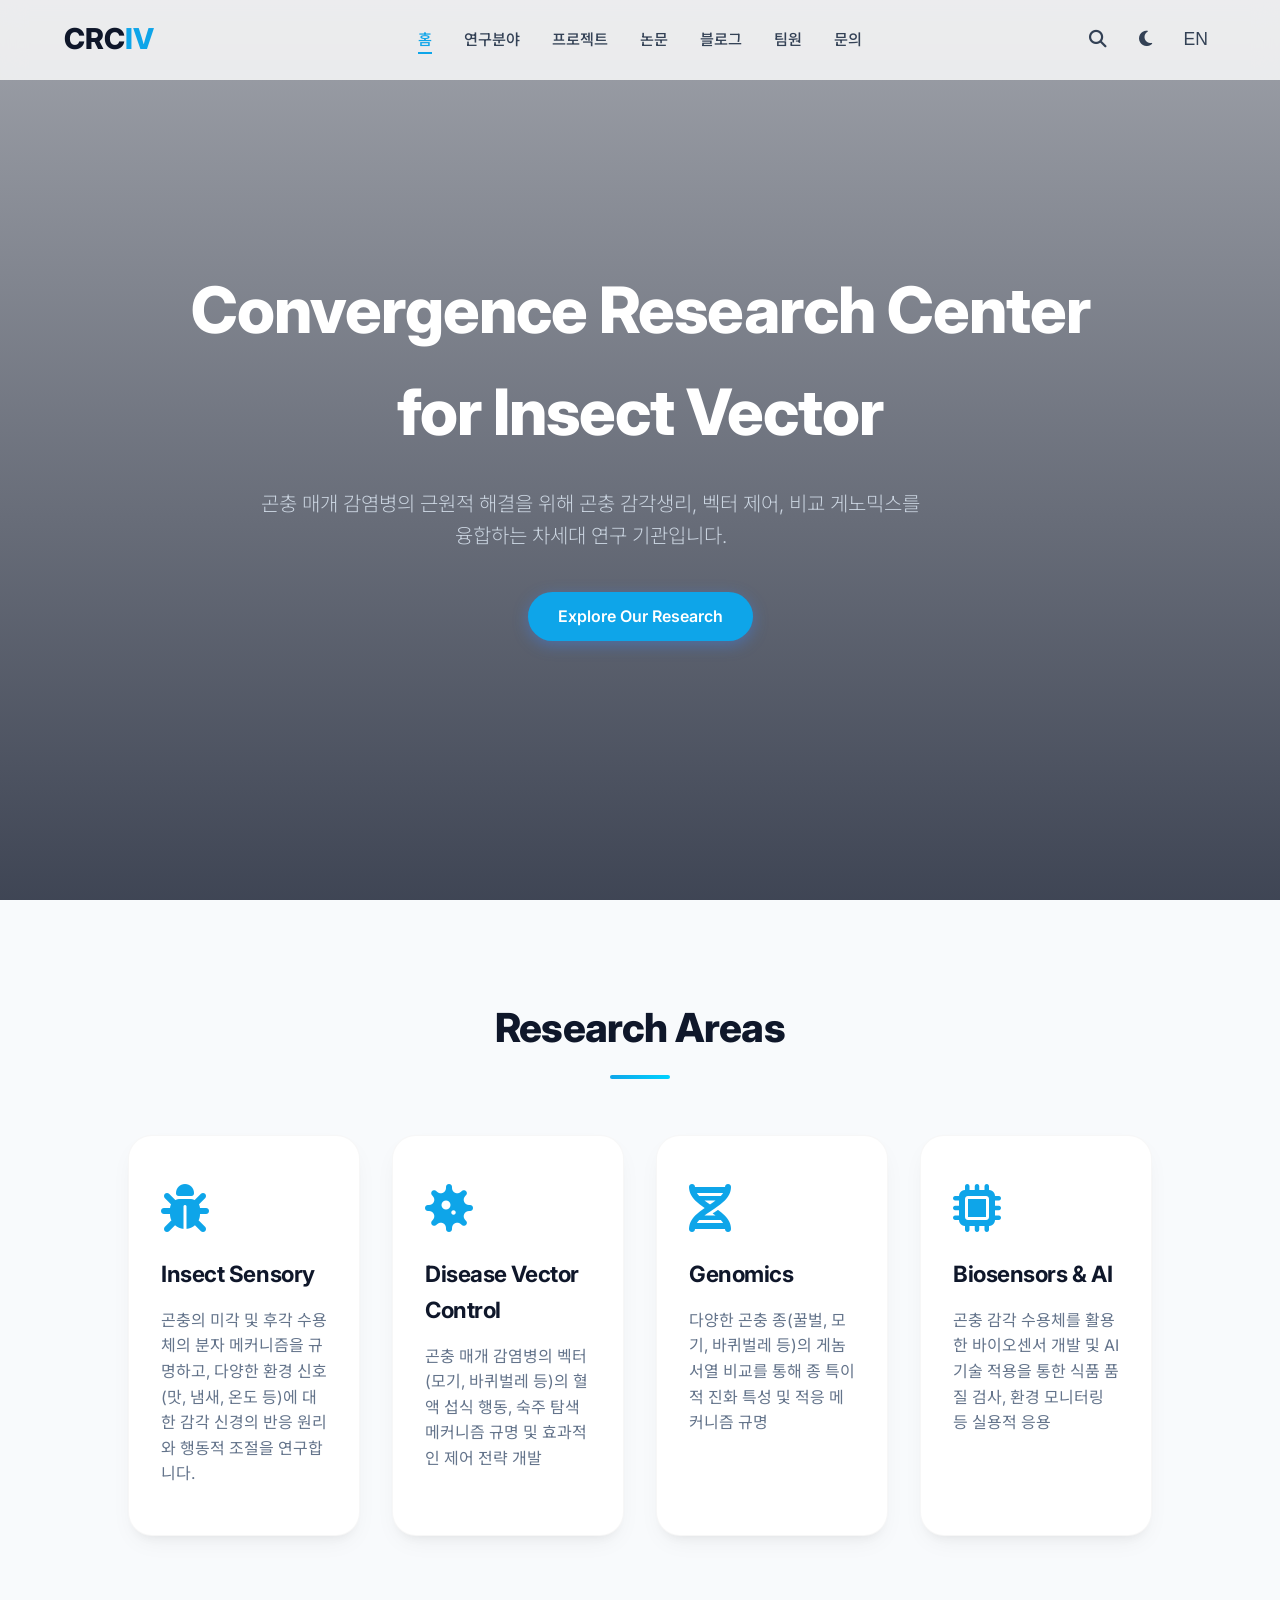
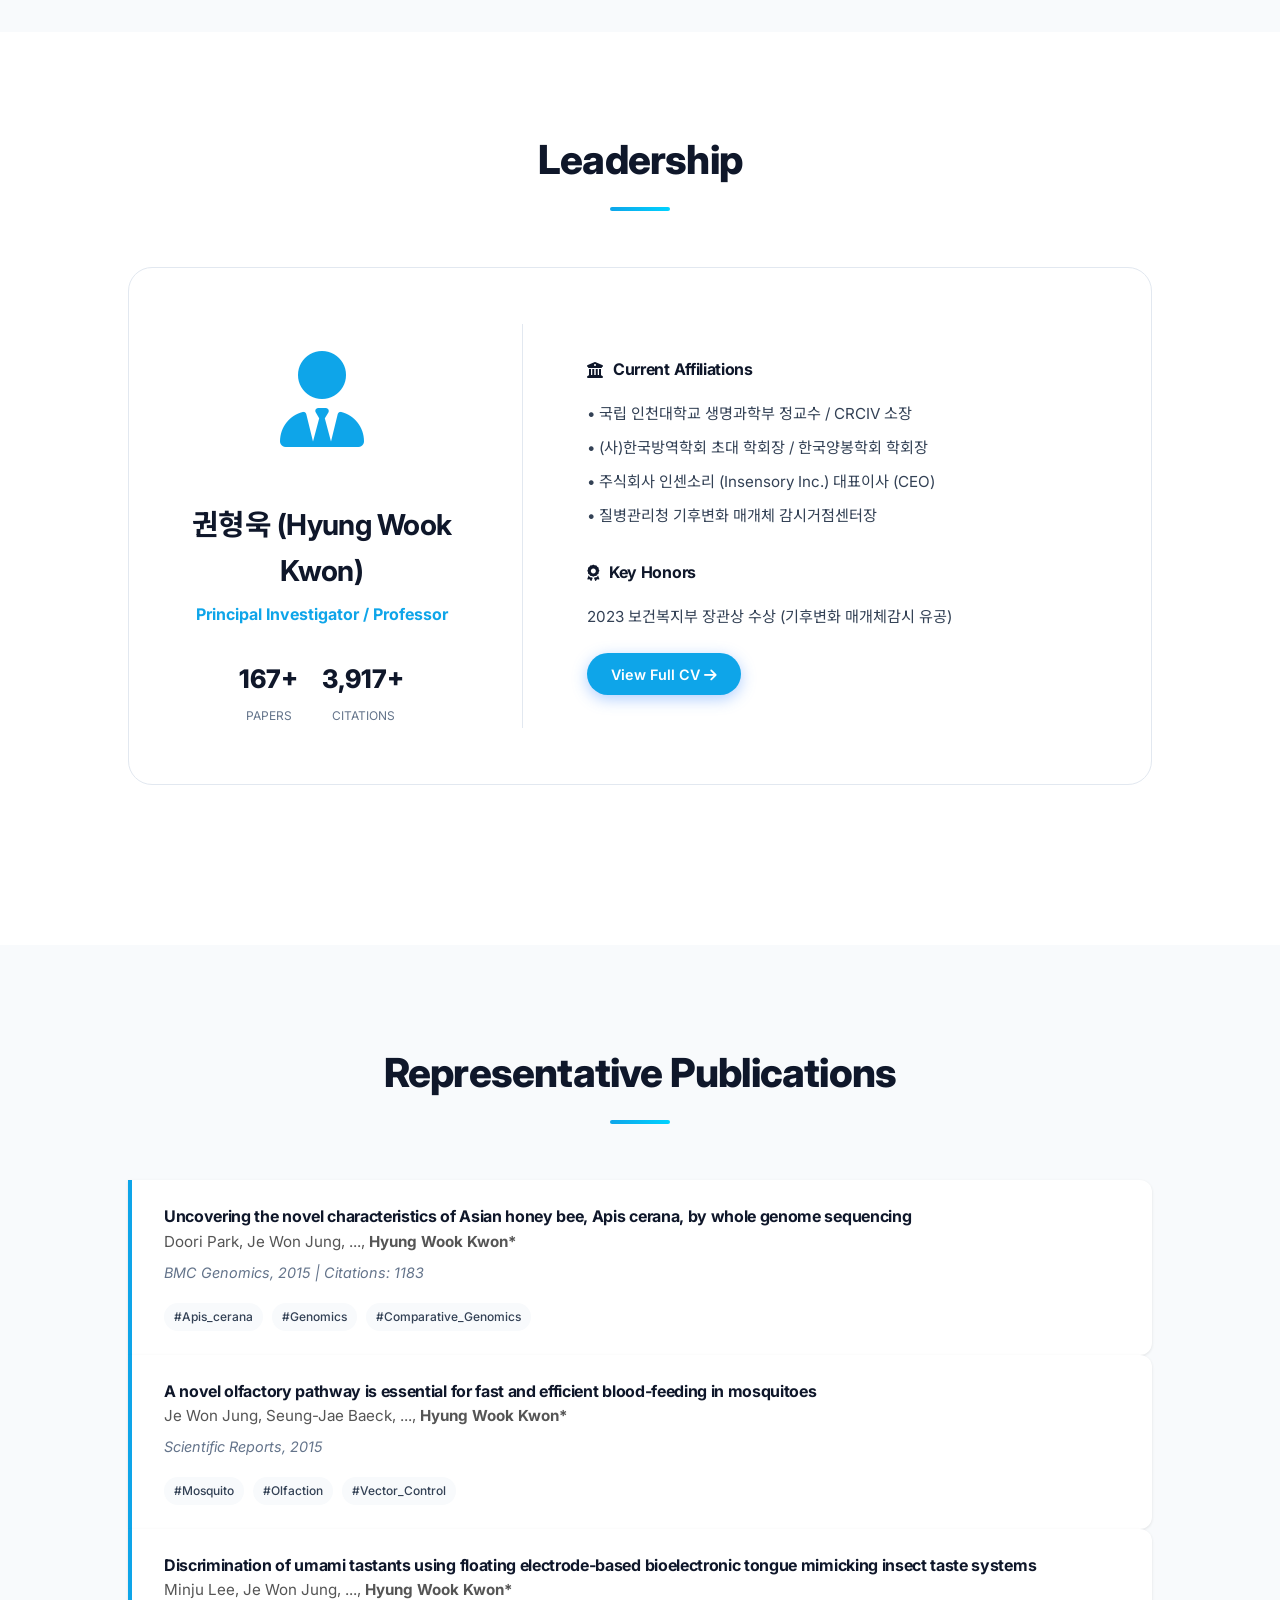
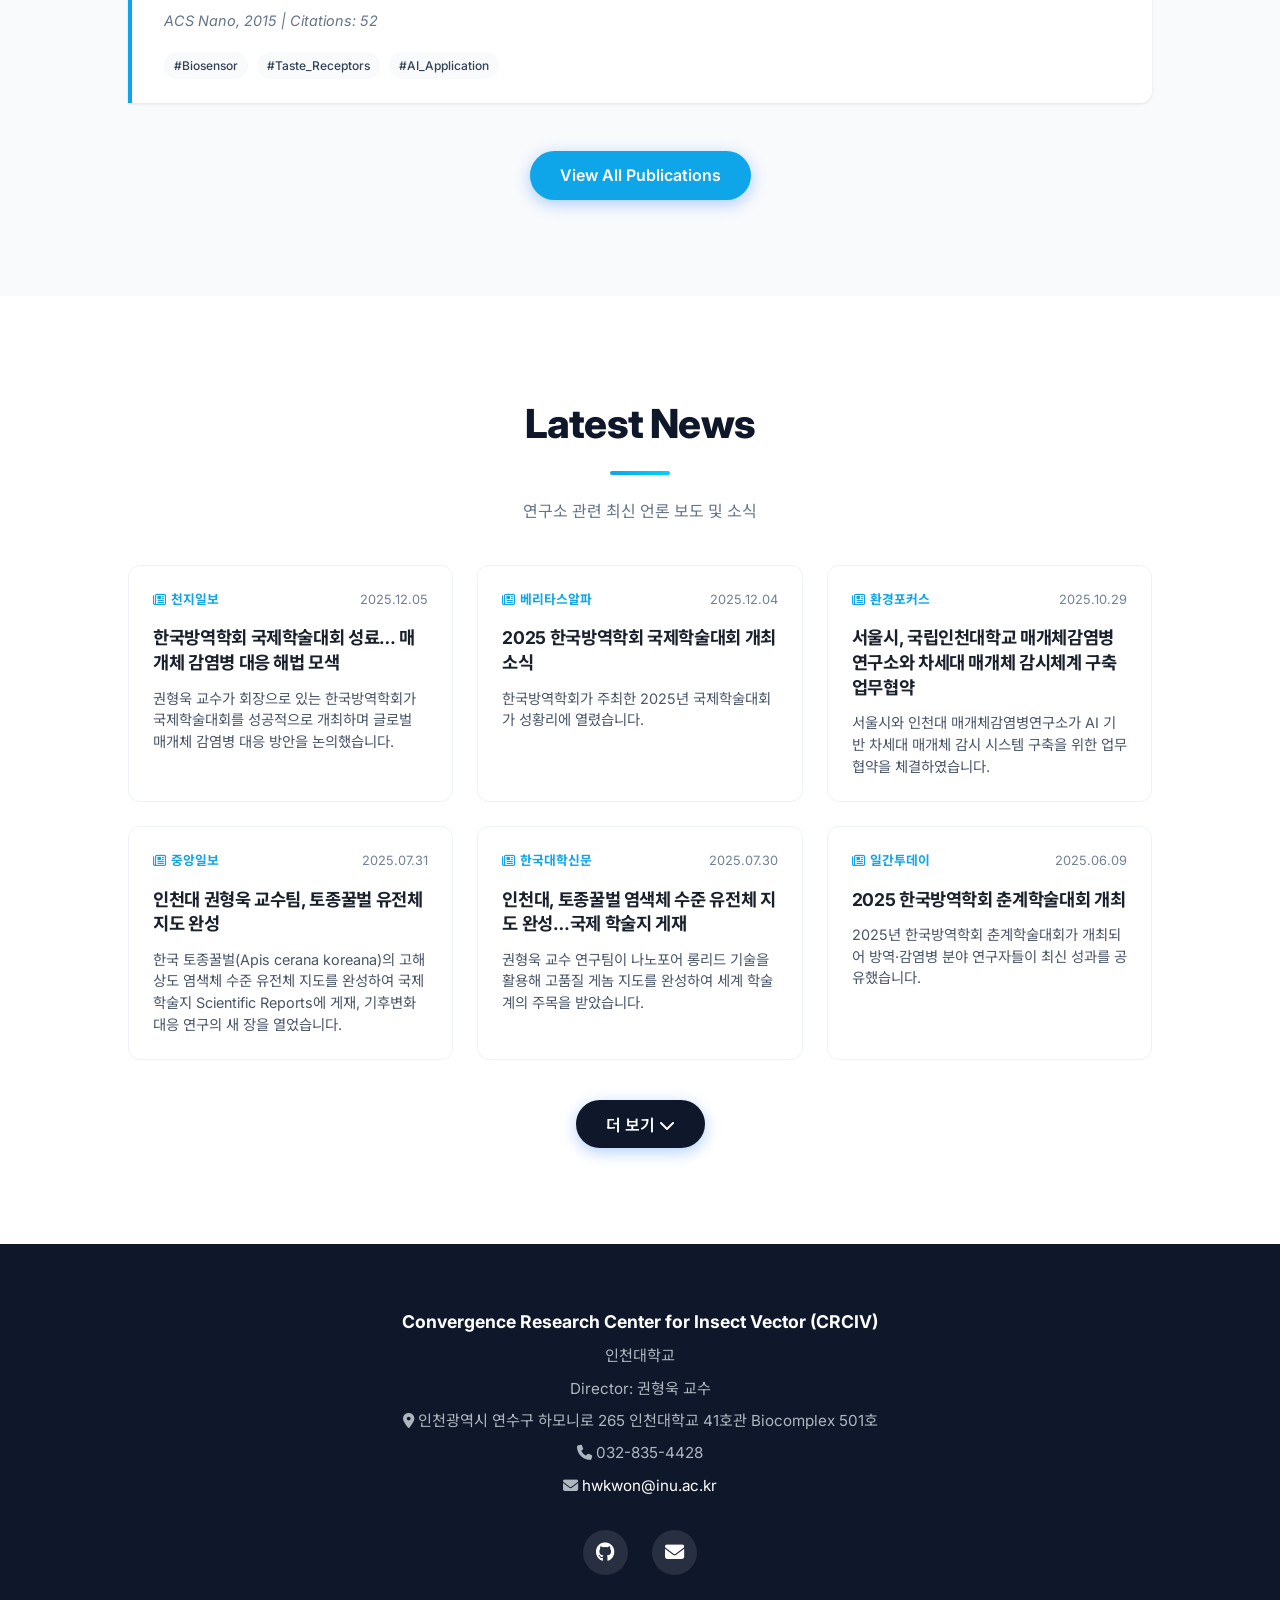
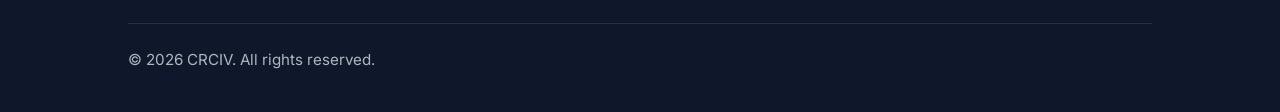
<file: index.html>
<!DOCTYPE html>
<html lang="ko">
<head>
    <meta charset="UTF-8">
    <meta name="viewport" content="width=device-width, initial-scale=1.0">
    <title>CRCIV | Convergence Research Center for Insect Vector</title>
    <!-- SEO Meta Tags -->
    <meta name="description" content="CRCIV (Convergence Research Center for Insect Vector) - 곤충 매개 감염병 해결을 위한 차세대 연구 기관. 곤충 감각생리, 벡터 제어, 비교 게노믹스 융합 연구.">
    <meta name="keywords" content="CRCIV, 곤충매개, 감염병, 권형욱, 인천대, 모기, 꿀벌, 게노믹스, 바이오센서">
    <meta property="og:title" content="CRCIV | Convergence Research Center for Insect Vector">
    <meta property="og:description" content="곤충 매개 감염병 해결을 위한 차세대 연구 기관. 곤충 감각생리, 벡터 제어, 비교 게노믹스 융합 연구.">
    <meta property="og:type" content="website">

    <!-- Styles -->
    <link rel="stylesheet" href="https://cdnjs.cloudflare.com/ajax/libs/font-awesome/6.4.0/css/all.min.css">
    <link rel="stylesheet" href="assets/css/style.css">
</head>
<body>

    <!-- Header / Nav -->
    <header></header>

    <!-- Hero Section -->
    <section id="home" class="hero">
        <video autoplay muted loop playsinline class="hero-video">
            <source src="assets/video/hero_bg.mp4" type="video/mp4">
        </video>
        <div class="hero-overlay"></div>
        <div class="hero-content container">
            <h1>Convergence Research Center<br>for Insect Vector</h1>
            <p>곤충 매개 감염병의 근원적 해결을 위해 곤충 감각생리, 벡터 제어, 비교 게노믹스를<br>융합하는 차세대 연구 기관입니다.</p>
            <a href="#research" class="btn btn-primary">Explore Our Research</a>
        </div>
    </section>

    <!-- Research Section -->
    <section id="research" class="bg-gray">
        <h2 class="section-title">Research Areas</h2>
        <div class="grid-4" id="research-grid">
            <!-- Dynamic Content -->
        </div>
    </section>

    <style>
        .pi-brief-card {
            background: var(--bg-light);
            border-radius: 24px;
            padding: 3.5rem;
            border: 1px solid var(--border-color);
            display: grid;
            grid-template-columns: 1fr 1.5fr;
            gap: 4rem;
            align-items: center;
            margin-bottom: 4rem;
        }
        .pi-brief-sidebar {
            text-align: center;
            border-right: 1px solid var(--border-color);
            padding-right: 4rem;
        }
        @media (max-width: 992px) {
            .pi-brief-card {
                grid-template-columns: 1fr;
                padding: 2rem;
                gap: 2rem;
            }
            .pi-brief-sidebar {
                border-right: none;
                border-bottom: 1px solid var(--border-color);
                padding-right: 0;
                padding-bottom: 2rem;
            }
        }
    </style>

    <section id="members" class="container" style="padding-top: 6rem; padding-bottom: 6rem;">
        <h2 class="section-title">Leadership</h2>
        <div class="pi-brief-card">
            <div class="pi-brief-sidebar">
                <div style="font-size: 6rem; color: var(--accent-color); margin-bottom: 1.5rem;"><i class="fas fa-user-tie"></i></div>
                <h3 style="font-size: 1.8rem; margin-bottom: 0.5rem;">권형욱 (Hyung Wook Kwon)</h3>
                <p style="color: var(--accent-color); font-weight: 700; margin-bottom: 2rem;">Principal Investigator / Professor</p>
                <div style="display: flex; justify-content: center; gap: 1.5rem; font-size: 1.1rem;">
                    <div style="text-align: center;">
                        <span style="display: block; font-size: 1.6rem; font-weight: 800; color: var(--primary-color);">167+</span>
                        <span style="font-size: 0.75rem; color: var(--text-muted); text-transform: uppercase;">Papers</span>
                    </div>
                    <div style="text-align: center;">
                        <span style="display: block; font-size: 1.6rem; font-weight: 800; color: var(--primary-color);">3,917+</span>
                        <span style="font-size: 0.75rem; color: var(--text-muted); text-transform: uppercase;">Citations</span>
                    </div>
                </div>
            </div>
            <div class="pi-brief-content">
                <h4 style="margin-bottom: 1.2rem; color: var(--primary-color); display: flex; align-items: center; gap: 10px;"><i class="fas fa-university"></i> Current Affiliations</h4>
                <ul style="list-style: none; padding: 0; margin-bottom: 2rem;">
                    <li style="margin-bottom: 0.6rem; font-size: 0.95rem;">• 국립 인천대학교 생명과학부 정교수 / CRCIV 소장</li>
                    <li style="margin-bottom: 0.6rem; font-size: 0.95rem;">• (사)한국방역학회 초대 학회장 / 한국양봉학회 학회장</li>
                    <li style="margin-bottom: 0.6rem; font-size: 0.95rem;">• 주식회사 인센소리 (Insensory Inc.) 대표이사 (CEO)</li>
                    <li style="margin-bottom: 0.6rem; font-size: 0.95rem;">• 질병관리청 기후변화 매개체 감시거점센터장</li>
                </ul>
                <h4 style="margin-bottom: 1.2rem; color: var(--primary-color); display: flex; align-items: center; gap: 10px;"><i class="fas fa-award"></i> Key Honors</h4>
                <p style="font-size: 0.95rem; color: var(--text-main); margin-bottom: 1.5rem;">2023 보건복지부 장관상 수상 (기후변화 매개체감시 유공)</p>
                <a href="team.html" class="btn btn-primary" style="padding: 0.6rem 1.5rem; font-size: 0.9rem;">View Full CV <i class="fas fa-arrow-right"></i></a>
            </div>
        </div>
    </section>

    <!-- Publications Section -->
    <section id="publications" class="bg-gray">
        <h2 class="section-title">Representative Publications</h2>
        <div class="pub-list">
            <div class="pub-item fade-up">
                <h4>Uncovering the novel characteristics of Asian honey bee, Apis cerana, by whole genome sequencing</h4>
                <div class="authors">Doori Park, Je Won Jung, ..., <strong>Hyung Wook Kwon*</strong></div>
                <div class="venue">BMC Genomics, 2015 | Citations: 1183</div>
                <div>
                    <span class="tag">#Apis_cerana</span>
                    <span class="tag">#Genomics</span>
                    <span class="tag">#Comparative_Genomics</span>
                </div>
            </div>
            <div class="pub-item fade-up">
                <h4>A novel olfactory pathway is essential for fast and efficient blood-feeding in mosquitoes</h4>
                <div class="authors">Je Won Jung, Seung-Jae Baeck, ..., <strong>Hyung Wook Kwon*</strong></div>
                <div class="venue">Scientific Reports, 2015</div>
                <div>
                    <span class="tag">#Mosquito</span>
                    <span class="tag">#Olfaction</span>
                    <span class="tag">#Vector_Control</span>
                </div>
            </div>
            <div class="pub-item fade-up">
                <h4>Discrimination of umami tastants using floating electrode-based bioelectronic tongue mimicking insect taste systems</h4>
                <div class="authors">Minju Lee, Je Won Jung, ..., <strong>Hyung Wook Kwon*</strong></div>
                <div class="venue">ACS Nano, 2015 | Citations: 52</div>
                <div>
                    <span class="tag">#Biosensor</span>
                    <span class="tag">#Taste_Receptors</span>
                    <span class="tag">#AI_Application</span>
                </div>
            </div>
        </div>
        <div style="text-align: center; margin-top: 3rem;">
            <a href="publications.html" class="btn btn-primary">View All Publications</a>
        </div>
    </section>

    <!-- News Section -->
    <section id="news" class="bg-white">
        <h2 class="section-title">Latest News</h2>
        <p style="text-align:center; color: var(--text-muted); margin-bottom: 2.5rem; margin-top: -2rem;">연구소 관련 최신 언론 보도 및 소식</p>
        <div class="news-container">
            <div class="news-grid" id="news-container">
                <!-- News cards will be injected here -->
            </div>
            <div style="text-align: center; margin-top: 2.5rem;">
                <button id="news-more-btn" class="btn btn-primary" style="background: var(--primary-color);">더 보기 <i class="fas fa-chevron-down"></i></button>
            </div>
        </div>
    </section>

    <!-- Footer / Contact -->
    <footer></footer>

    <!-- Scripts -->
    <script src="assets/js/lab_info.js"></script>
    <script src="assets/js/research_data.js"></script>
    <script src="news_data.js"></script>
    <script src="assets/js/layout.js"></script>
    <script src="assets/js/main.js"></script>
    
    <script>
        document.addEventListener('DOMContentLoaded', () => {
            const newsContainer = document.getElementById('news-container');
            const moreBtn = document.getElementById('news-more-btn');
            const PAGE_SIZE = 6;
            let shown = 0;

            function renderNews() {
                if (!newsContainer || typeof newsData === 'undefined') return;
                
                const batch = newsData.slice(shown, shown + PAGE_SIZE);
                batch.forEach(item => {
                    const card = document.createElement('div');
                    card.className = 'news-card fade-up';
                    card.innerHTML = `
                        <div class="news-header">
                            <span class="news-source"><i class="far fa-newspaper"></i> ${item.source}</span>
                            <span class="news-date">${item.date}</span>
                        </div>
                        <a href="${item.link}" target="_blank" class="news-title">
                            <h3>${item.title}</h3>
                        </a>
                        <p class="news-summary">${item.summary}</p>
                    `;
                    newsContainer.appendChild(card);
                });
                shown += batch.length;
                if (shown >= newsData.length) {
                    moreBtn.style.display = 'none';
                }
                
                // Re-trigger scroll observer for new items
                if (typeof initScrollAnimations === 'function') {
                    initScrollAnimations();
                }
            }

            if (newsContainer && typeof newsData !== 'undefined') {
                renderNews();
                moreBtn.addEventListener('click', renderNews);
            }
        });
    </script>
</body>
</html>
</file>
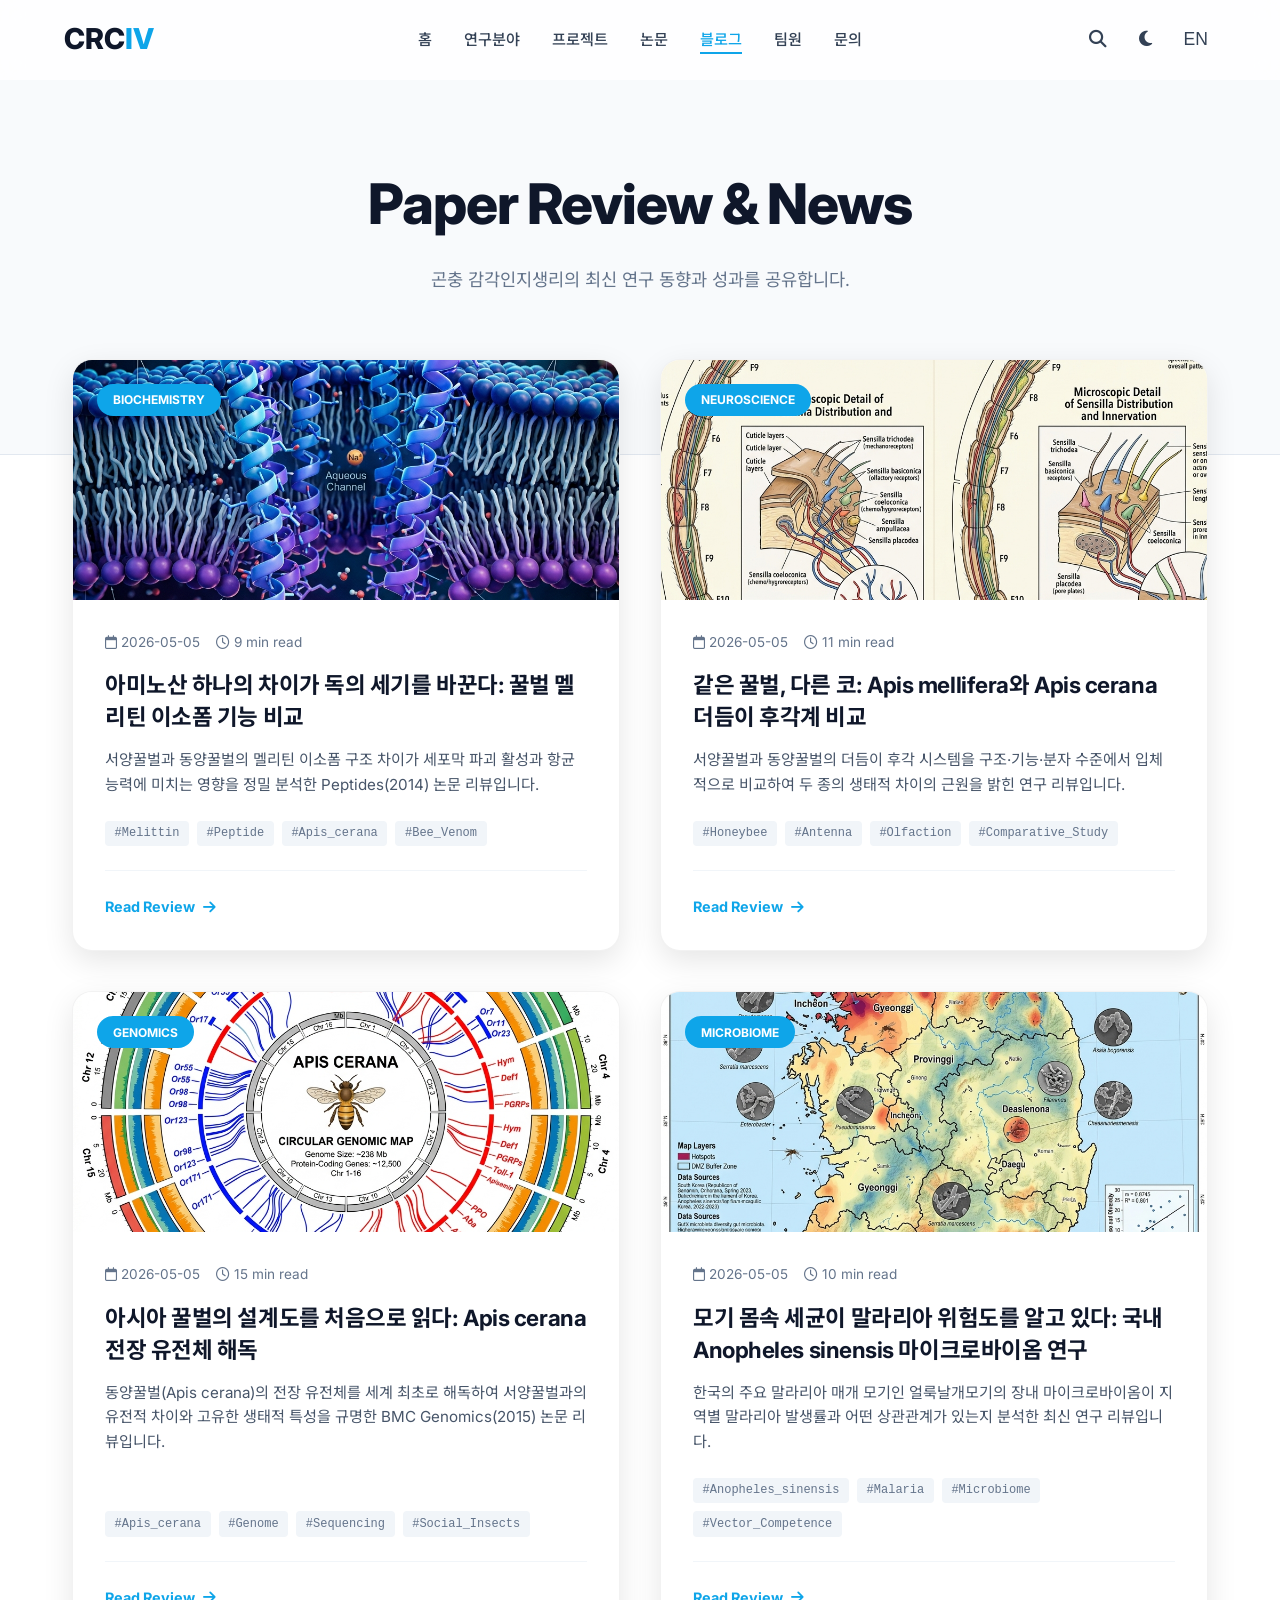
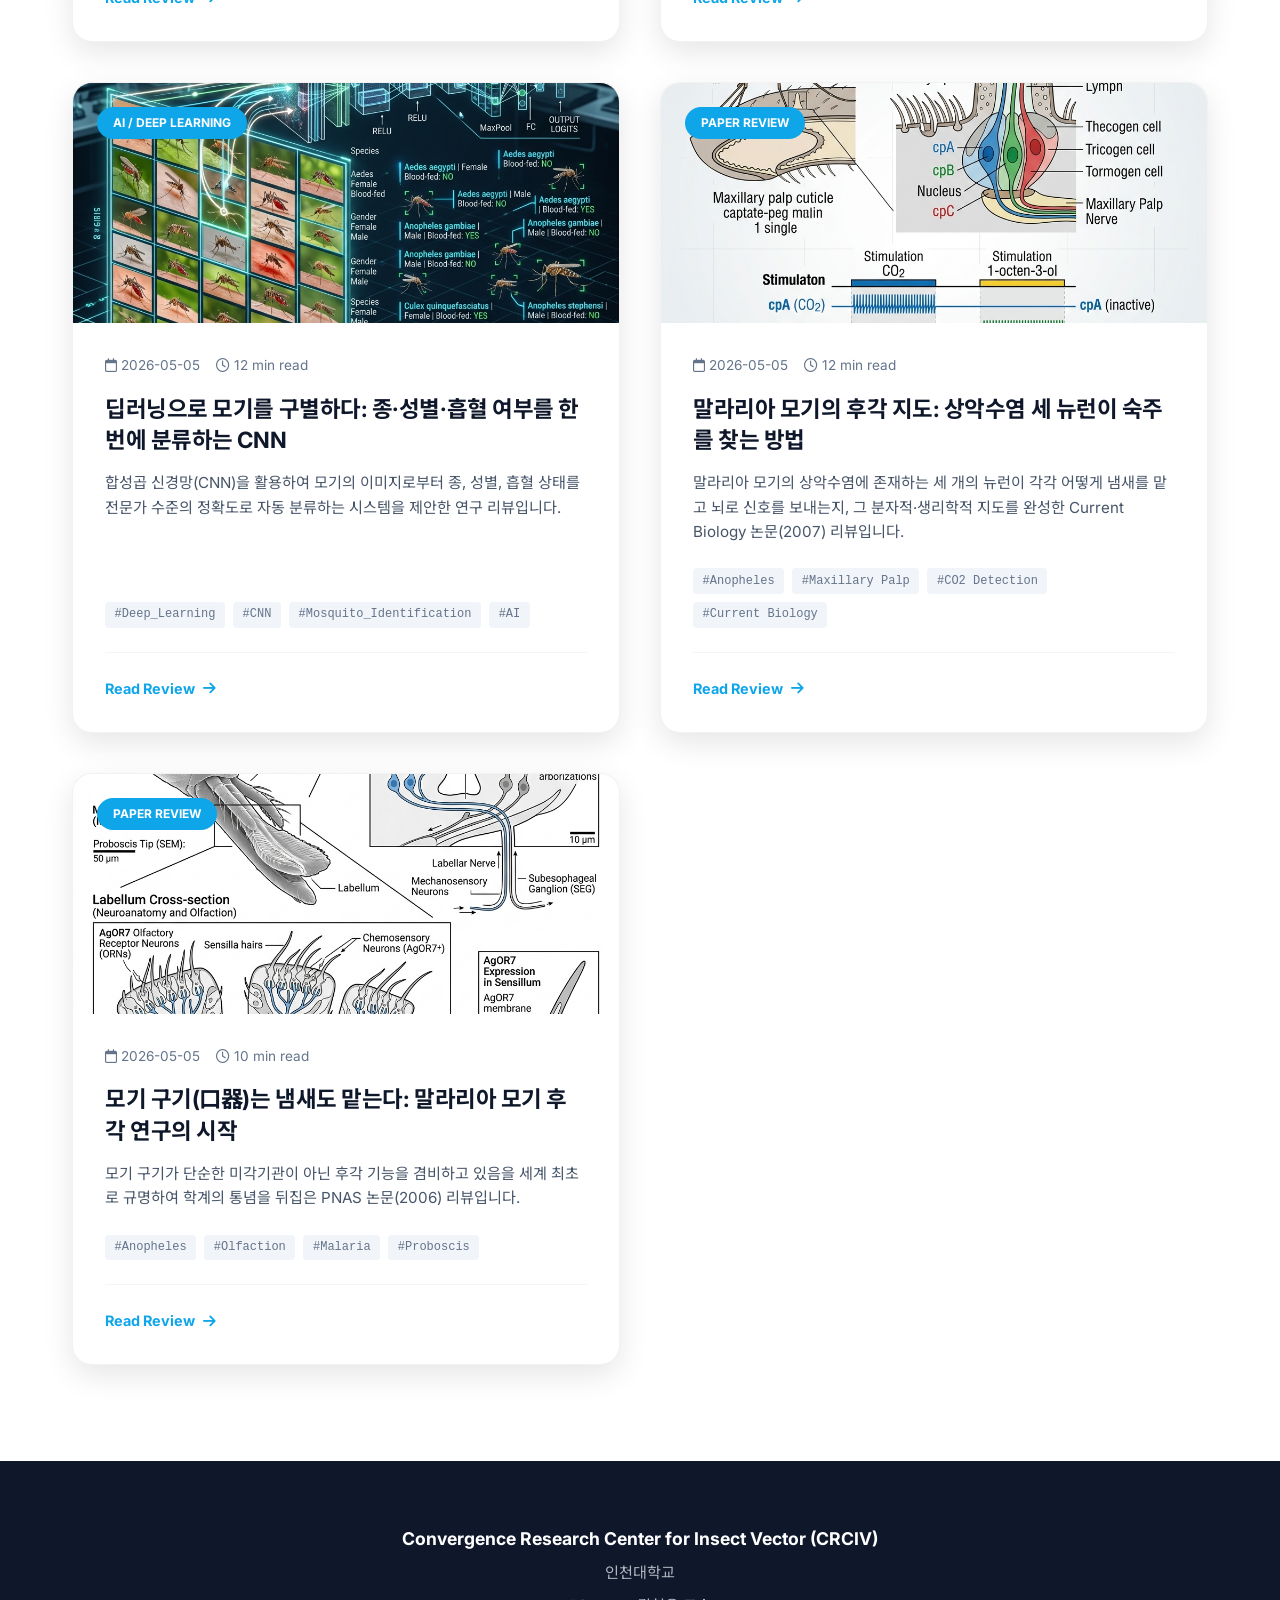
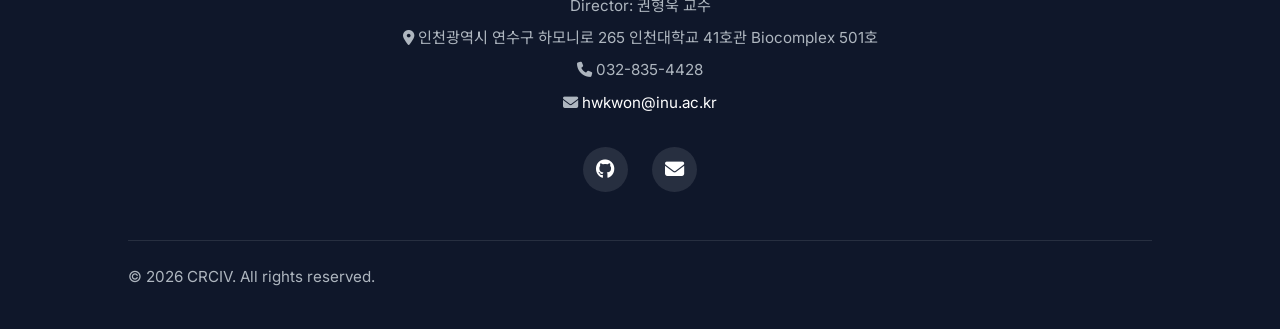
<file: blog.html>
<!DOCTYPE html>
<html lang="ko">
<head>
    <meta charset="UTF-8">
    <meta name="viewport" content="width=device-width, initial-scale=1.0">
    <title>Blog | CRCIV</title>
    <!-- Styles -->
    <link rel="stylesheet" href="https://cdnjs.cloudflare.com/ajax/libs/font-awesome/6.4.0/css/all.min.css">
    <link rel="stylesheet" href="assets/css/style.css">
    <style>
        .blog-hero {
            background: var(--bg-gray);
            color: var(--primary-color);
            padding: 10rem 2rem 8rem;
            text-align: center;
            border-bottom: 1px solid #e2e8f0;
        }
        
        .blog-hero h1 {
            font-size: 3.5rem;
            font-weight: 800;
            margin-bottom: 1rem;
        }

        
        .blog-grid {
            display: grid;
            grid-template-columns: repeat(auto-fill, minmax(400px, 1fr));
            gap: 2.5rem;
            max-width: 1200px;
            margin: -6rem auto 6rem;
            padding: 0 2rem;
            z-index: 10;
            position: relative;
        }
        
        .blog-card {
            background: white;
            border-radius: 20px;
            overflow: hidden;
            box-shadow: 0 10px 30px rgba(0,0,0,0.1);
            transition: all 0.3s ease;
            display: flex;
            flex-direction: column;
            border: 1px solid rgba(0,0,0,0.05);
        }
        
        .blog-card:hover {
            transform: translateY(-12px);
            box-shadow: 0 20px 40px rgba(0,0,0,0.15);
        }
        
        .blog-image {
            width: 100%;
            height: 240px;
            overflow: hidden;
            position: relative;
        }
        
        .blog-image img {
            width: 100%;
            height: 100%;
            object-fit: cover;
            transition: transform 0.5s ease;
        }
        
        .blog-card:hover .blog-image img {
            transform: scale(1.1);
        }
        
        .blog-category {
            position: absolute;
            top: 1.5rem;
            left: 1.5rem;
            background: var(--accent-color);
            color: white;
            padding: 0.4rem 1rem;
            border-radius: 30px;
            font-size: 0.75rem;
            font-weight: 700;
            text-transform: uppercase;
        }
        
        .blog-content {
            padding: 2rem;
            flex-grow: 1;
            display: flex;
            flex-direction: column;
        }
        
        .blog-meta {
            display: flex;
            align-items: center;
            gap: 1rem;
            font-size: 0.85rem;
            color: #64748b;
            margin-bottom: 1rem;
        }
        
        .blog-card h3 {
            font-size: 1.4rem;
            margin-bottom: 1rem;
            line-height: 1.4;
            color: #0f172a;
        }
        
        .blog-summary {
            font-size: 0.95rem;
            color: #475569;
            line-height: 1.6;
            margin-bottom: 1.5rem;
            flex-grow: 1;
        }
        
        .blog-tags {
            display: flex;
            flex-wrap: wrap;
            gap: 0.5rem;
            margin-bottom: 1.5rem;
        }
        
        .blog-tag {
            font-size: 0.75rem;
            background: #f1f5f9;
            color: #64748b;
            padding: 0.2rem 0.6rem;
            border-radius: 4px;
            font-family: 'Courier New', Courier, monospace;
        }
        
        .blog-footer {
            padding-top: 1.5rem;
            border-top: 1px solid #f1f5f9;
            display: flex;
            justify-content: space-between;
            align-items: center;
        }
        
        .read-more {
            color: var(--accent-color);
            font-weight: 700;
            font-size: 0.9rem;
            display: flex;
            align-items: center;
            gap: 0.5rem;
        }
        
        @media (max-width: 768px) {
            .blog-grid {
                grid-template-columns: 1fr;
            }
        }
    </style>
</head>
<body>
    <header></header>


    <section class="blog-hero">
        <h1>Paper Review & News</h1>
        <p class="subtitle">곤충 감각인지생리의 최신 연구 동향과 성과를 공유합니다.</p>
    </section>

    <div class="blog-grid" id="blog-container">
        <!-- Posts will be injected here -->
    </div>

    <footer></footer>


    <script src="assets/js/lab_info.js"></script>
    <script src="assets/js/layout.js"></script>
    <script src="blog_data.js"></script>

    <script>
        document.addEventListener('DOMContentLoaded', () => {
            const container = document.getElementById('blog-container');
            
            blogData.forEach(post => {
                const isExternal = post.link.startsWith('http');
                const target = isExternal ? 'target="_blank"' : '';
                const linkText = isExternal ? 'Full Paper' : 'Read Review';
                
                const card = document.createElement('div');
                card.className = 'blog-card';
                card.style.cursor = 'pointer';
                card.onclick = () => window.location.href = post.link;
                
                card.innerHTML = `
                    <div class="blog-image">
                        <img src="${post.image}" alt="${post.title}">
                        <div class="blog-category">${post.category}</div>
                    </div>
                    <div class="blog-content">
                        <div class="blog-meta">
                            <span><i class="far fa-calendar"></i> ${post.date}</span>
                            <span><i class="far fa-clock"></i> ${post.readTime}</span>
                        </div>
                        <h3>${post.title}</h3>
                        <p class="blog-summary">${post.summary}</p>
                        <div class="blog-tags">
                            ${post.tags.map(tag => `<span class="blog-tag">#${tag}</span>`).join('')}
                        </div>
                        <div class="blog-footer">
                            <a href="${post.link}" ${target} class="read-more">
                                ${linkText} <i class="fas fa-arrow-right"></i>
                            </a>
                        </div>
                    </div>
                `;
                container.appendChild(card);
            });

        });
    </script>
</body>
</html>
</file>
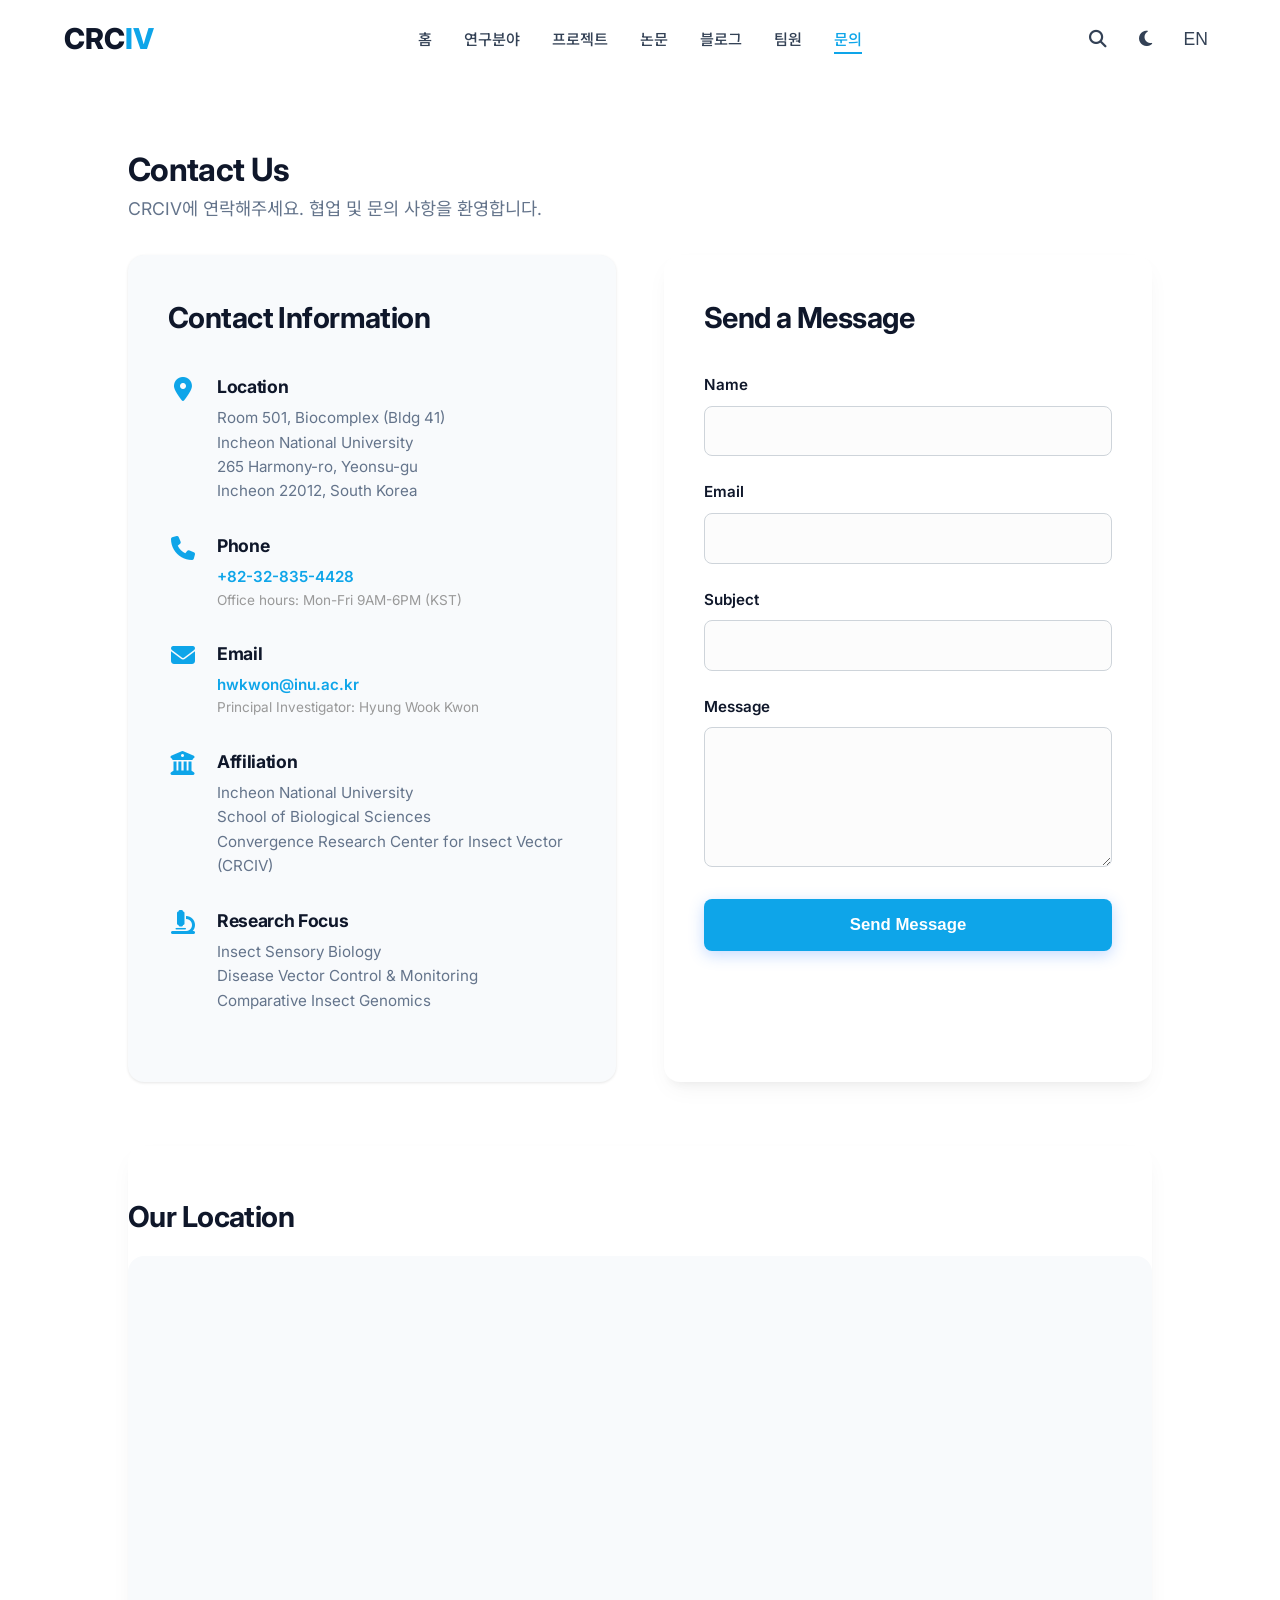
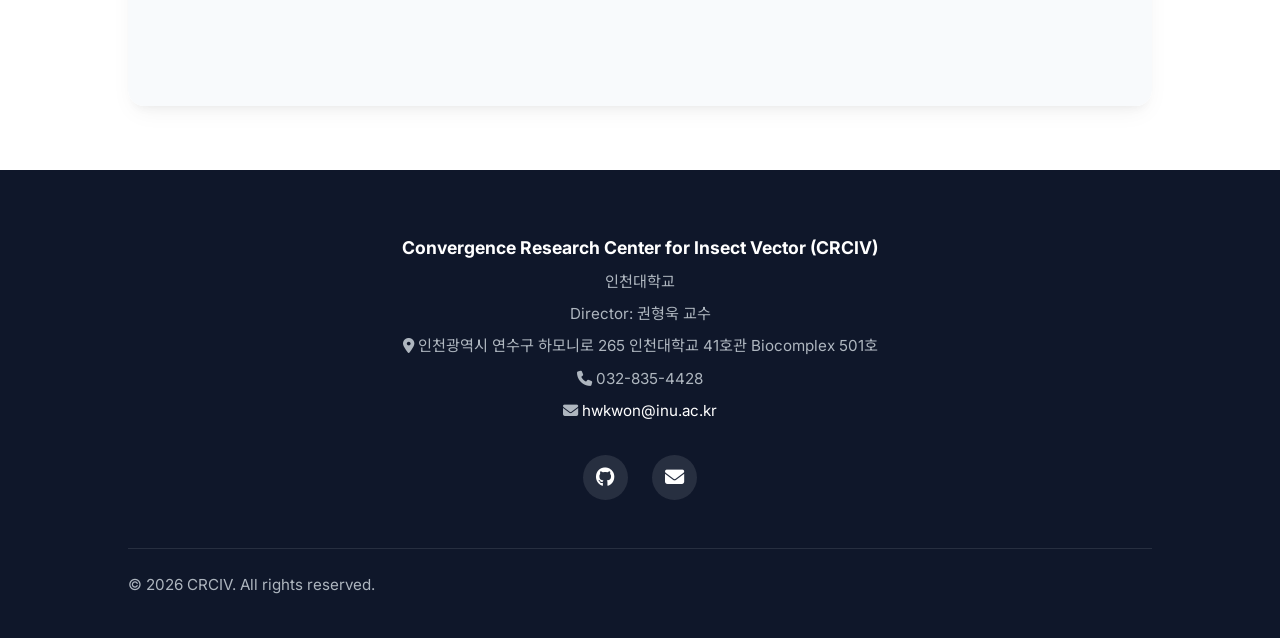
<file: contact.html>
<!DOCTYPE html>
<html lang="ko">
<head>
    <meta charset="UTF-8">
    <meta name="viewport" content="width=device-width, initial-scale=1.0">
    <title>Contact | CRCIV</title>
    <!-- SEO Meta Tags -->
    <meta name="description" content="Contact CRCIV for collaboration, inquiries, or joining our research team at Incheon National University.">
    <meta name="keywords" content="Contact, CRCIV, Incheon National University, 인천대학교, 매개체감염병연구소">
    <meta property="og:title" content="Contact Us | CRCIV">
    <meta property="og:description" content="Contact CRCIV for collaboration, inquiries, or joining our research team at Incheon National University.">
    <meta property="og:type" content="website">

    <!-- Styles -->
    <link rel="stylesheet" href="https://cdnjs.cloudflare.com/ajax/libs/font-awesome/6.4.0/css/all.min.css">
    <link rel="stylesheet" href="assets/css/style.css">
</head>
<body>
    <header></header>


    <main>
        <h1>Contact Us</h1>
        <p class="subtitle">CRCIV에 연락해주세요. 협업 및 문의 사항을 환영합니다.</p>

        <div class="contact-container">
            <!-- Contact Information -->
            <div class="contact-info">
                <h2>Contact Information</h2>
                
                <div class="info-item">
                    <i class="fas fa-map-marker-alt"></i>
                    <div>
                        <h3>Location</h3>
                        <p>Room 501, Biocomplex (Bldg 41)<br>Incheon National University<br>265 Harmony-ro, Yeonsu-gu<br>Incheon 22012, South Korea</p>
                    </div>
                </div>

                <div class="info-item">
                    <i class="fas fa-phone"></i>
                    <div>
                        <h3>Phone</h3>
                        <p><a href="tel:+82328354428">+82-32-835-4428</a></p>
                        <p style="font-size: 0.85rem; color: #999;">Office hours: Mon-Fri 9AM-6PM (KST)</p>
                    </div>
                </div>

                <div class="info-item">
                    <i class="fas fa-envelope"></i>
                    <div>
                        <h3>Email</h3>
                        <p><a href="mailto:hwkwon@inu.ac.kr">hwkwon@inu.ac.kr</a></p>
                        <p style="font-size: 0.85rem; color: #999;">Principal Investigator: Hyung Wook Kwon</p>
                    </div>
                </div>

                <div class="info-item">
                    <i class="fas fa-university"></i>
                    <div>
                        <h3>Affiliation</h3>
                        <p>Incheon National University<br>School of Biological Sciences<br>Convergence Research Center for Insect Vector (CRCIV)</p>
                    </div>
                </div>

                <div class="info-item">
                    <i class="fas fa-microscope"></i>
                    <div>
                        <h3>Research Focus</h3>
                        <p>Insect Sensory Biology<br>Disease Vector Control & Monitoring<br>Comparative Insect Genomics</p>
                    </div>
                </div>
            </div>

            <!-- Contact Form -->
            <div class="contact-form">
                <h2>Send a Message</h2>
                <form id="contactForm">
                    <div class="form-group">
                        <label for="name">Name</label>
                        <input type="text" id="name" name="name" required>
                    </div>

                    <div class="form-group">
                        <label for="email">Email</label>
                        <input type="email" id="email" name="email" required>
                    </div>

                    <div class="form-group">
                        <label for="subject">Subject</label>
                        <input type="text" id="subject" name="subject" required>
                    </div>

                    <div class="form-group">
                        <label for="message">Message</label>
                        <textarea id="message" name="message" required></textarea>
                    </div>

                    <button type="submit" class="submit-btn">Send Message</button>
                </form>
            </div>
        </div>

        <!-- Map Section -->
        <div class="location-map">
            <h2 style="margin-top: 3rem; margin-bottom: 1rem;">Our Location</h2>
            <div class="map-placeholder">
                <iframe src="https://www.google.com/maps/embed?pb=!1m18!1m12!1m3!1d3167.3197607311746!2d126.63004557551062!3d37.375681137092984!2m3!1f0!2f0!3f0!3m2!1i1024!2i768!4f13.1!3m3!1m2!1s0x357b777a82862b51%3A0xc6c7b1bc0fcb3b64!2sIncheon%20National%20University%20Songdo%20Campus!5e0!3m2!1sen!2skr!4v1700000000000!5m2!1sen!2skr" allowfullscreen="" loading="lazy" referrerpolicy="no-referrer-when-downgrade"></iframe>
            </div>
        </div>
    </main>

    <footer></footer>


    <script src="assets/js/lab_info.js"></script>
    <script src="assets/js/layout.js"></script>
    <script src="assets/js/main.js"></script>

</body>
</html>
</file>
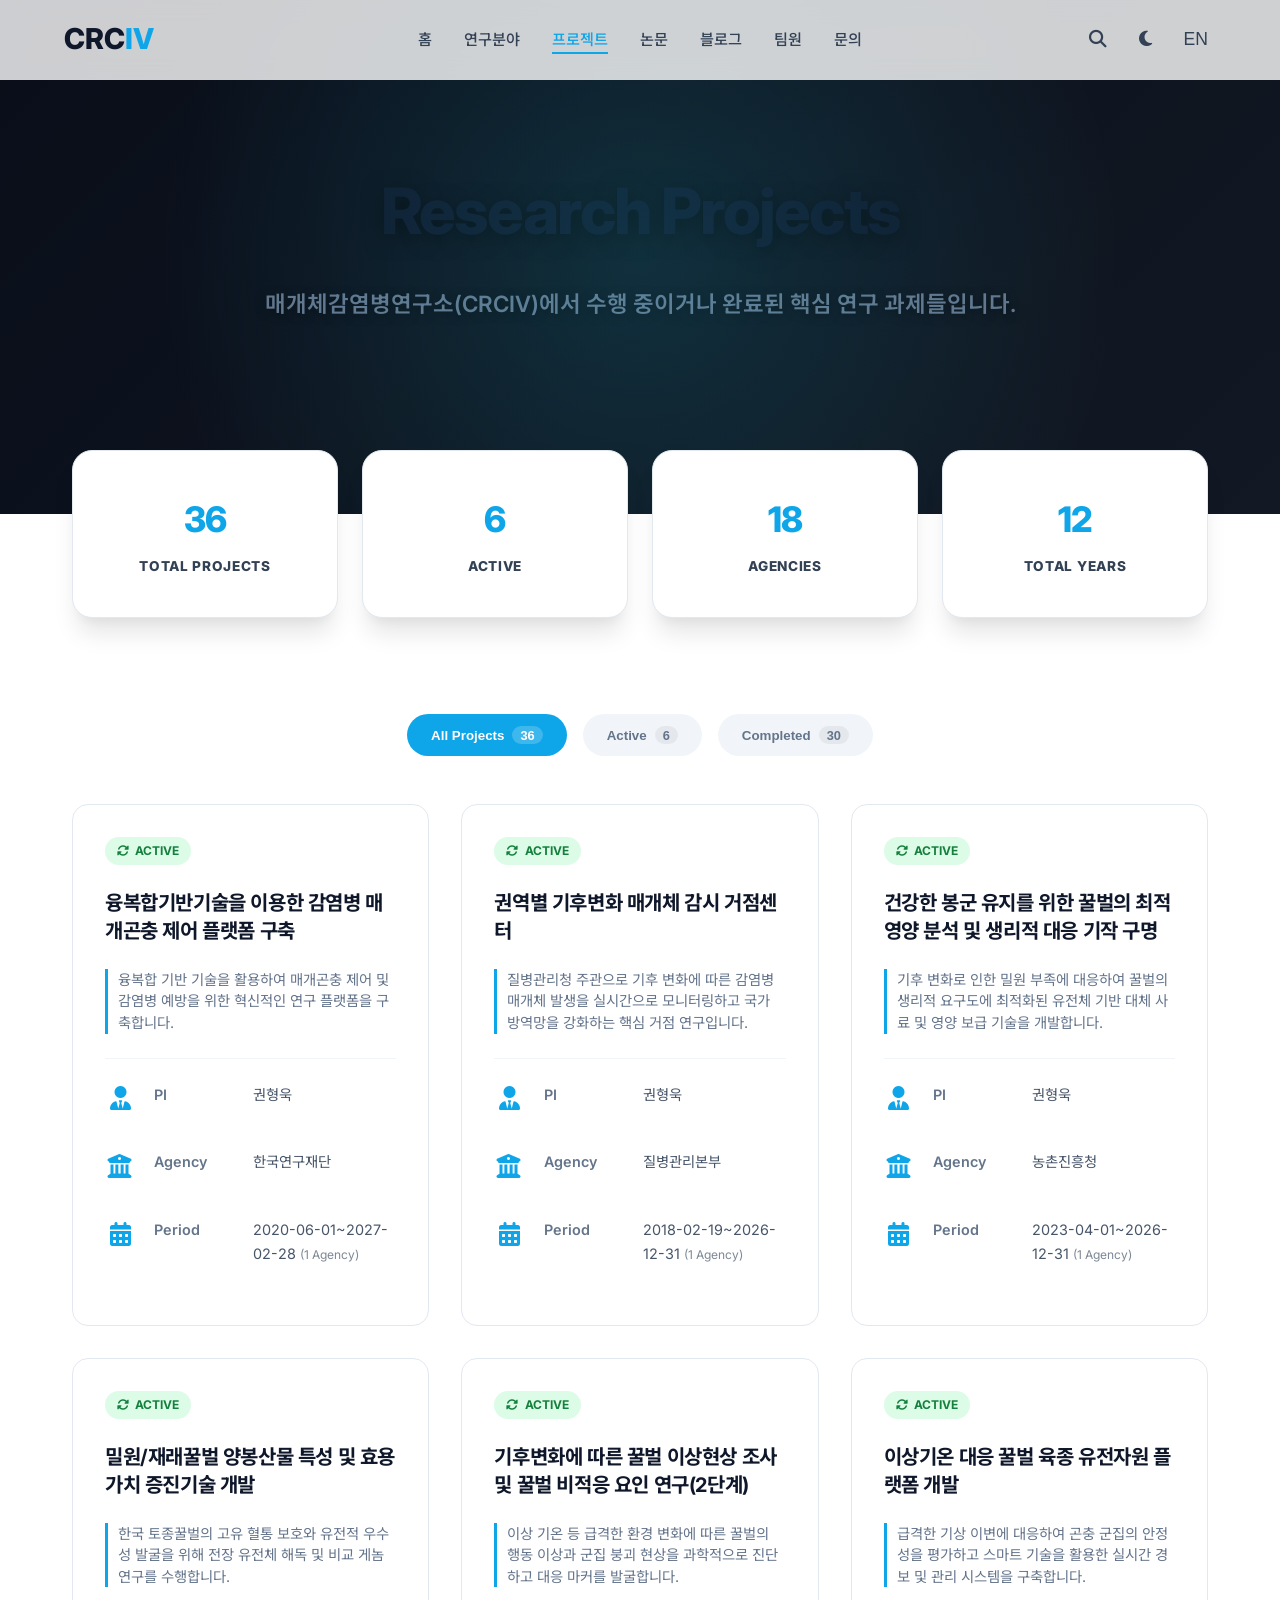
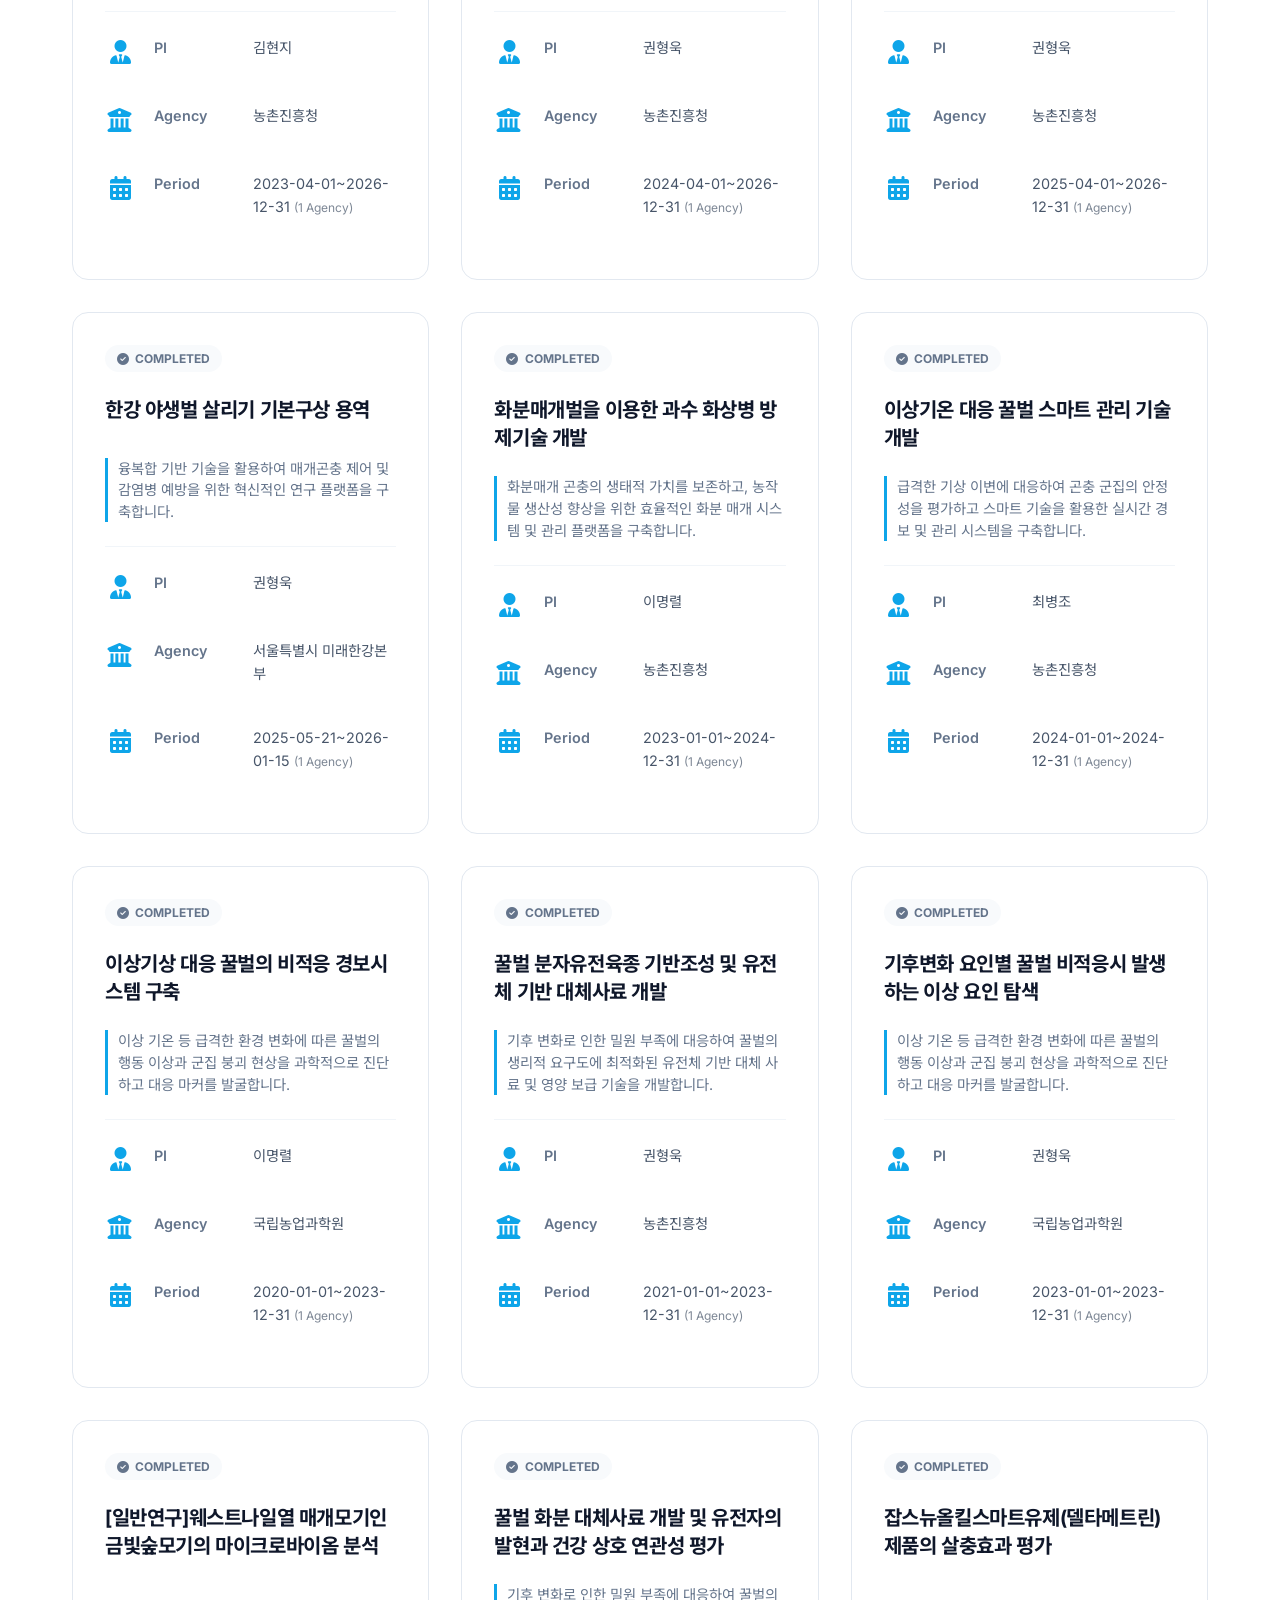
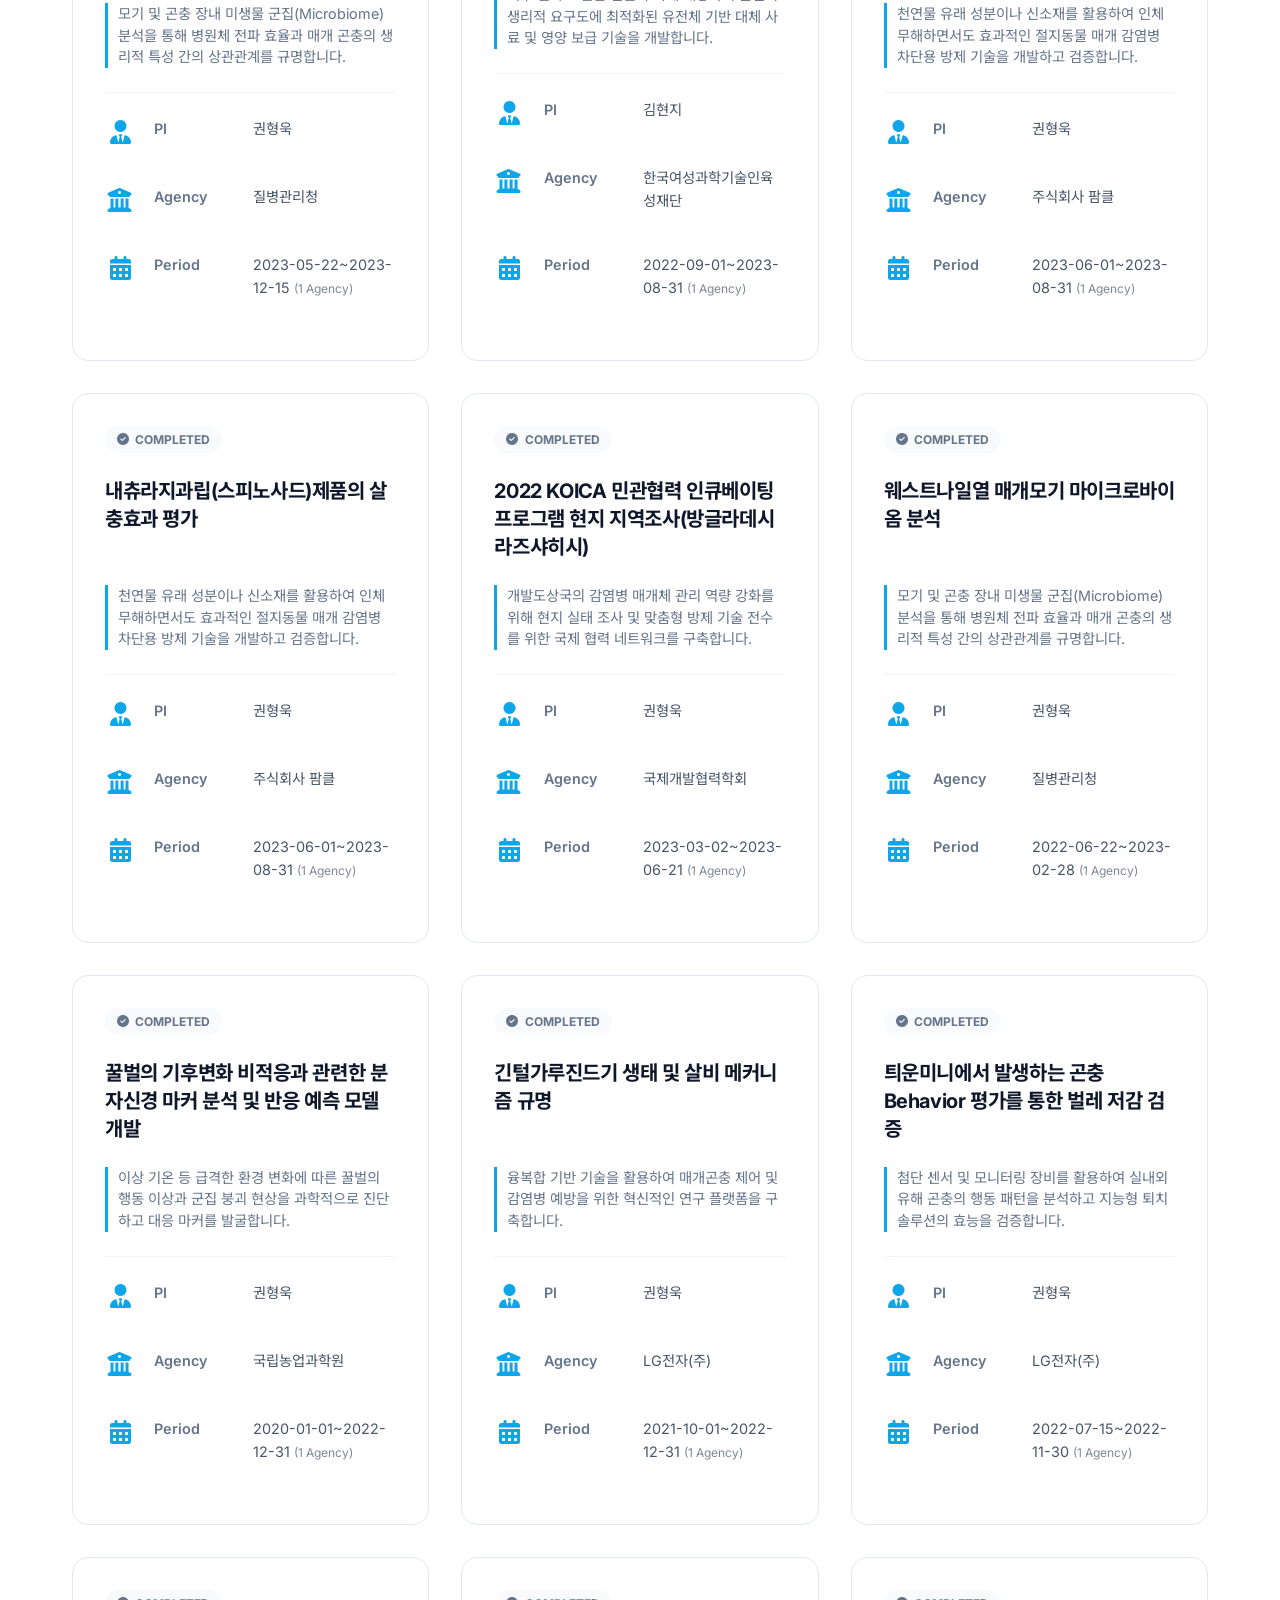
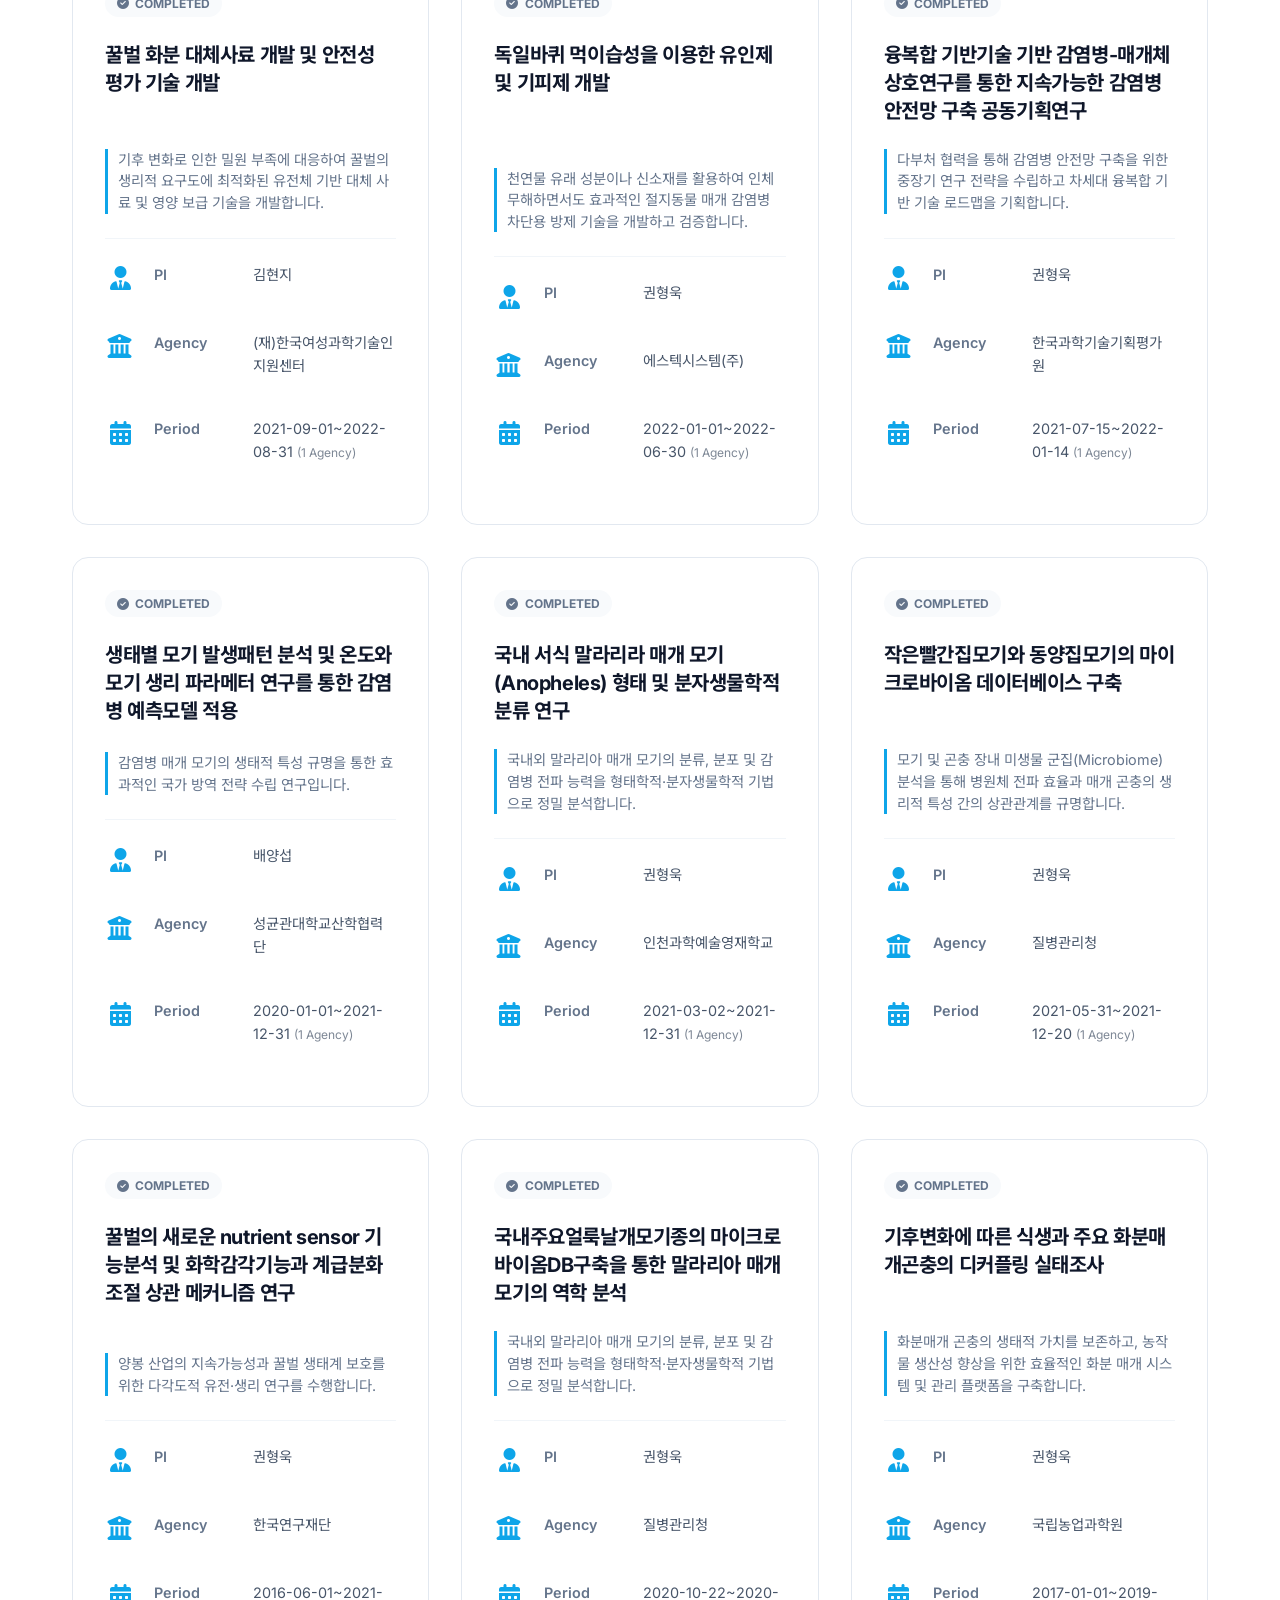
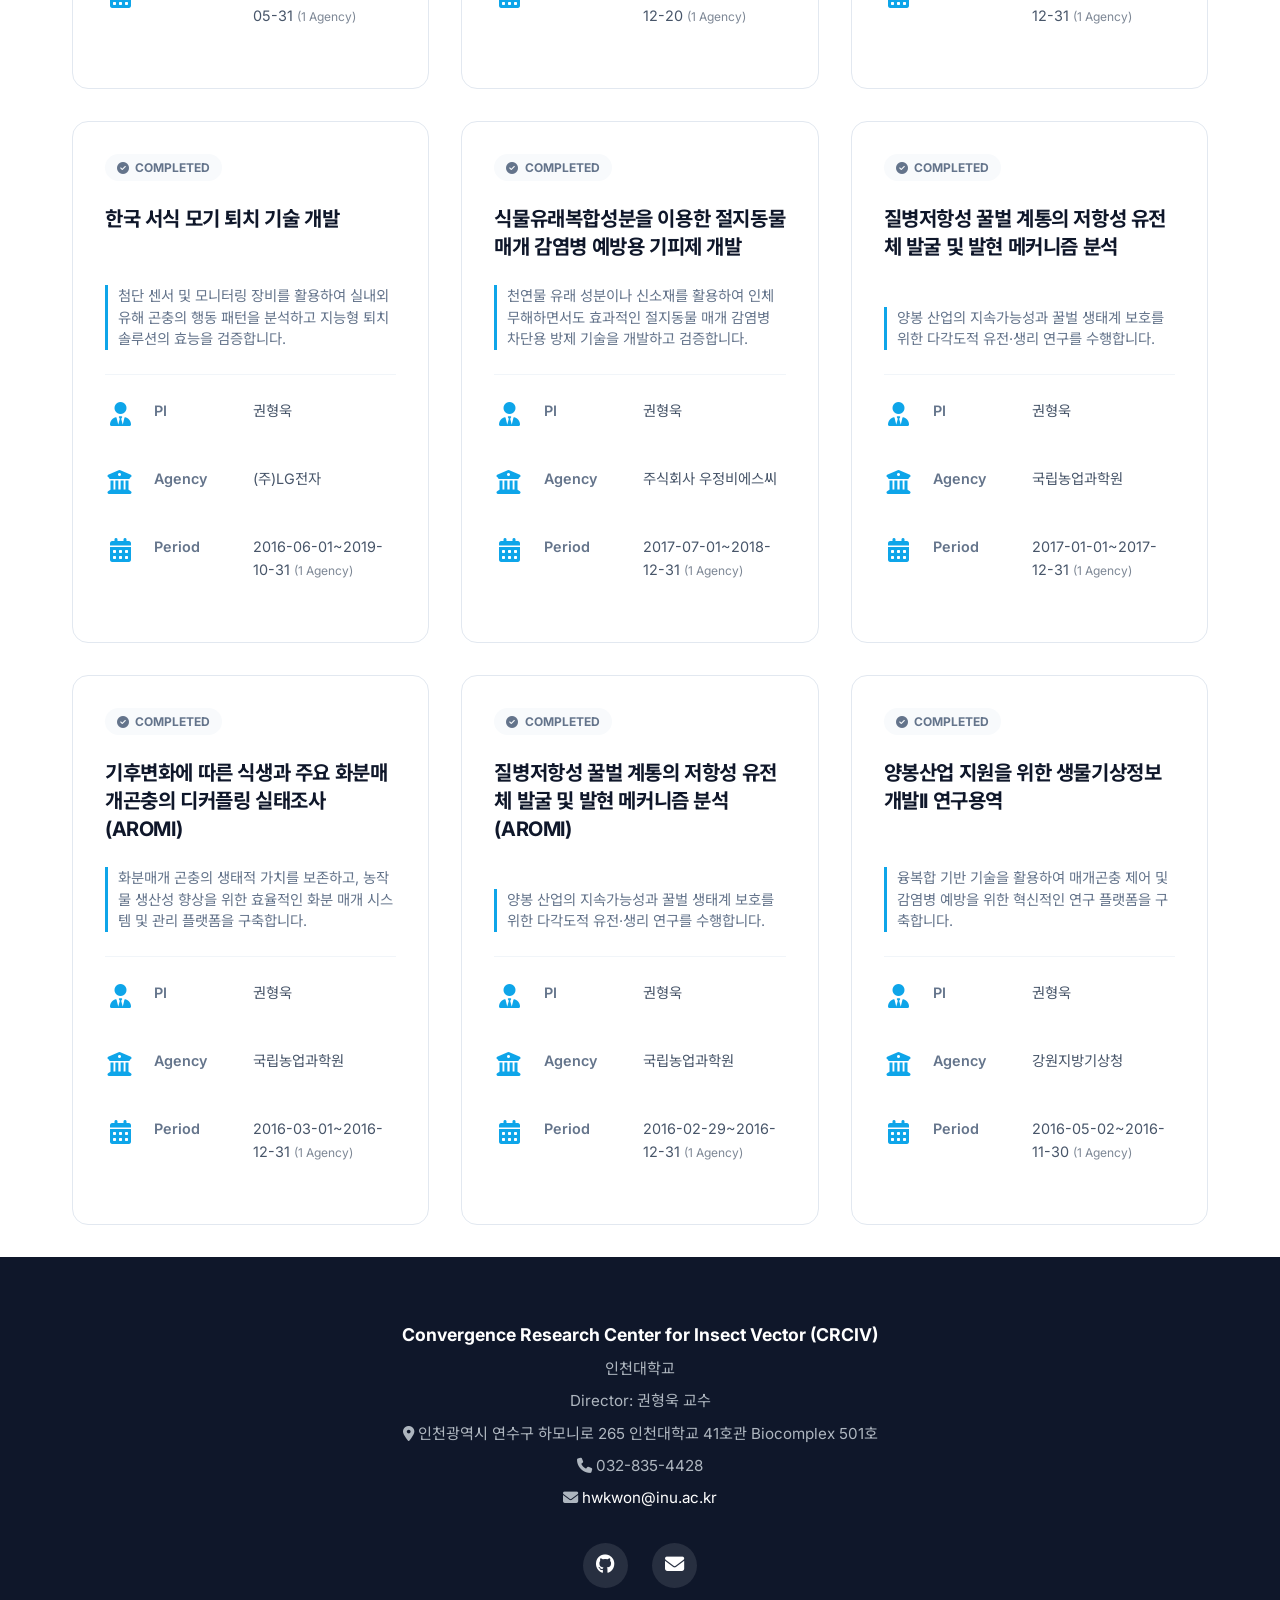
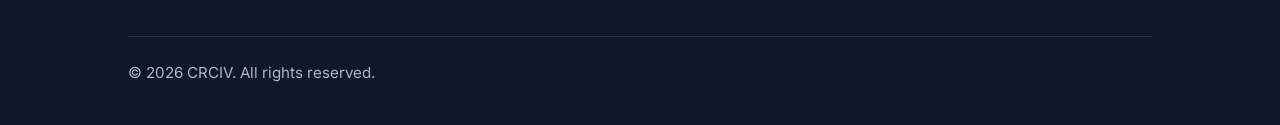
<file: projects.html>
<!DOCTYPE html>
<html lang="ko">
<head>
    <meta charset="UTF-8">
    <meta name="viewport" content="width=device-width, initial-scale=1.0">
    <title>Projects | CRCIV</title>
    <!-- SEO Meta Tags -->
    <meta name="description" content="Projects of CRCIV - 인천대학교 매개체감염병연구소의 연구 과제 수행 이력 및 현황">
    <meta name="keywords" content="Projects, 연구과제, CRCIV, 권형욱, 인천대학교">
    <meta property="og:title" content="Projects | CRCIV">
    <meta property="og:description" content="인천대학교 매개체감염병연구소의 연구 과제 수행 이력 및 현황">
    <meta property="og:type" content="website">

    <!-- Styles -->
    <link rel="stylesheet" href="https://cdnjs.cloudflare.com/ajax/libs/font-awesome/6.4.0/css/all.min.css">
    <link rel="stylesheet" href="assets/css/style.css">
</head>
<body>
    <header></header>


    <div class="projects-hero">
        <h1>Research Projects</h1>
        <p class="subtitle">매개체감염병연구소(CRCIV)에서 수행 중이거나 완료된 핵심 연구 과제들입니다.</p>
    </div>

    <div class="projects-stats-grid">
        <div class="stat-card">
            <h3 id="stat-total">0</h3>
            <p>Total Projects</p>
        </div>
        <div class="stat-card">
            <h3 id="stat-ongoing">0</h3>
            <p>Active</p>
        </div>
        <div class="stat-card">
            <h3 id="stat-agencies">0</h3>
            <p>Agencies</p>
        </div>
        <div class="stat-card">
            <h3 id="stat-years">0</h3>
            <p>Total Years</p>
        </div>
    </div>

    <div class="projects-container">
        <div class="filter-tabs">
            <button class="filter-tab active" data-filter="all">
                All Projects <span class="count" id="count-all">0</span>
            </button>
            <button class="filter-tab" data-filter="ongoing">
                Active <span class="count" id="count-ongoing">0</span>
            </button>
            <button class="filter-tab" data-filter="completed">
                Completed <span class="count" id="count-completed">0</span>
            </button>
        </div>

        <div class="project-grid" id="project-grid">
            <!-- Cards will be populated via JS -->
        </div>
    </div>

    <footer></footer>


    <script src="assets/js/lab_info.js"></script>
    <script src="assets/js/layout.js"></script>
    <script src="projects_data.js"></script>

    <script>
        document.addEventListener('DOMContentLoaded', () => {
            let projectsData = [];
            const grid = document.getElementById('project-grid');
            const tabs = document.querySelectorAll('.filter-tab');
            let currentFilter = 'all';

            try {
                if (typeof projectsDataRaw !== 'undefined') {
                    projectsData = projectsDataRaw.sort((a, b) => {
                        const periodA = a.period || '';
                        const periodB = b.period || '';
                        const dateA = periodA.includes('~') ? periodA.split('~')[1] : periodA;
                        const dateB = periodB.includes('~') ? periodB.split('~')[1] : periodB;
                        return dateB.localeCompare(dateA);
                    });
                    
                    updateUI();
                }
            } catch (error) {
                console.error('Error processing projects data:', error);
            }

            function isOngoing(period) {
                if (!period) return false;
                const parts = period.split('~');
                if (parts.length < 2) return false;
                const endDate = new Date(parts[1]);
                if (isNaN(endDate.getTime())) return false;
                return endDate >= new Date();
            }

            function updateUI() {
                const ongoing = projectsData.filter(p => isOngoing(p.period));
                const completed = projectsData.filter(p => !isOngoing(p.period));
                const agencies = new Set(projectsData.map(p => p.agency));

                // Update Stats
                document.getElementById('stat-total').innerText = projectsData.length;
                document.getElementById('stat-ongoing').innerText = ongoing.length;
                document.getElementById('stat-agencies').innerText = agencies.size;

                // Calculate Total Years
                let minDate = new Date();
                let maxDate = new Date(0);
                let validDateFound = false;

                projectsData.forEach(p => {
                    if (p.period && p.period.includes('~')) {
                        const [startStr, endStr] = p.period.split('~');
                        const start = new Date(startStr);
                        const end = new Date(endStr);
                        if (!isNaN(start) && !isNaN(end)) {
                            if (start < minDate) minDate = start;
                            if (end > maxDate) maxDate = end;
                            validDateFound = true;
                        }
                    }
                });

                let totalYears = 0;
                if (validDateFound) {
                    const diffTime = Math.abs(maxDate - minDate);
                    totalYears = Math.ceil(diffTime / (1000 * 60 * 60 * 24 * 365));
                }
                document.getElementById('stat-years').innerText = totalYears;

                // Update Counts
                document.getElementById('count-all').innerText = projectsData.length;
                document.getElementById('count-ongoing').innerText = ongoing.length;
                document.getElementById('count-completed').innerText = completed.length;

                renderGrid();
            }

            function getProjectSummary(title) {
                // Category: Mosquito / Vector Surveillance
                if (title.includes('감시 거점센터')) return '질병관리청 주관으로 기후 변화에 따른 감염병 매개체 발생을 실시간으로 모니터링하고 국가 방역망을 강화하는 핵심 거점 연구입니다.';
                if (title.includes('말라리아') || title.includes('Anopheles')) return '국내외 말라리아 매개 모기의 분류, 분포 및 감염병 전파 능력을 형태학적·분자생물학적 기법으로 정밀 분석합니다.';
                if (title.includes('마이크로바이옴')) return '모기 및 곤충 장내 미생물 군집(Microbiome) 분석을 통해 병원체 전파 효율과 매개 곤충의 생리적 특성 간의 상관관계를 규명합니다.';
                if (title.includes('웨스트나일열')) return '웨스트나일 바이러스를 매개하는 특정 모기 종의 마이크로바이옴 DB 구축을 통해 질병 유입 차단 및 역학 분석 모델을 수립합니다.';
                
                // Category: Honeybee / Apiculture
                if (title.includes('토종벌') || title.includes('재래꿀벌') || title.includes('Apis cerana')) return '한국 토종꿀벌의 고유 혈통 보호와 유전적 우수성 발굴을 위해 전장 유전체 해독 및 비교 게놈 연구를 수행합니다.';
                if (title.includes('꿀벌') && (title.includes('영양') || title.includes('사료'))) return '기후 변화로 인한 밀원 부족에 대응하여 꿀벌의 생리적 요구도에 최적화된 유전체 기반 대체 사료 및 영양 보급 기술을 개발합니다.';
                if (title.includes('꿀벌') && title.includes('비적응')) return '이상 기온 등 급격한 환경 변화에 따른 꿀벌의 행동 이상과 군집 붕괴 현상을 과학적으로 진단하고 대응 마커를 발굴합니다.';
                if (title.includes('화분매개')) return '화분매개 곤충의 생태적 가치를 보존하고, 농작물 생산성 향상을 위한 효율적인 화분 매개 시스템 및 관리 플랫폼을 구축합니다.';
                
                // Category: Climate Change / Ecology
                if (title.includes('기후변화') && title.includes('디커플링')) return '온난화에 따른 식물의 개화 시기와 곤충의 활동 시기 간 불일치(Decoupling) 현상을 조사하여 생태계 변화를 예측합니다.';
                if (title.includes('이상기온') || title.includes('이상기상')) return '급격한 기상 이변에 대응하여 곤충 군집의 안정성을 평가하고 스마트 기술을 활용한 실시간 경보 및 관리 시스템을 구축합니다.';
                
                // Category: Control Technology / Repellent
                if (title.includes('기피제') || title.includes('살충')) return '천연물 유래 성분이나 신소재를 활용하여 인체 무해하면서도 효과적인 절지동물 매개 감염병 차단용 방제 기술을 개발하고 검증합니다.';
                if (title.includes('유인제') || title.includes('독일바퀴')) return '해충의 먹이 습성과 화학 감각 기전을 분석하여 특정 해충만을 효과적으로 제어하는 표적형 방제 솔루션을 연구합니다.';
                if (title.includes('Behavior') || title.includes('퇴치')) return '첨단 센서 및 모니터링 장비를 활용하여 실내외 유해 곤충의 행동 패턴을 분석하고 지능형 퇴치 솔루션의 효능을 검증합니다.';
                
                // Category: Global / Planning
                if (title.includes('KOICA') || title.includes('국제협력')) return '개발도상국의 감염병 매개체 관리 역량 강화를 위해 현지 실태 조사 및 맞춤형 방제 기술 전수를 위한 국제 협력 네트워크를 구축합니다.';
                if (title.includes('공동기획')) return '다부처 협력을 통해 감염병 안전망 구축을 위한 중장기 연구 전략을 수립하고 차세대 융복합 기반 기술 로드맵을 기획합니다.';
                
                // Default fallback based on generic keywords
                if (title.includes('꿀벌')) return '양봉 산업의 지속가능성과 꿀벌 생태계 보호를 위한 다각도적 유전·생리 연구를 수행합니다.';
                if (title.includes('모기')) return '감염병 매개 모기의 생태적 특성 규명을 통한 효과적인 국가 방역 전략 수립 연구입니다.';
                return '융복합 기반 기술을 활용하여 매개곤충 제어 및 감염병 예방을 위한 혁신적인 연구 플랫폼을 구축합니다.';
            }

            function renderGrid() {
                grid.innerHTML = '';
                const filtered = projectsData.filter(p => {
                    if (currentFilter === 'all') return true;
                    return currentFilter === 'ongoing' ? isOngoing(p.period) : !isOngoing(p.period);
                });

                filtered.forEach(p => {
                    const ongoing = isOngoing(p.period);
                    const card = document.createElement('div');
                    card.className = 'project-card';
                    card.innerHTML = `
                        <div class="status-badge ${ongoing ? 'status-active' : 'status-completed'}">
                            <i class="fas ${ongoing ? 'fa-sync-alt fa-spin' : 'fa-check-circle'}"></i>
                            ${ongoing ? 'ACTIVE' : 'COMPLETED'}
                        </div>
                        <h3>${p.title}</h3>
                        <p style="font-size: 0.9rem; color: var(--text-muted); margin-bottom: 1.5rem; line-height: 1.5; border-left: 3px solid var(--accent-color); padding-left: 10px;">
                            ${getProjectSummary(p.title)}
                        </p>
                        <div class="project-info">
                            <div class="info-item">
                                <i class="fas fa-user-tie"></i>
                                <span class="label">PI</span>
                                <span>${p.pi}</span>
                            </div>
                            <div class="info-item">
                                <i class="fas fa-university"></i>
                                <span class="label">Agency</span>
                                <span>${p.agency}</span>
                            </div>
                            <div class="info-item">
                                <i class="fas fa-calendar-alt"></i>
                                <span class="label">Period</span>
                                <span>${p.period} <small style="opacity: 0.7;">(1 Agency)</small></span>
                            </div>
                        </div>
                    `;
                    grid.appendChild(card);
                });
            }

            tabs.forEach(tab => {
                tab.addEventListener('click', () => {
                    tabs.forEach(t => t.classList.remove('active'));
                    tab.classList.add('active');
                    currentFilter = tab.dataset.filter;
                    renderGrid();
                });
            });
        });
    </script>
    <script src="assets/js/main.js"></script>
</body>
</html>
</file>
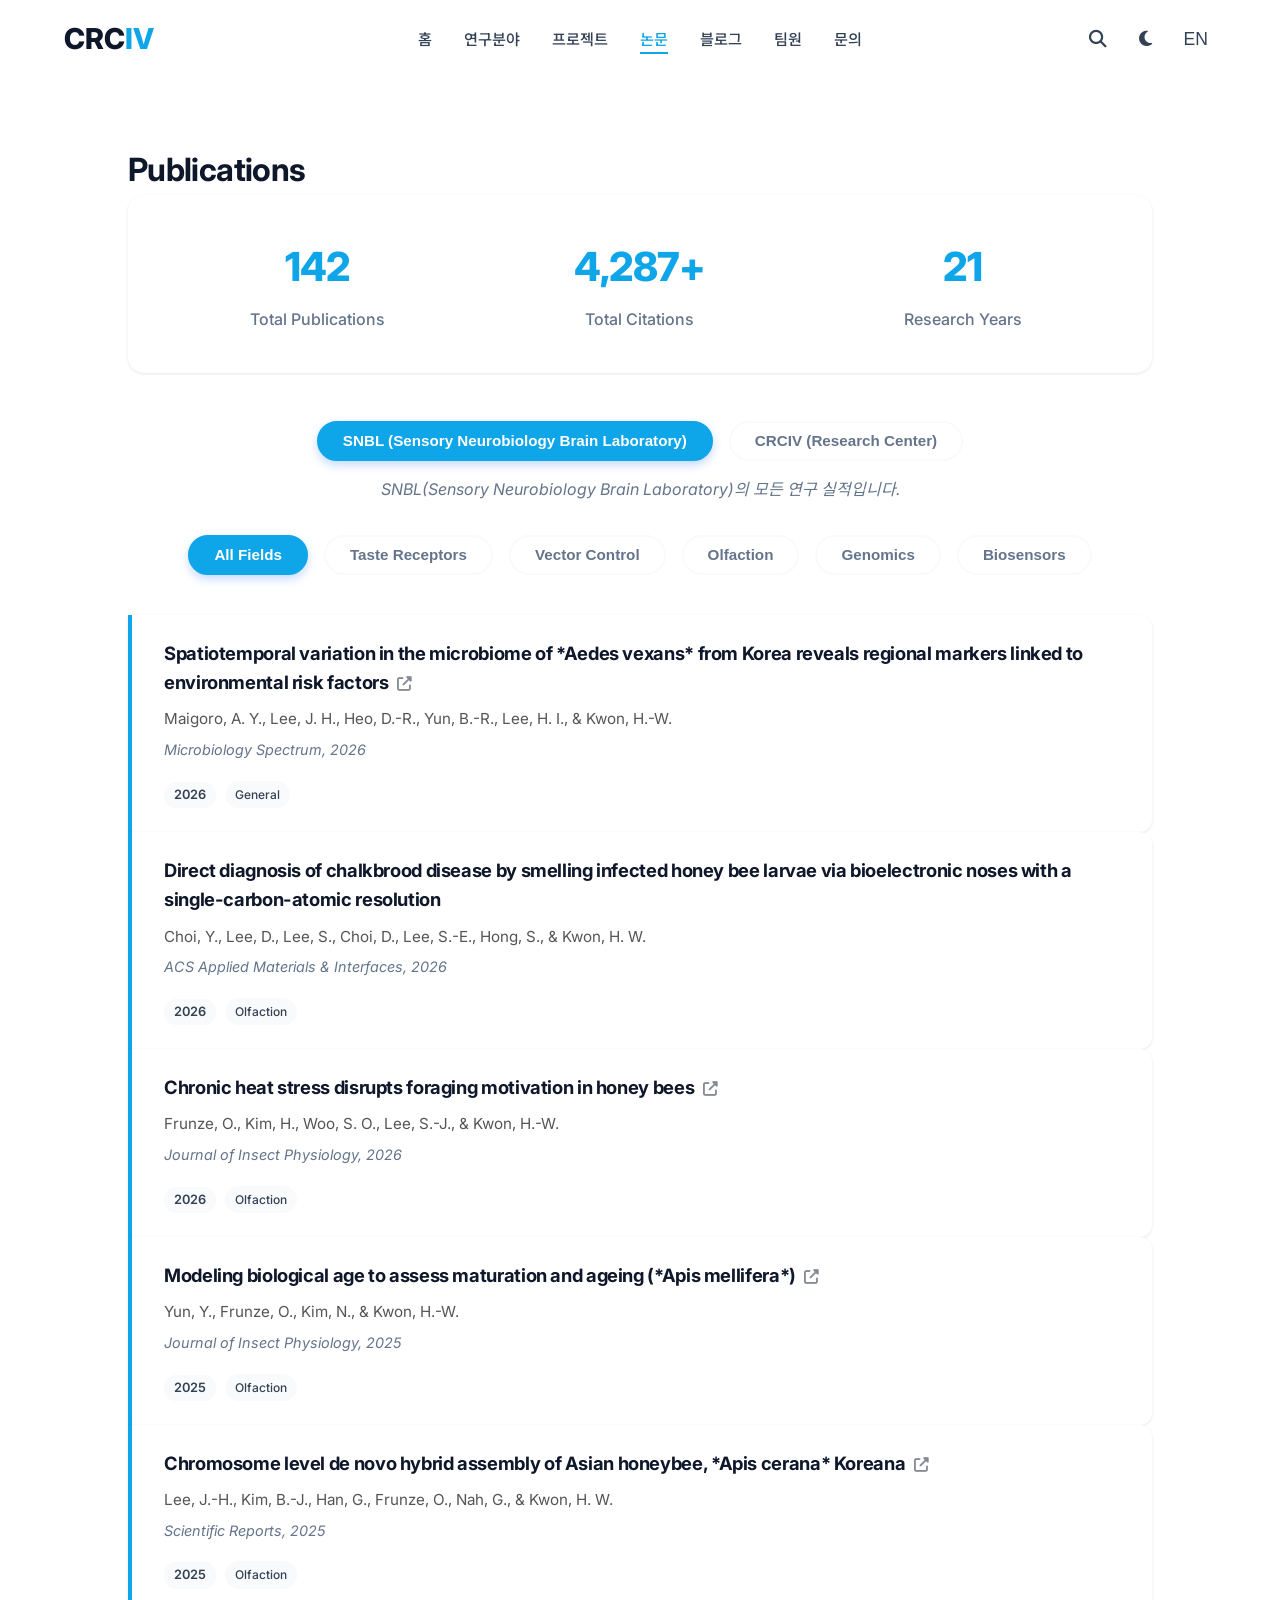
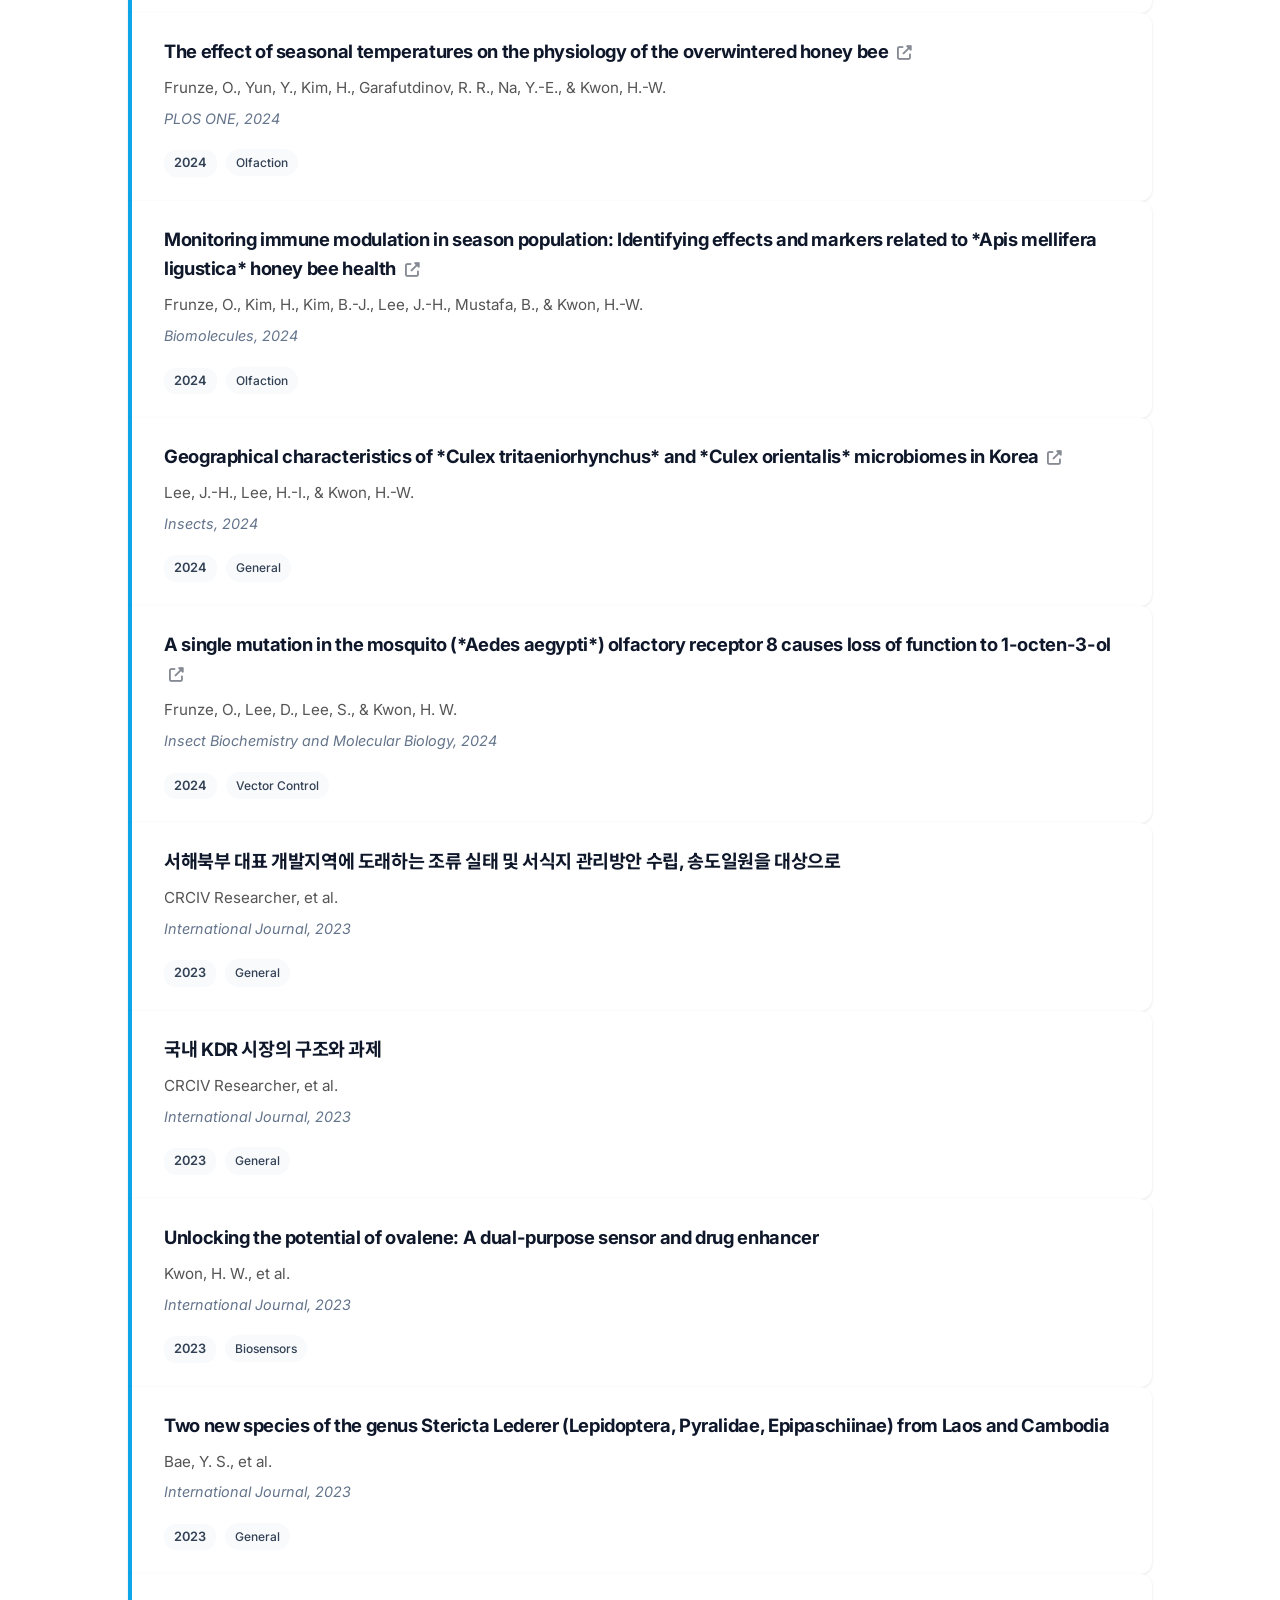
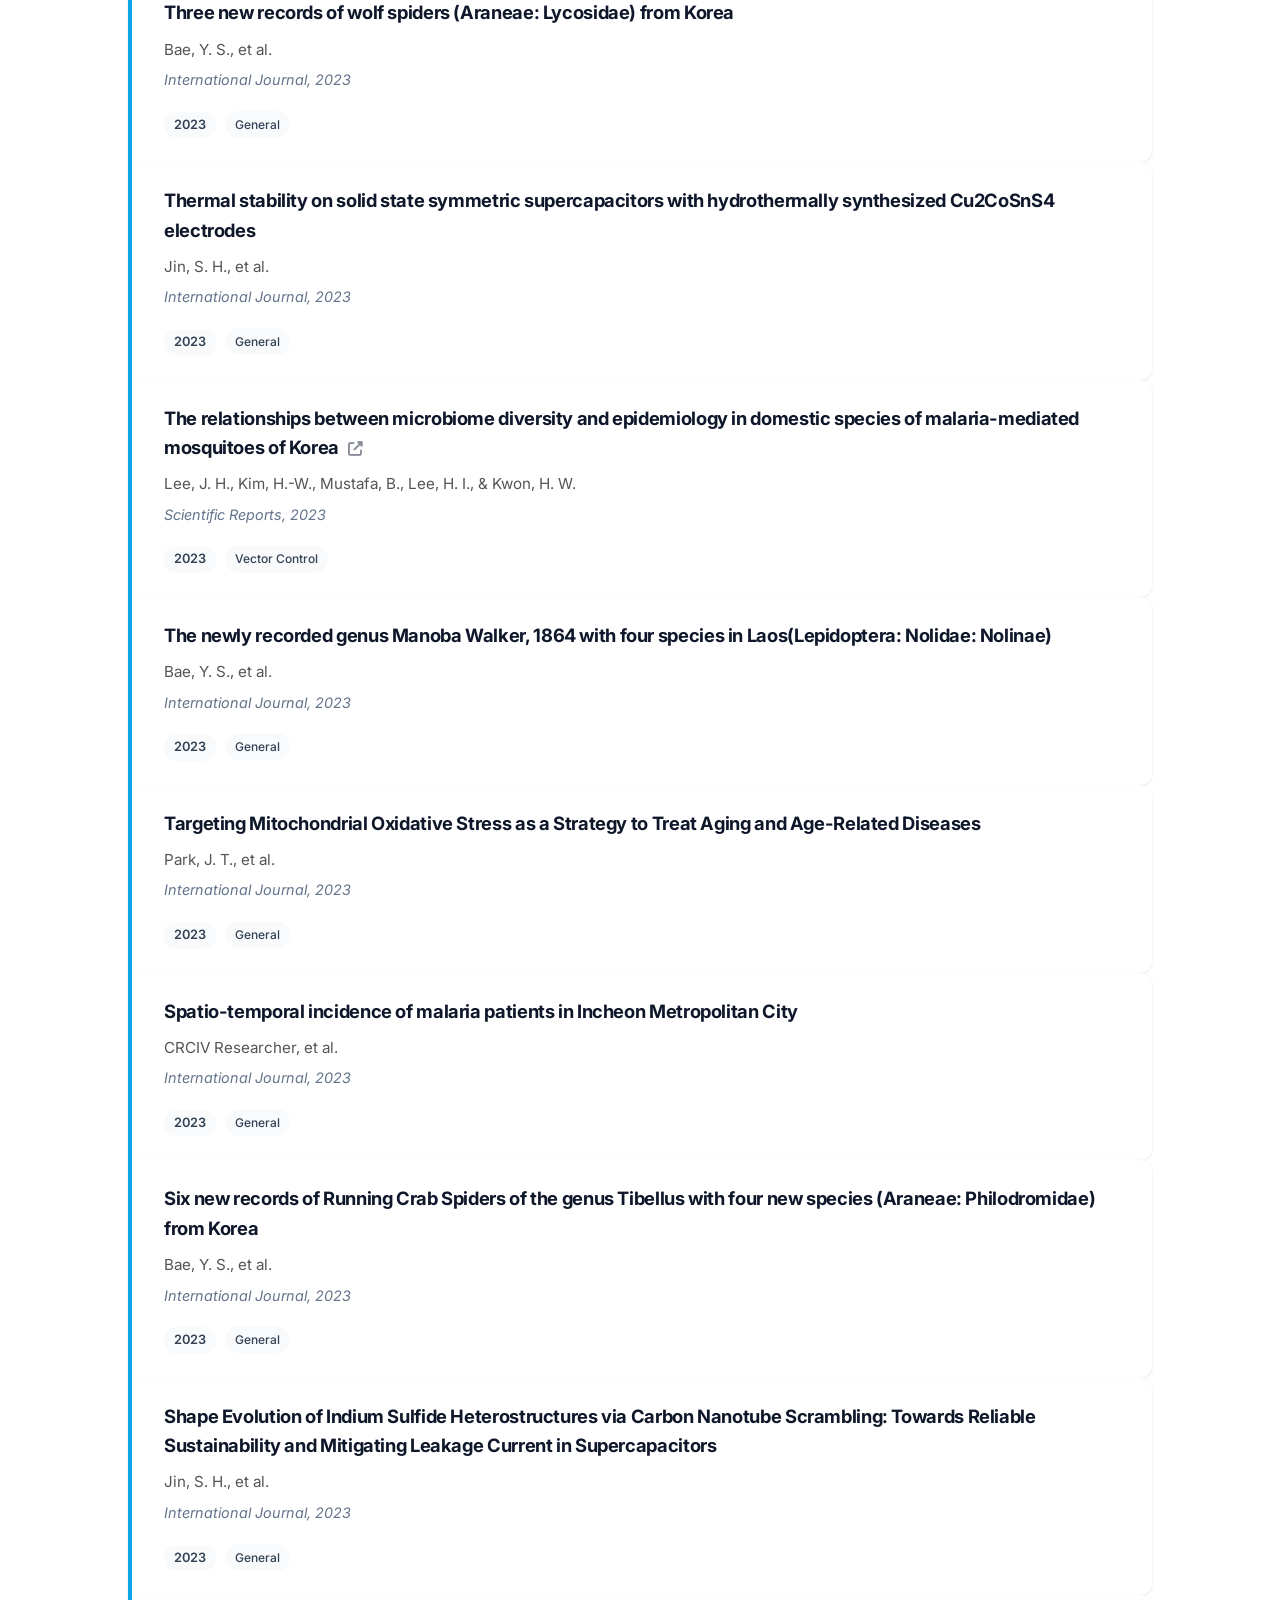
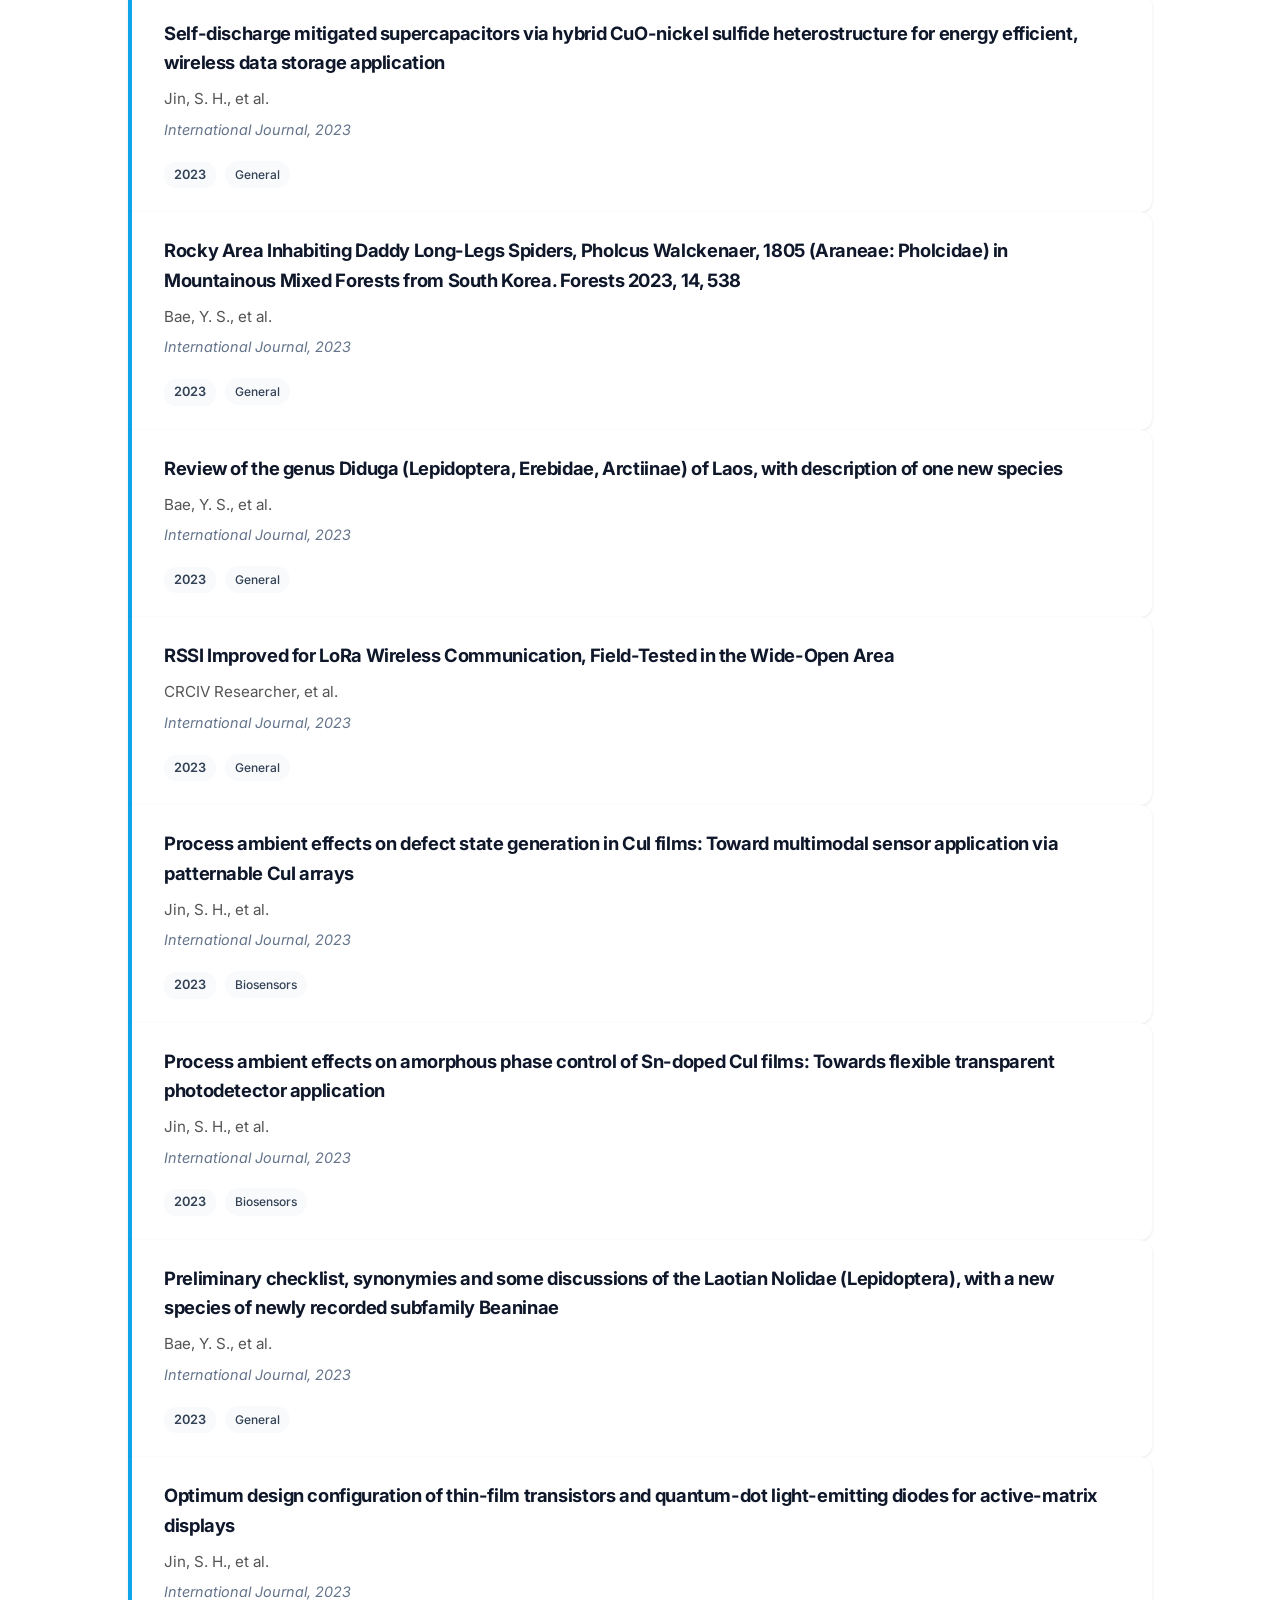
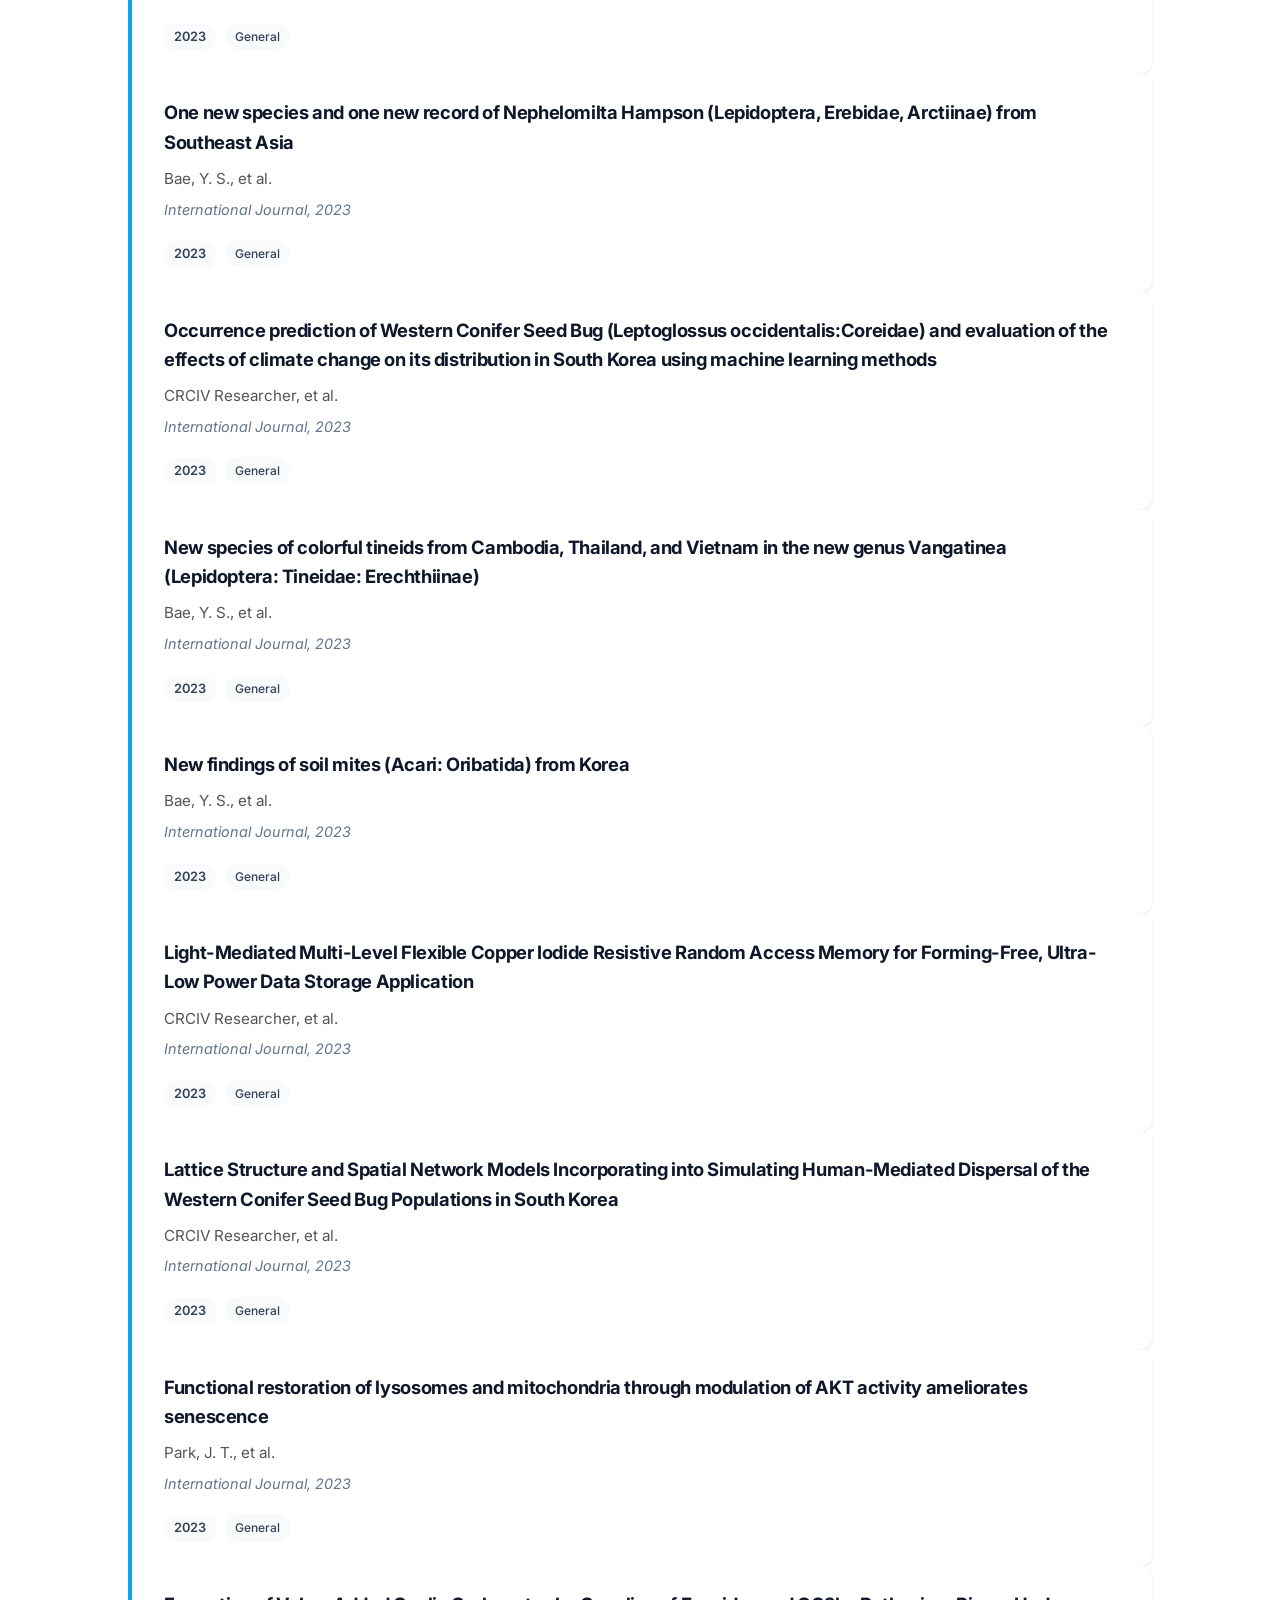
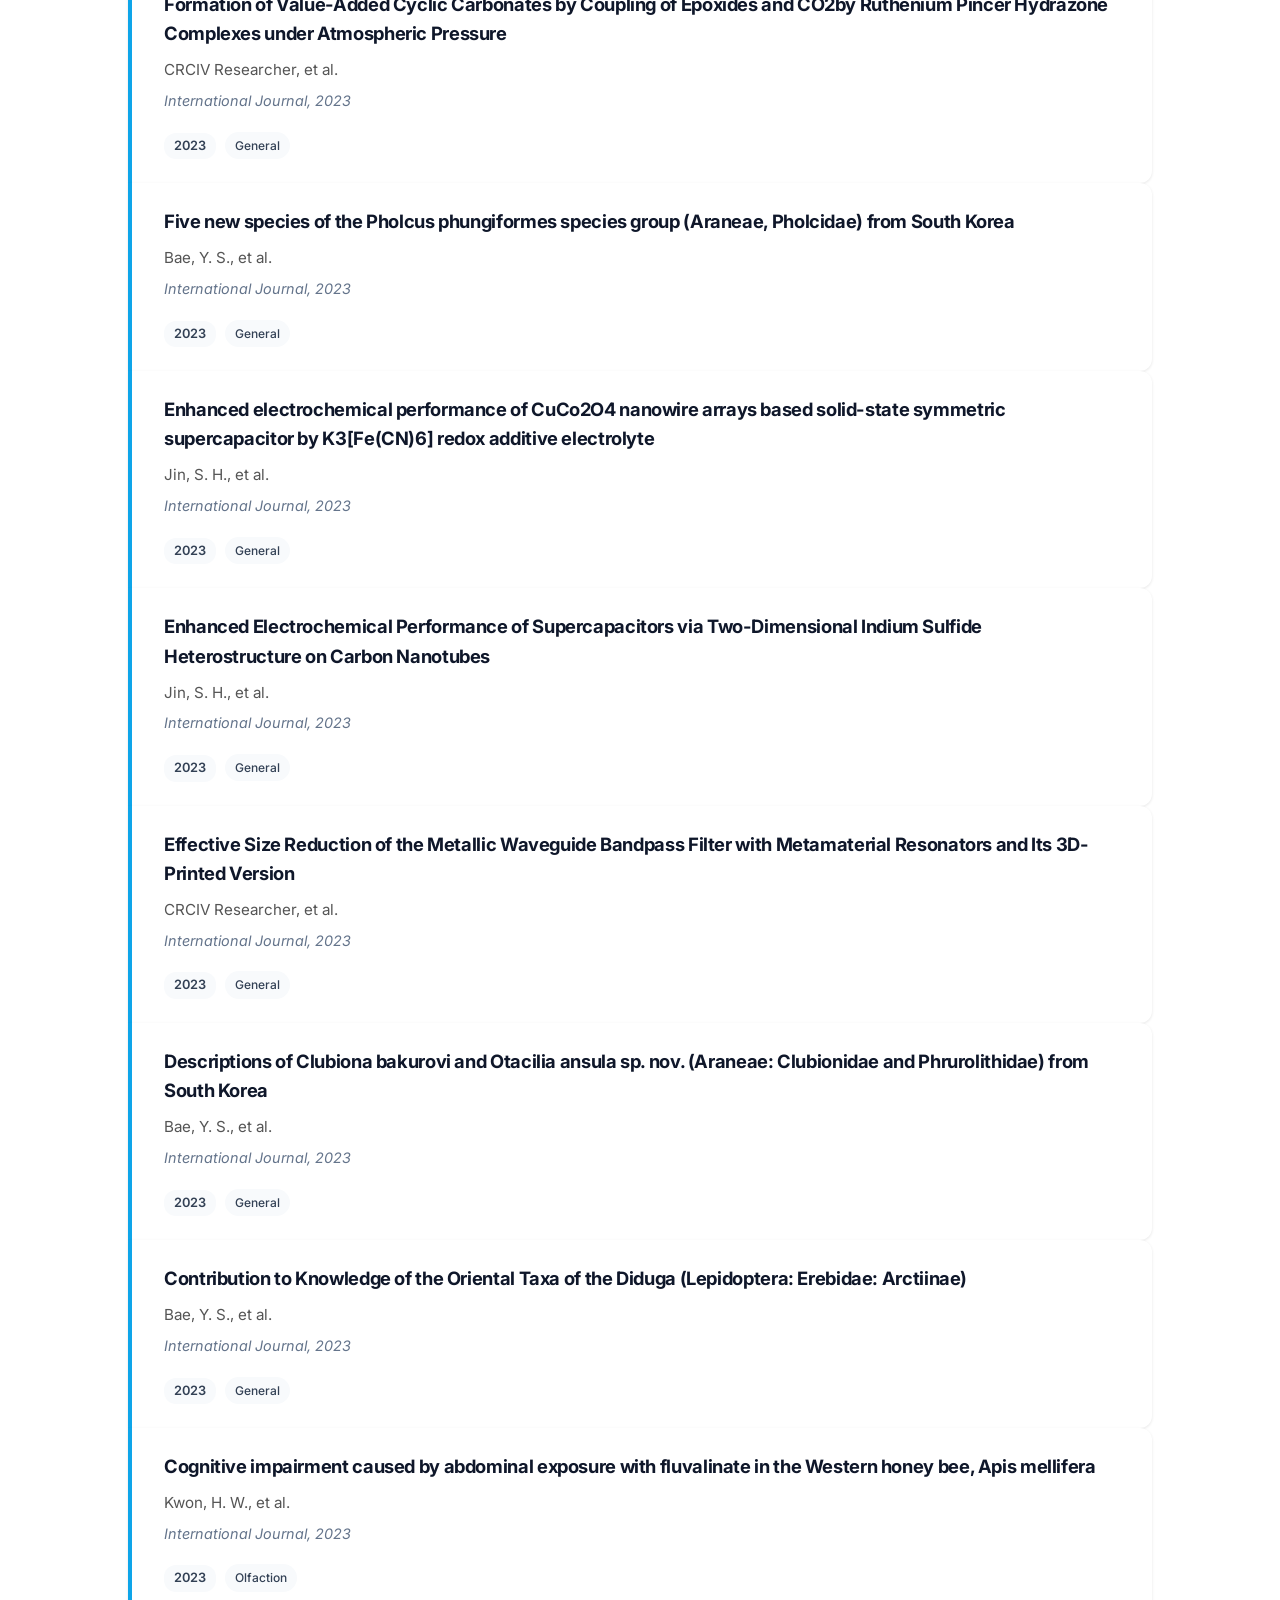
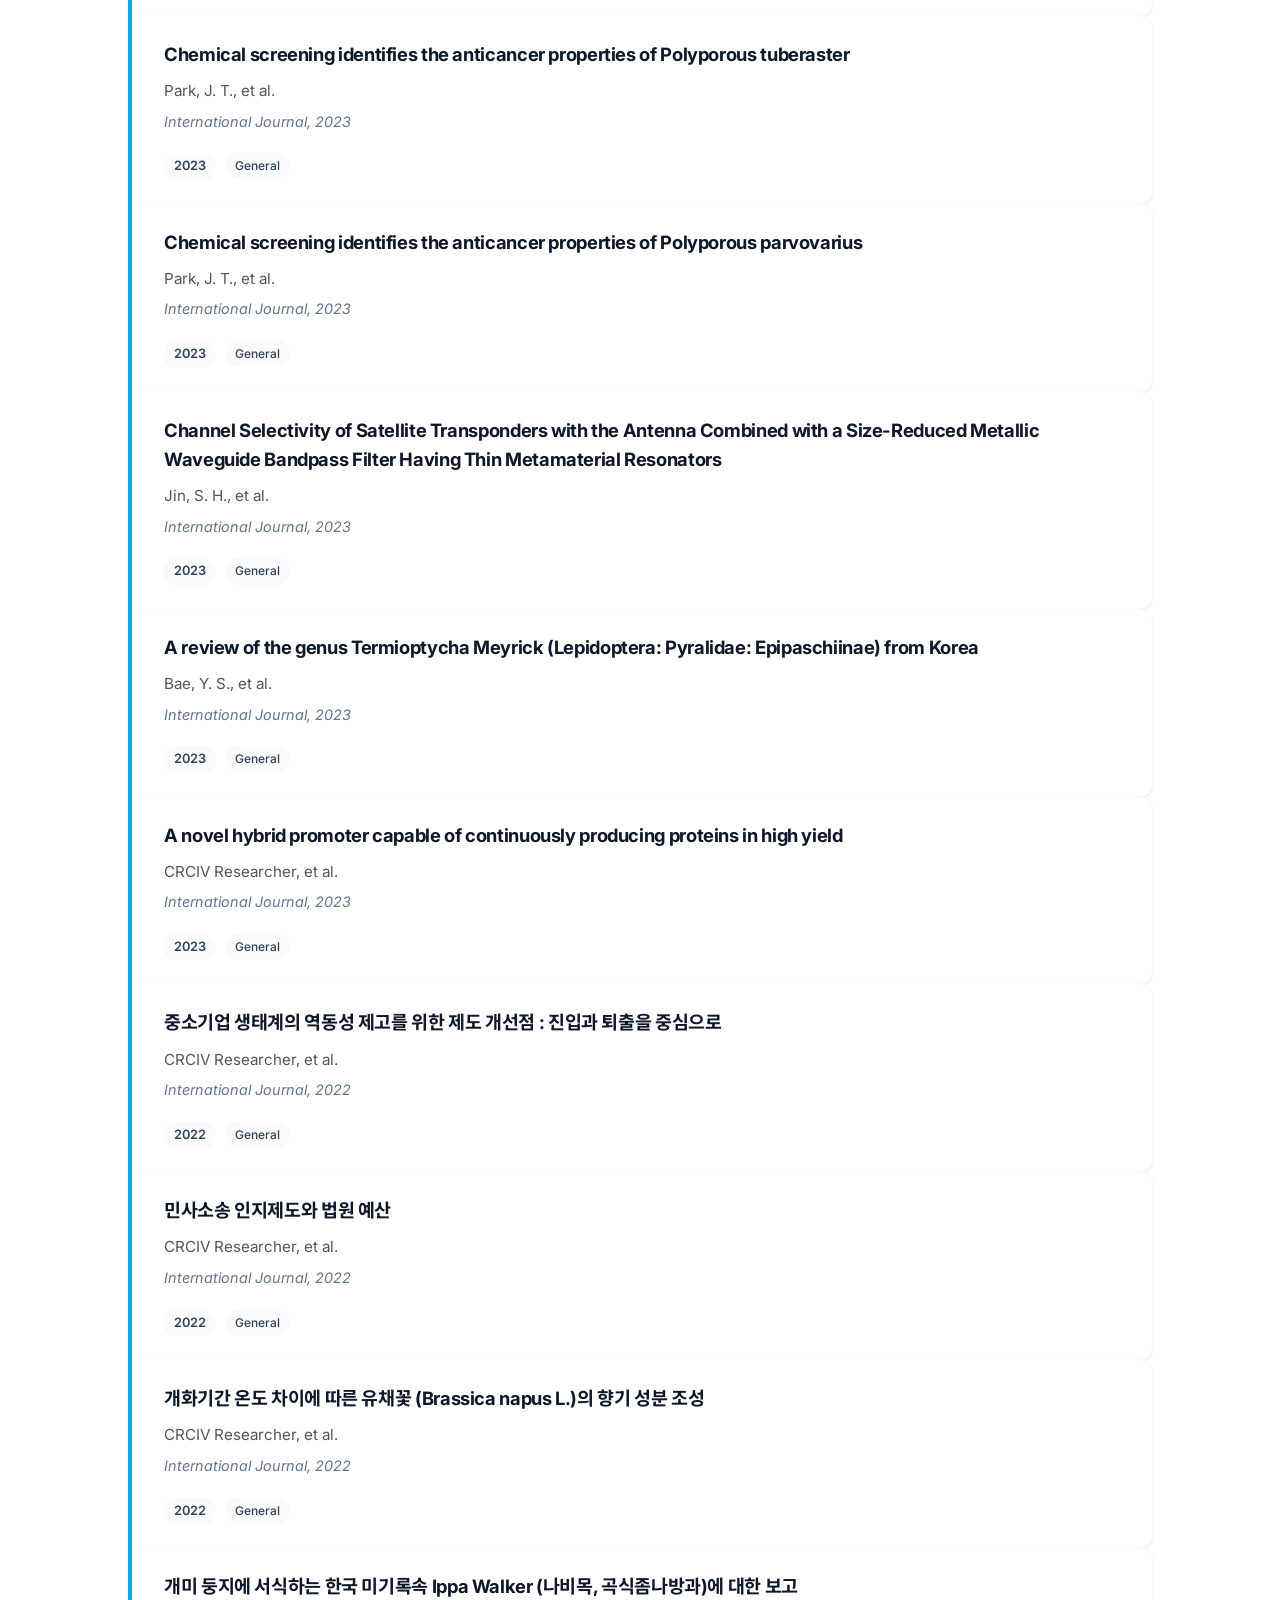
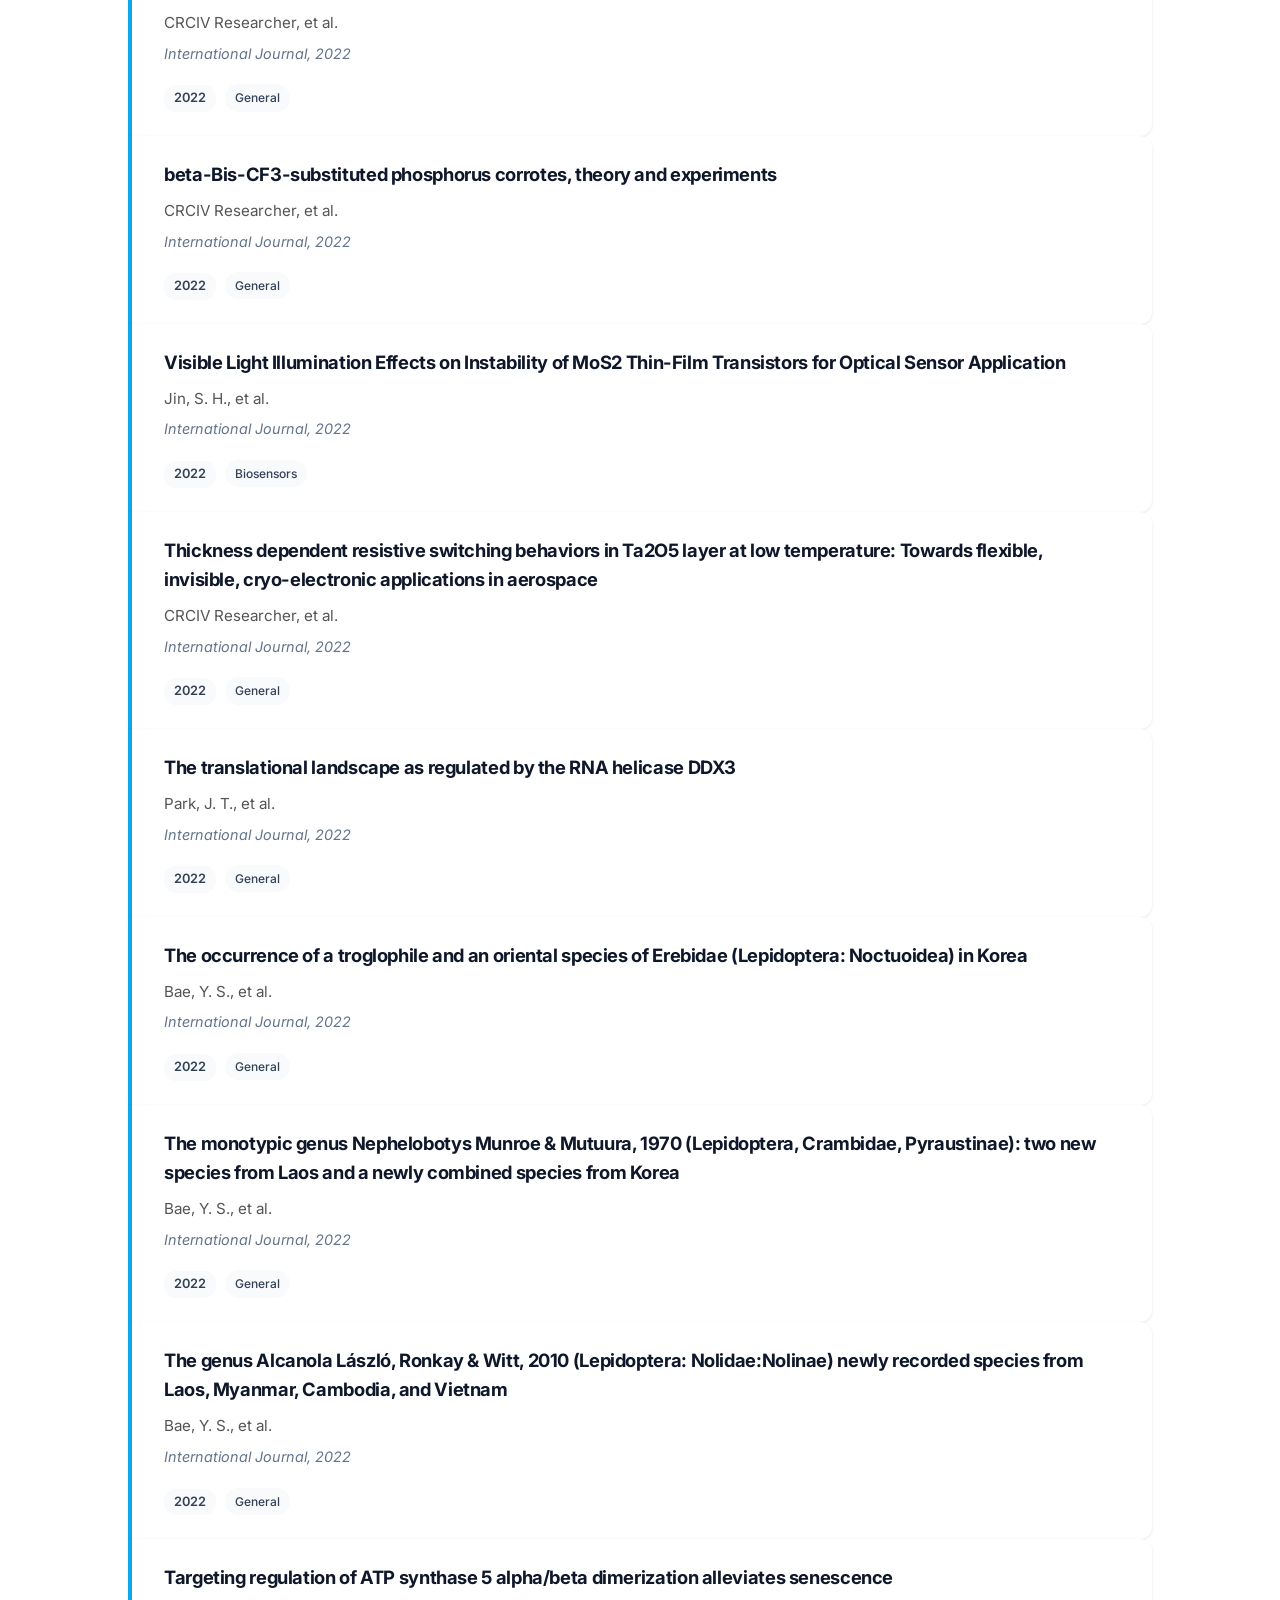
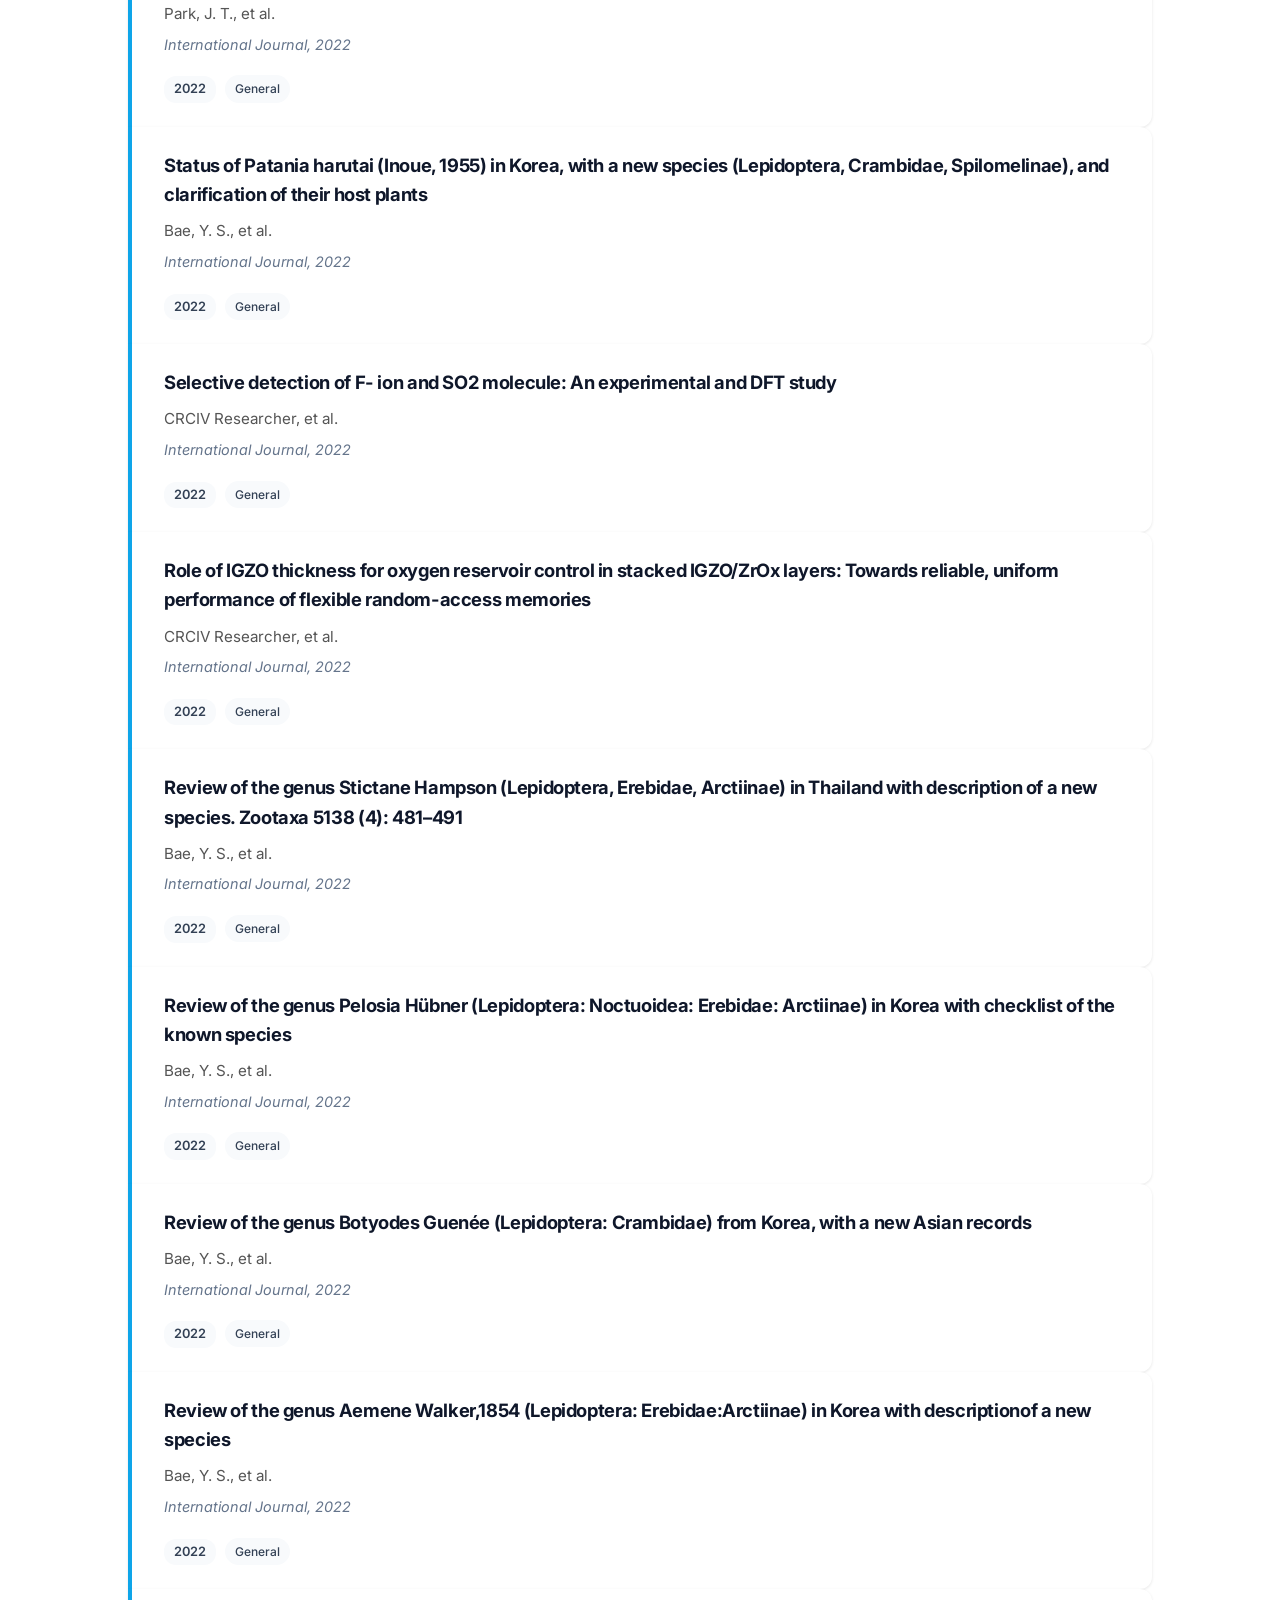
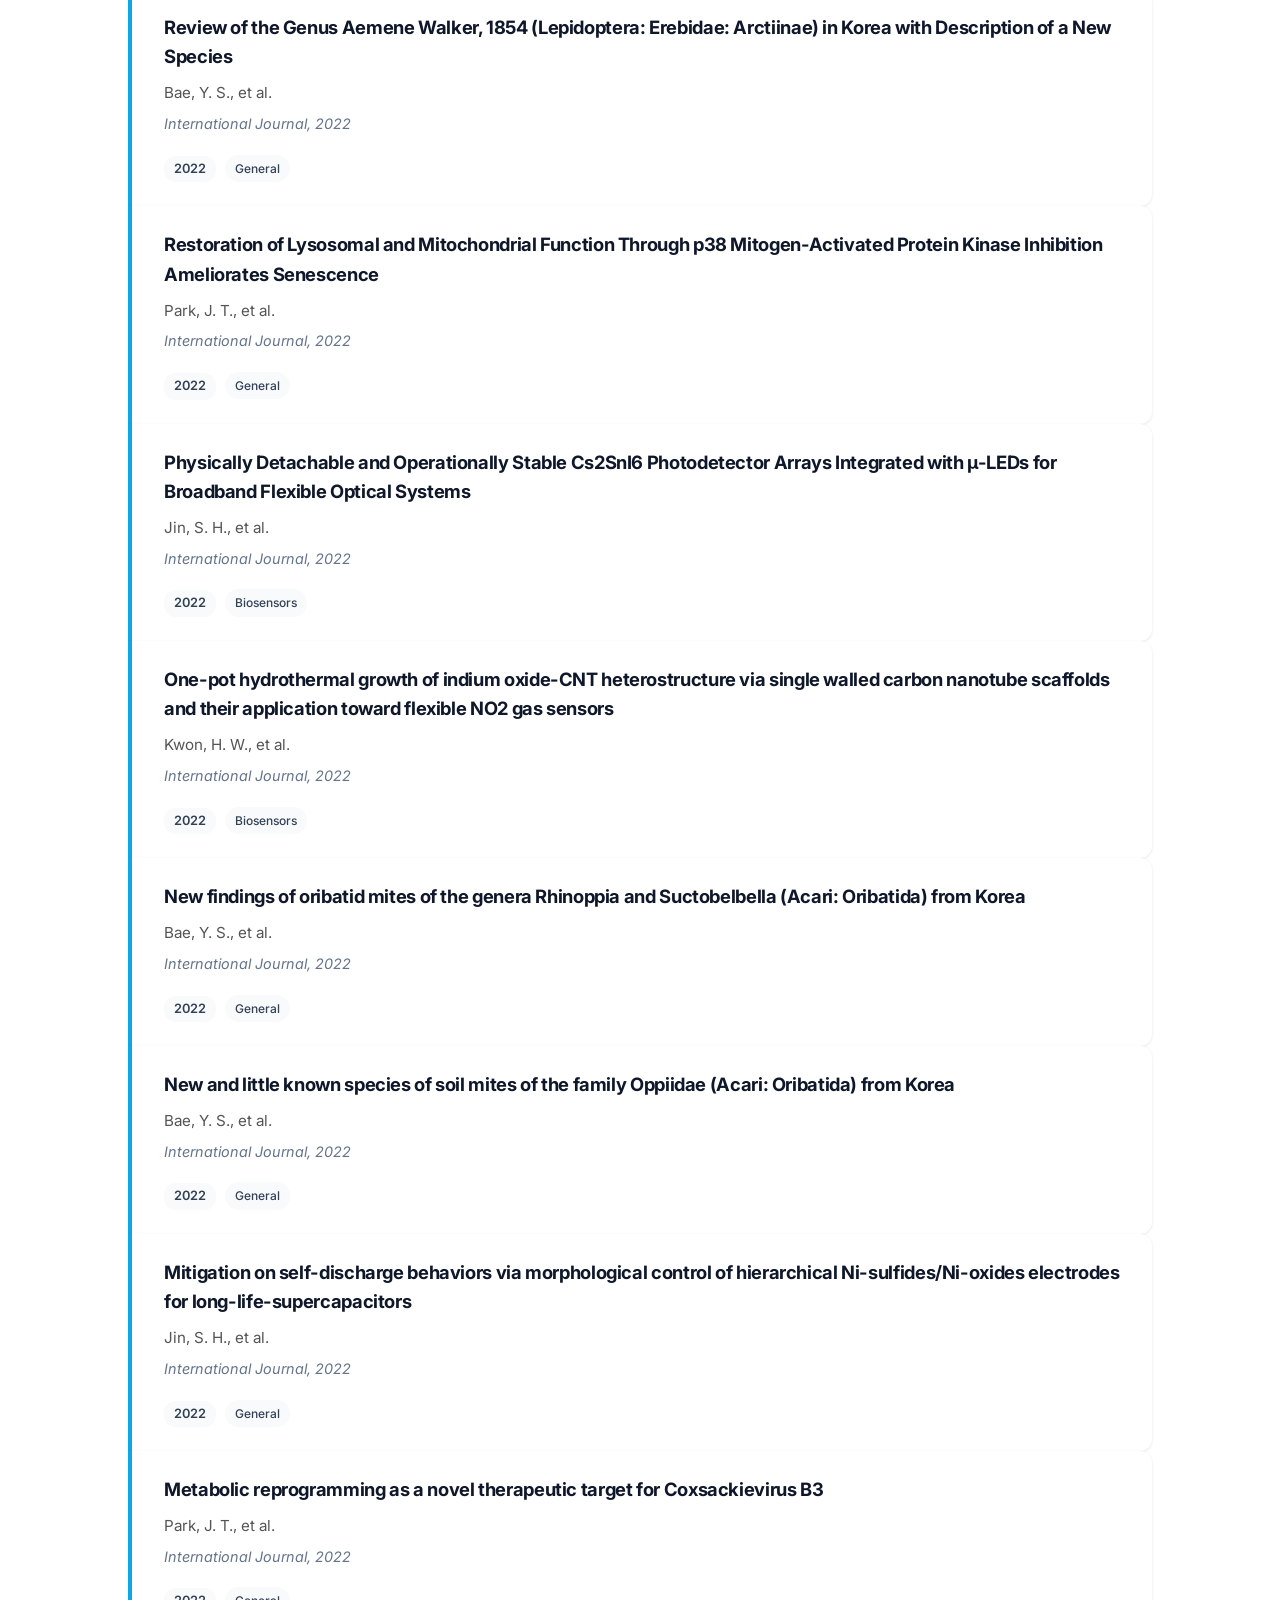
<file: publications.html>
<!DOCTYPE html>
<html lang="ko">
<head>
    <meta charset="UTF-8">
    <meta name="viewport" content="width=device-width, initial-scale=1.0">
    <title>Publications | CRCIV</title>
    <meta name="description" content="Publications of CRCIV - 곤충 미각, 후각, 벡터 제어 등 주요 연구 논문 및 출판물 목록.">
    <meta name="keywords" content="Publications, CRCIV, Research Papers, Hyung Wook Kwon, 권형욱, 논문">
    <link rel="stylesheet" href="https://cdnjs.cloudflare.com/ajax/libs/font-awesome/6.4.0/css/all.min.css">
    <link rel="stylesheet" href="assets/css/style.css">
    <style>
        .badge {
            display: inline-block;
            padding: 2px 8px;
            border-radius: 4px;
            font-size: 0.75rem;
            font-weight: 600;
            margin-right: 5px;
            text-transform: uppercase;
        }
        .badge-q1 { background: #e0f2fe; color: #0369a1; border: 1px solid #bae6fd; }
        .badge-high-cited { background: #fef3c7; color: #92400e; border: 1px solid #fde68a; }
        .badge-impact { background: #f0fdf4; color: #166534; border: 1px solid #bbf7d0; }
        


        /* Ensure items are visible even if observer fails */
        .pub-item {
            opacity: 1;
            transform: none;
        }
    </style>
</head>
<body>
    <header></header>


    <main>
        <h1>Publications</h1>
        
        <div class="stats">
            <div class="stat-item">
                <h3 id="stat-total">0</h3>
                <p>Total Publications</p>
            </div>
            <div class="stat-item">
                <h3 id="stat-citations">4,287+</h3>
                <p>Total Citations</p>
            </div>
            <div class="stat-item">
                <h3 id="stat-years">21</h3>
                <p>Research Years</p>
            </div>
        </div>

        <!-- Lab Toggle -->
        <div class="filters" id="lab-filters" style="margin-bottom: 1rem;">
            <button class="filter-btn active" data-lab="SNBL">SNBL (Sensory Neurobiology Brain Laboratory)</button>
            <button class="filter-btn" data-lab="CRCIV">CRCIV (Research Center)</button>
        </div>

        <p id="lab-description" style="text-align: center; color: var(--text-muted); margin-bottom: 2rem; font-style: italic;">
            SNBL(Sensory Neurobiology Brain Laboratory)의 모든 연구 실적입니다.
        </p>

        <!-- Category Filters -->
        <div class="filters" id="category-filters">
            <button class="filter-btn active" data-filter="all">All Fields</button>
            <button class="filter-btn" data-filter="Taste Receptors">Taste Receptors</button>
            <button class="filter-btn" data-filter="Vector Control">Vector Control</button>
            <button class="filter-btn" data-filter="Olfaction">Olfaction</button>
            <button class="filter-btn" data-filter="Genomics">Genomics</button>
            <button class="filter-btn" data-filter="Biosensors">Biosensors</button>
        </div>

        <div class="pub-list" id="pub-list">
            <!-- Populated via JS -->
        </div>
    </main>

    <footer></footer>


    <script src="assets/js/lab_info.js"></script>
    <script src="assets/js/layout.js"></script>
    <script src="assets/js/publications_data.js"></script>
    <script src="assets/js/main.js"></script>

    <script>
        document.addEventListener('DOMContentLoaded', () => {
            const pubList = document.getElementById('pub-list');
            const labBtns = document.querySelectorAll('#lab-filters .filter-btn');
            const catBtns = document.querySelectorAll('#category-filters .filter-btn');
            const labDesc = document.getElementById('lab-description');
            
            let currentLab = 'SNBL';
            let currentCat = 'all';

            function renderPublications() {
                if (typeof publicationsData === 'undefined') {
                    console.error('publicationsData is not defined');
                    return;
                }
                
                pubList.innerHTML = '';
                
                const filtered = publicationsData.filter(pub => {
                    const labMatch = pub.labs && pub.labs.includes(currentLab);
                    const catMatch = currentCat === 'all' || pub.category === currentCat;
                    return labMatch && catMatch;
                });

                document.getElementById('stat-total').innerText = filtered.length;

                filtered.forEach(pub => {
                    try {
                        const item = document.createElement('div');
                        item.className = 'pub-item fade-up visible'; // Force visibility for now
                        item.setAttribute('data-category', pub.category || 'General');
                        item.setAttribute('data-year', pub.year || '');
                        
                        let badgesHtml = '';
                        if (pub.badges && Array.isArray(pub.badges)) {
                            badgesHtml = `<div style="margin-bottom: 8px;">
                                ${pub.badges.map(b => `<span class="badge ${b.includes('Classic') || b.includes('Highly') ? 'badge-high-cited' : b.includes('IF') || b.includes('Q1') ? 'badge-q1' : 'badge-impact'}">${b}</span>`).join('')}
                            </div>`;
                        }

                        // Safe DOI link handling
                        const doi = pub.doi || '#';
                        const doiLink = doi !== '#' ? (doi.startsWith('http') ? doi : 'https://doi.org/' + doi) : '#';

                        item.innerHTML = `
                            ${badgesHtml}
                            <h3><a href="${doiLink}" target="_blank" rel="noopener noreferrer">${pub.title} ${doi !== '#' ? '<i class="fas fa-external-link-alt"></i>' : ''}</a></h3>
                            <div class="authors">${pub.authors || ''}</div>
                            <div class="venue">${pub.venue || ''}, ${pub.year || ''}</div>
                            <div class="tags">
                                <span class="year">${pub.year || ''}</span>
                                <span class="tag">${pub.category || 'General'}</span>
                            </div>
                        `;
                        pubList.appendChild(item);
                    } catch (err) {
                        console.error('Error rendering publication:', pub, err);
                    }
                });
            }

            labBtns.forEach(btn => {
                btn.addEventListener('click', () => {
                    labBtns.forEach(b => b.classList.remove('active'));
                    btn.classList.add('active');
                    currentLab = btn.dataset.lab;
                    labDesc.innerText = currentLab === 'SNBL' ? 'SNBL(Sensory Neurobiology Brain Laboratory)의 모든 연구 실적입니다.' : '매개곤충자원융복합연구센터(CRCIV) 주도의 중점연구소 사업 성과입니다.';
                    renderPublications();
                });
            });

            catBtns.forEach(btn => {
                btn.addEventListener('click', () => {
                    catBtns.forEach(b => b.classList.remove('active'));
                    btn.classList.add('active');
                    currentCat = btn.dataset.filter;
                    renderPublications();
                });
            });

            // Initial render
            renderPublications();
        });
    </script>
</body>
</html>
</file>
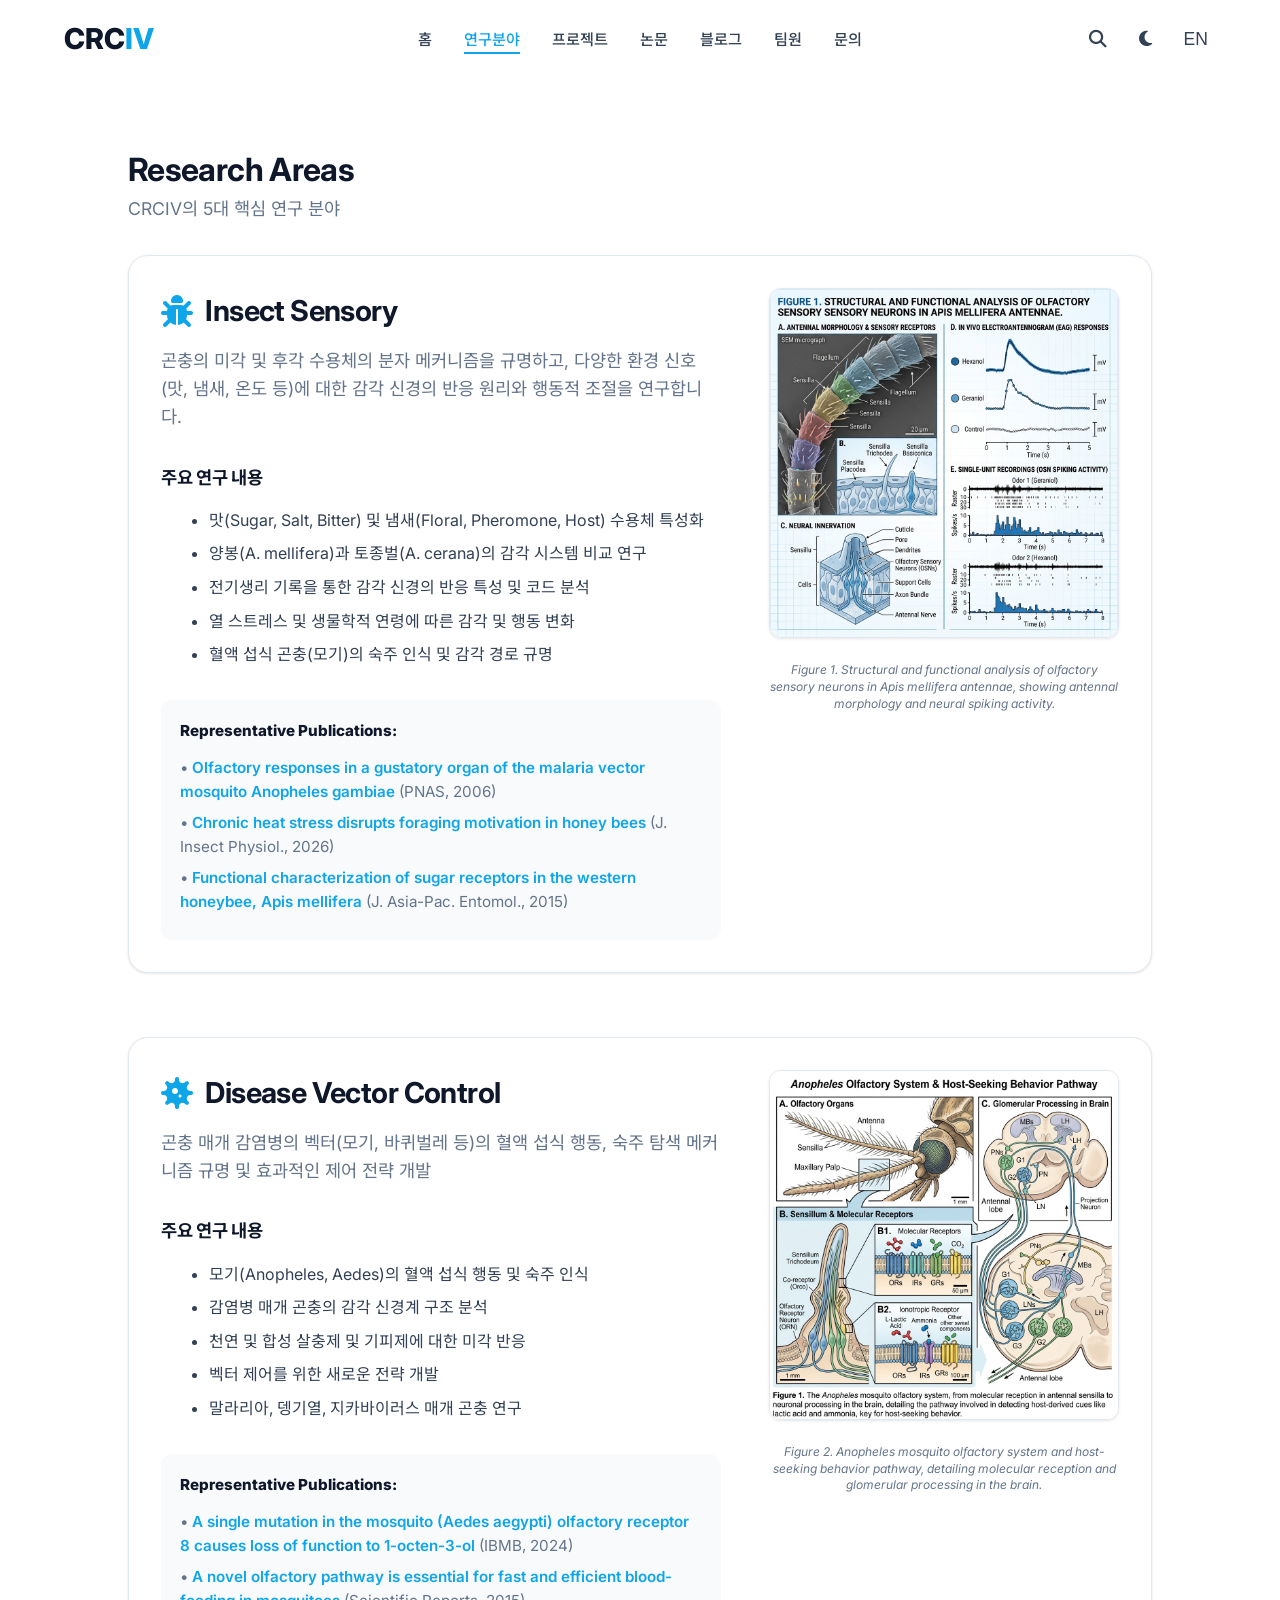
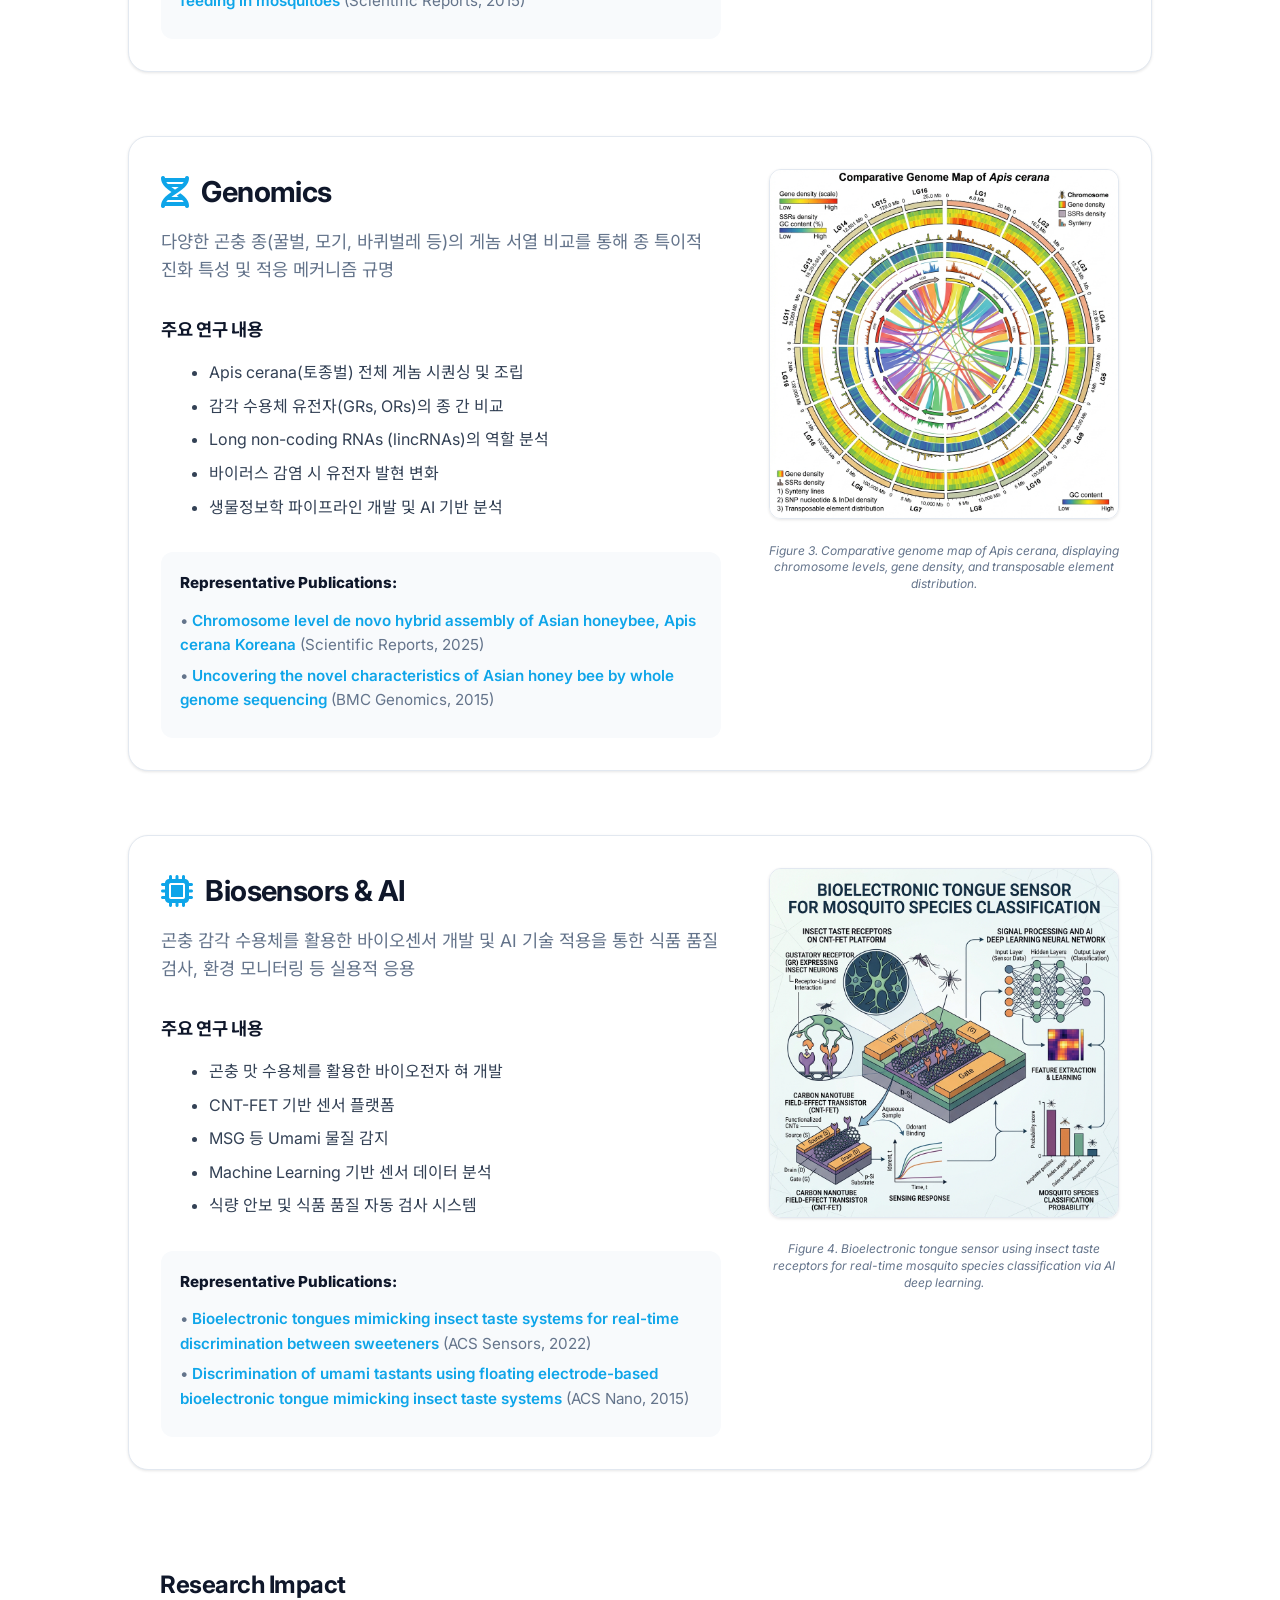
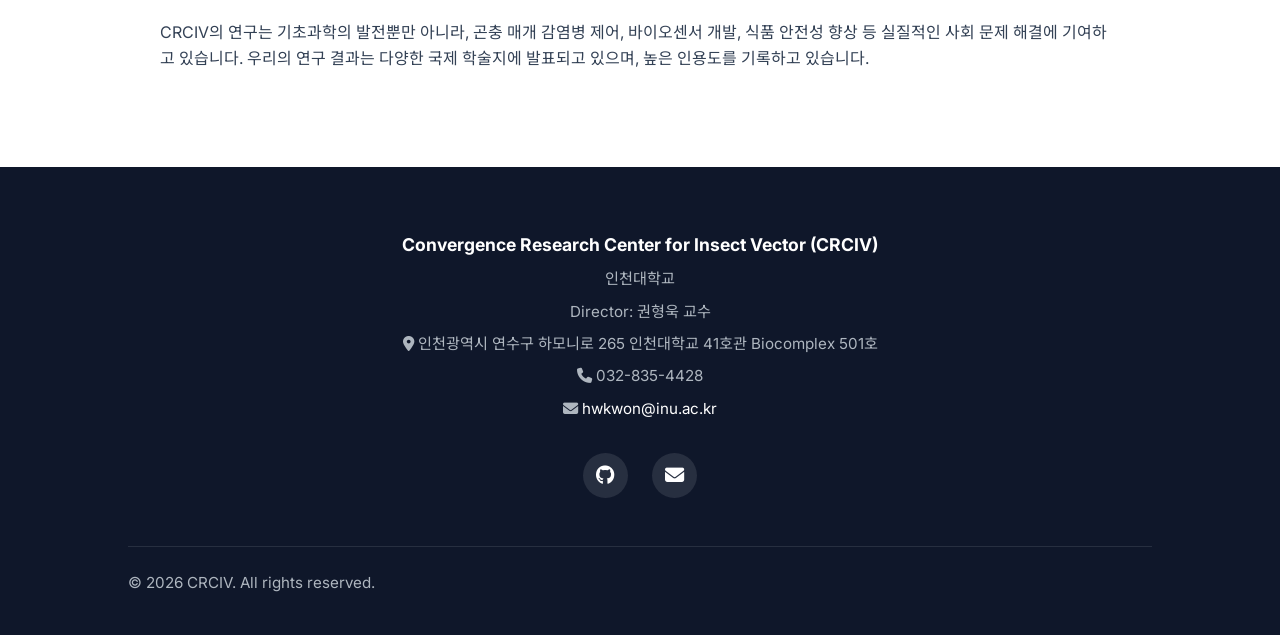
<file: research.html>
<!DOCTYPE html>
<html lang="ko">
<head>
    <meta charset="UTF-8">
    <meta name="viewport" content="width=device-width, initial-scale=1.0">
    <title>Research | CRCIV</title>
    <!-- SEO Meta Tags -->
    <meta name="description" content="Research Areas of CRCIV - 곤충 미각, 후각, 벡터 제어, 비교 게노믹스 및 바이오센서 기술 연구.">
    <meta name="keywords" content="Research, CRCIV, Taste Receptors, Vector Control, Olfaction, Comparative Genomics, Biosensors">
    <meta property="og:title" content="Research | CRCIV">
    <meta property="og:description" content="Research Areas of CRCIV - 곤충 미각, 후각, 벡터 제어, 비교 게노믹스 및 바이오센서 기술 연구.">
    <meta property="og:type" content="website">

    <!-- Styles -->
    <link rel="stylesheet" href="https://cdnjs.cloudflare.com/ajax/libs/font-awesome/6.4.0/css/all.min.css">
    <link rel="stylesheet" href="assets/css/style.css">
</head>
<body>
    <header></header>


    <main>
        <h1>Research Areas</h1>
        <p class="subtitle">CRCIV의 5대 핵심 연구 분야</p>

        <div id="research-details-container">
            <!-- Dynamic Content -->
        </div>


        <div style="background: var(--bg-light); padding: 2rem; border-radius: 10px; margin-top: 2rem;">
            <h2 style="color: var(--primary-color); margin-bottom: 1rem;">Research Impact</h2>
            <p>
                CRCIV의 연구는 기초과학의 발전뿐만 아니라, 곤충 매개 감염병 제어, 바이오센서 개발, 식품 안전성 향상 등 
                실질적인 사회 문제 해결에 기여하고 있습니다. 우리의 연구 결과는 다양한 국제 학술지에 발표되고 있으며, 
                높은 인용도를 기록하고 있습니다.
            </p>
        </div>
    </main>

    <footer></footer>

    <script src="assets/js/lab_info.js"></script>
    <script src="assets/js/research_data.js"></script>
    <script src="assets/js/layout.js"></script>

    <script src="assets/js/main.js"></script>

</body>
</html>
</file>
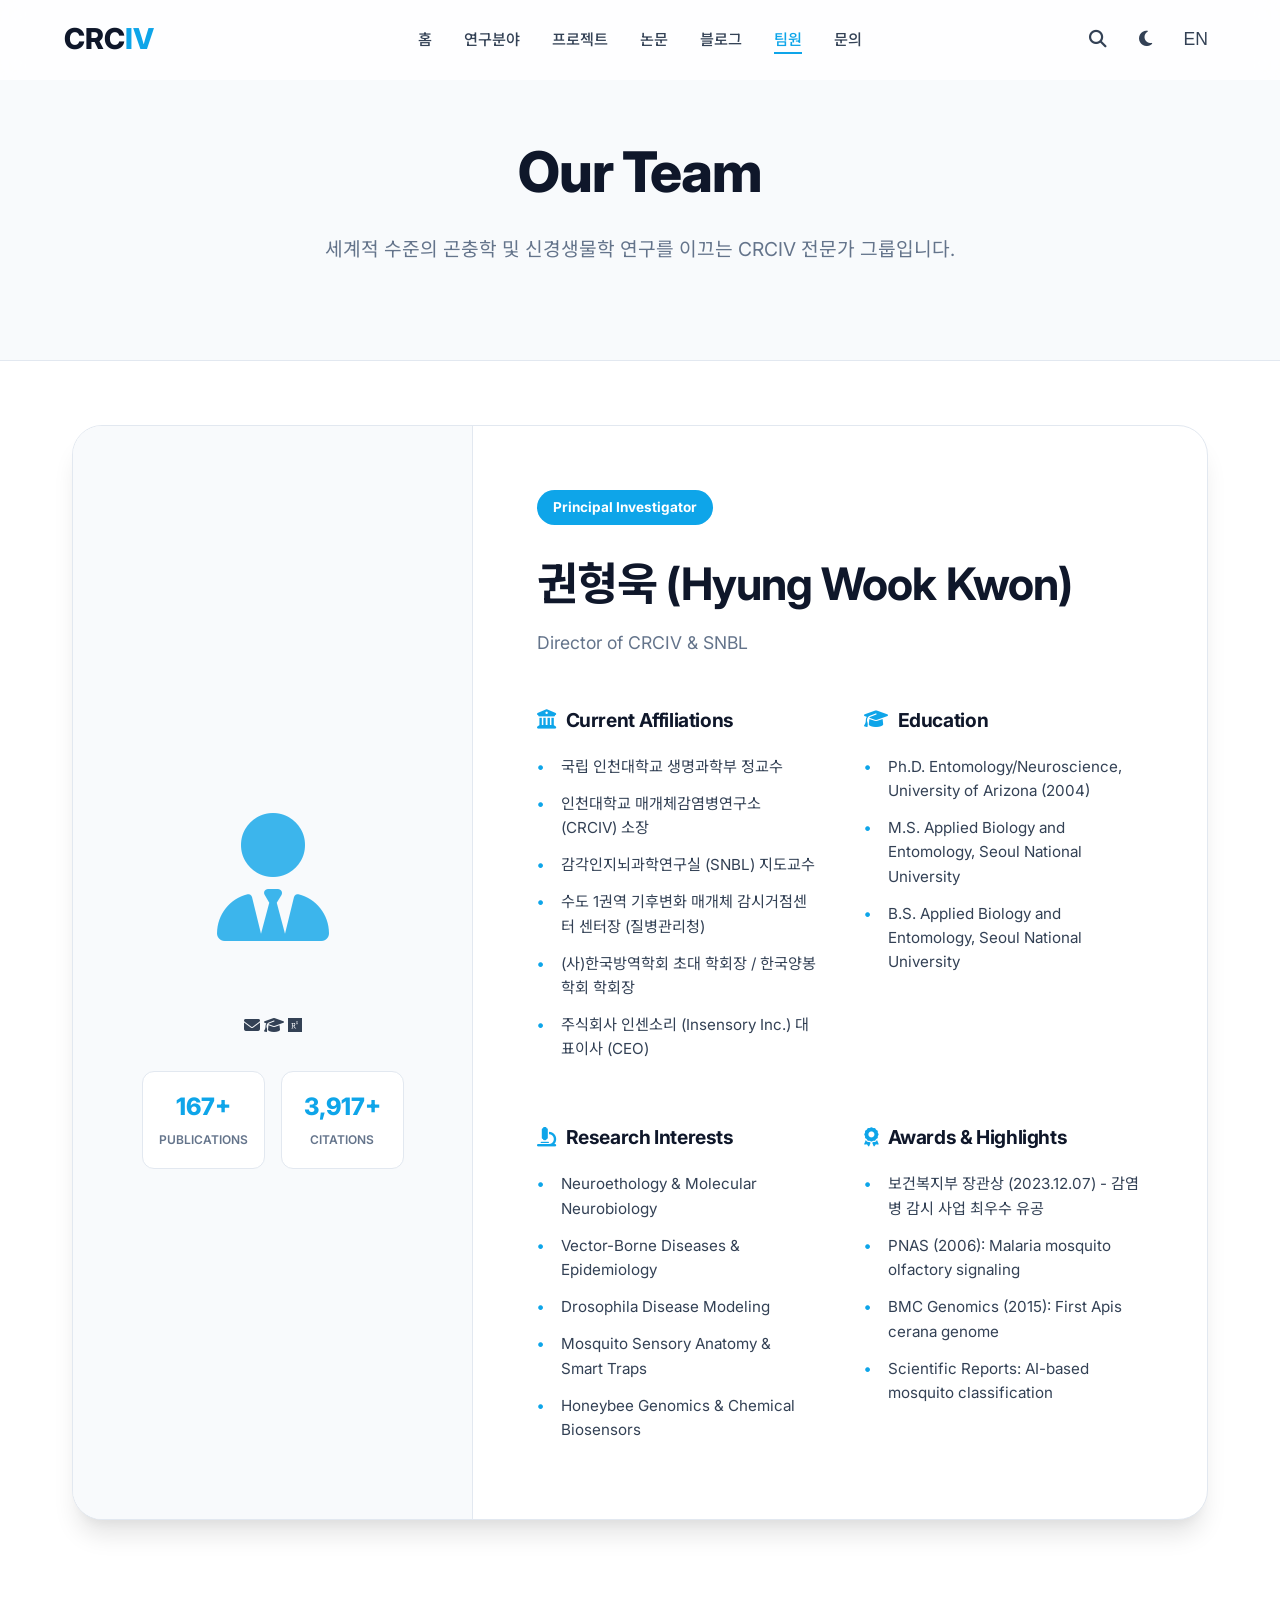
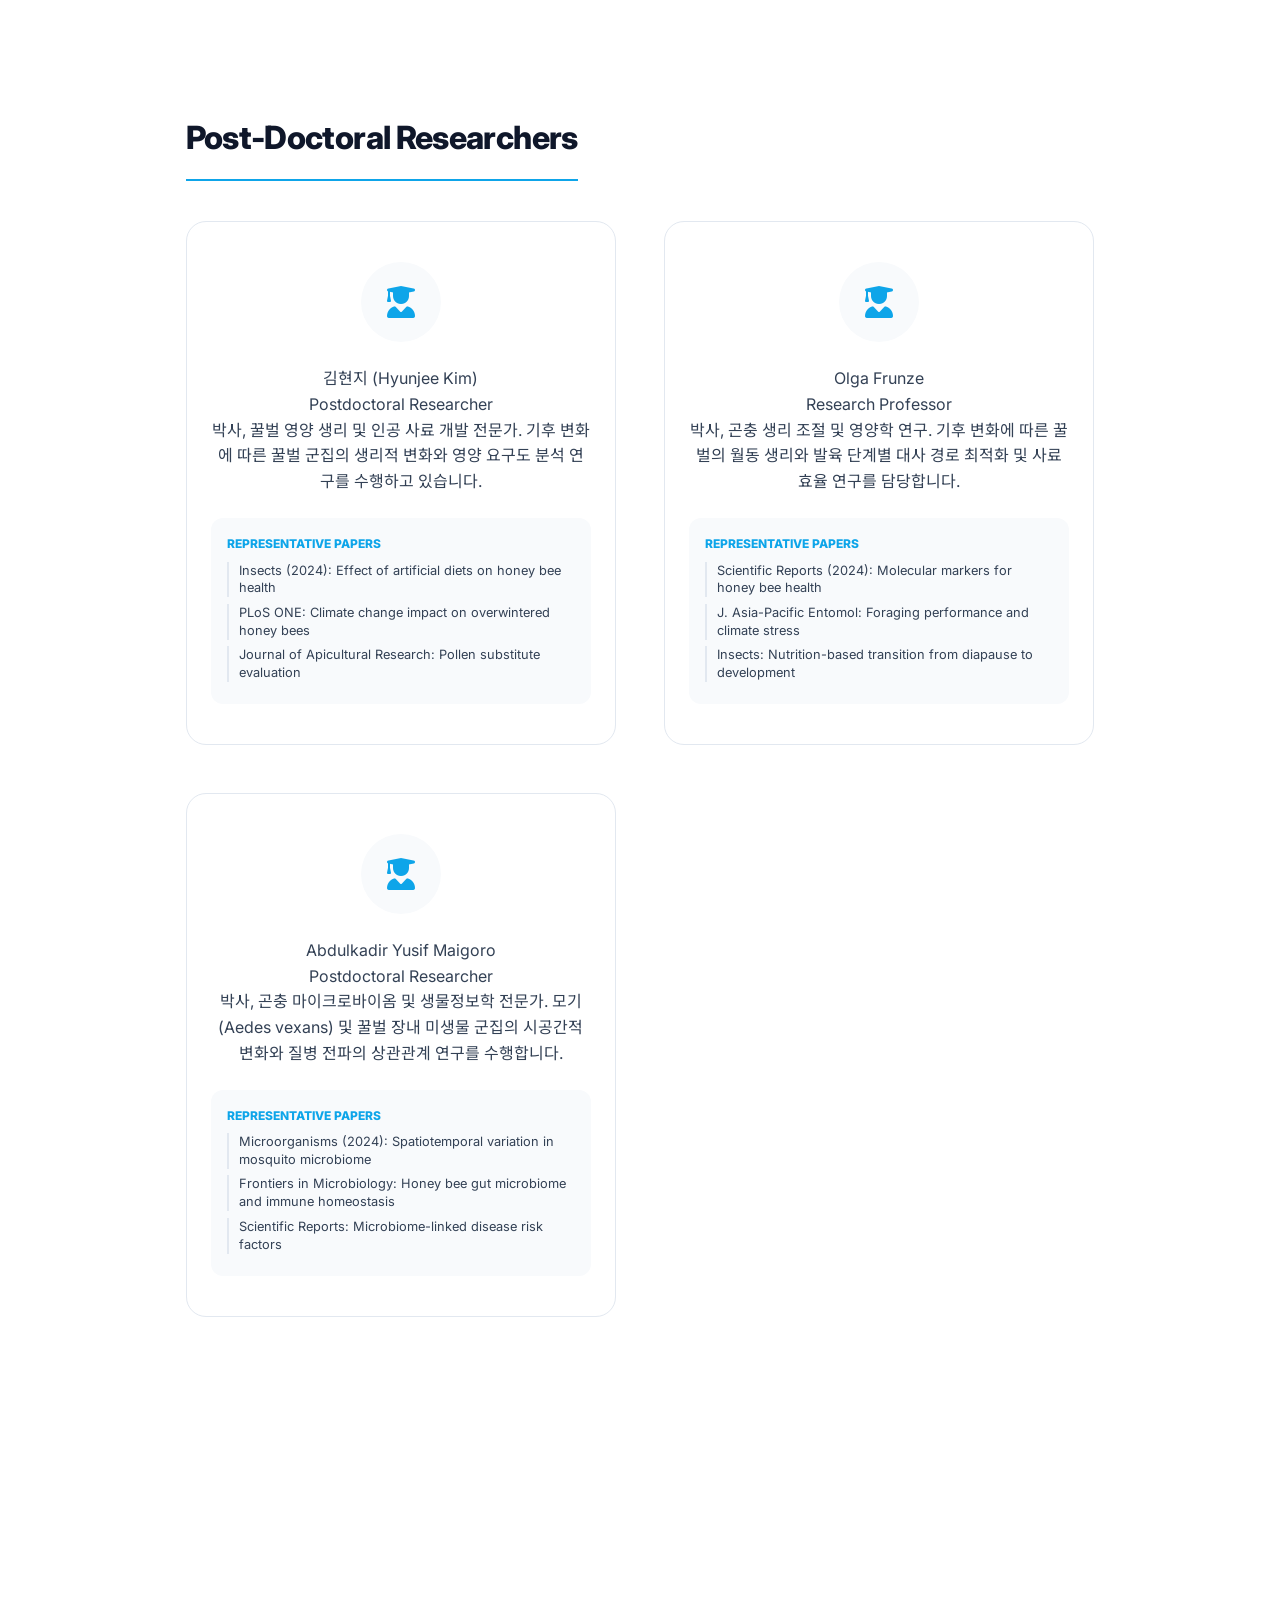
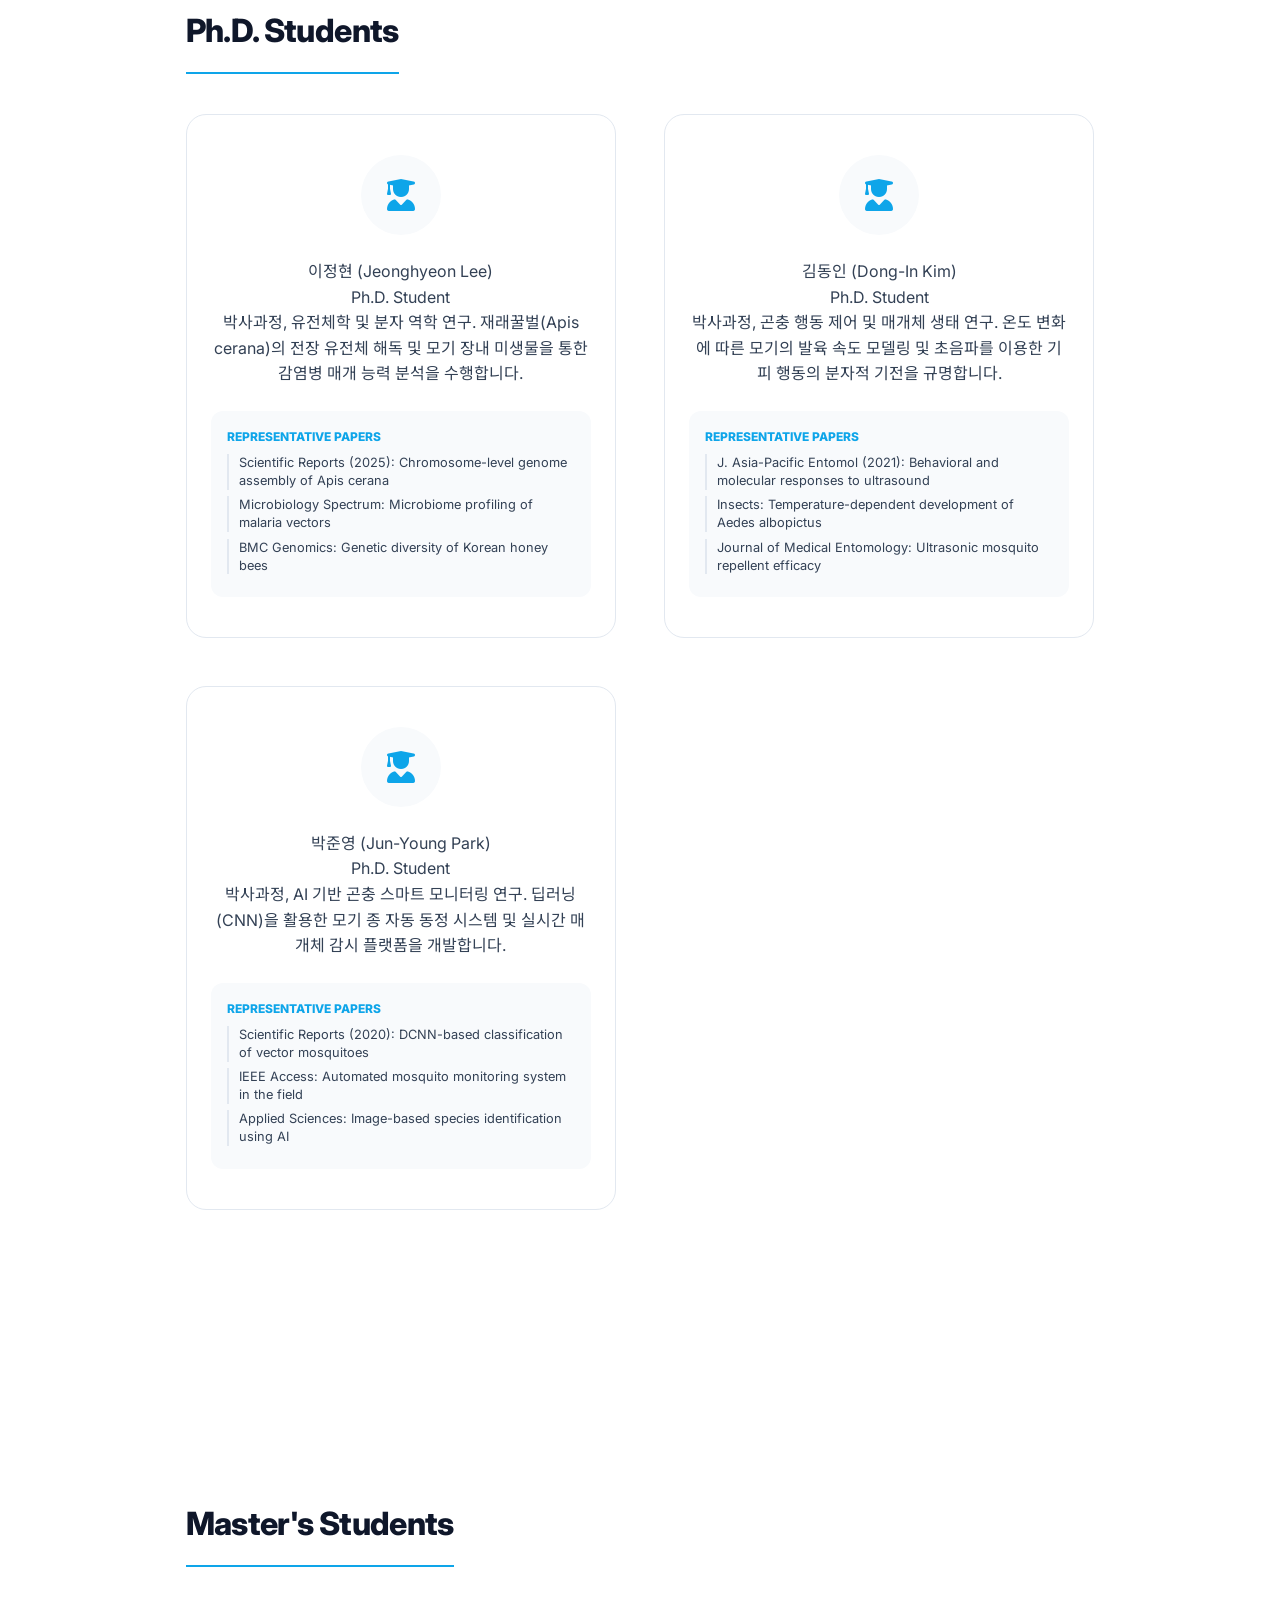
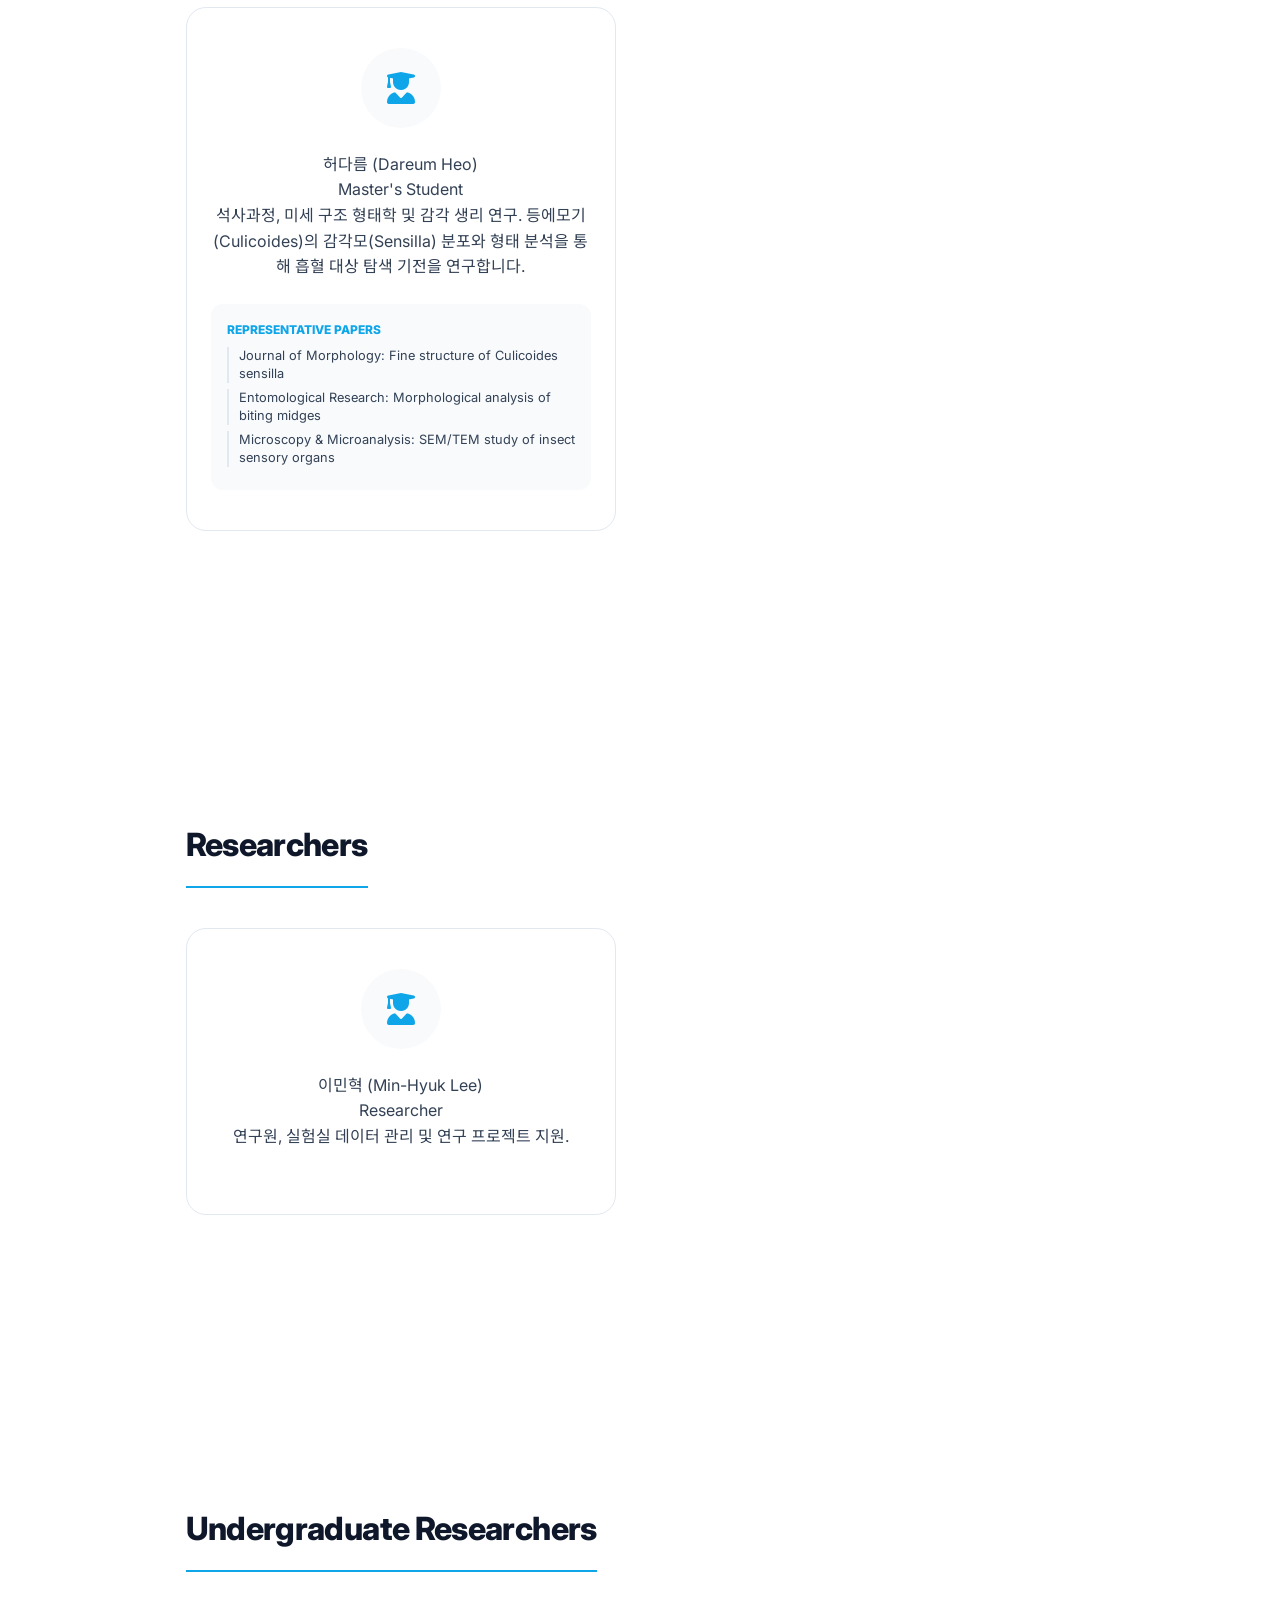
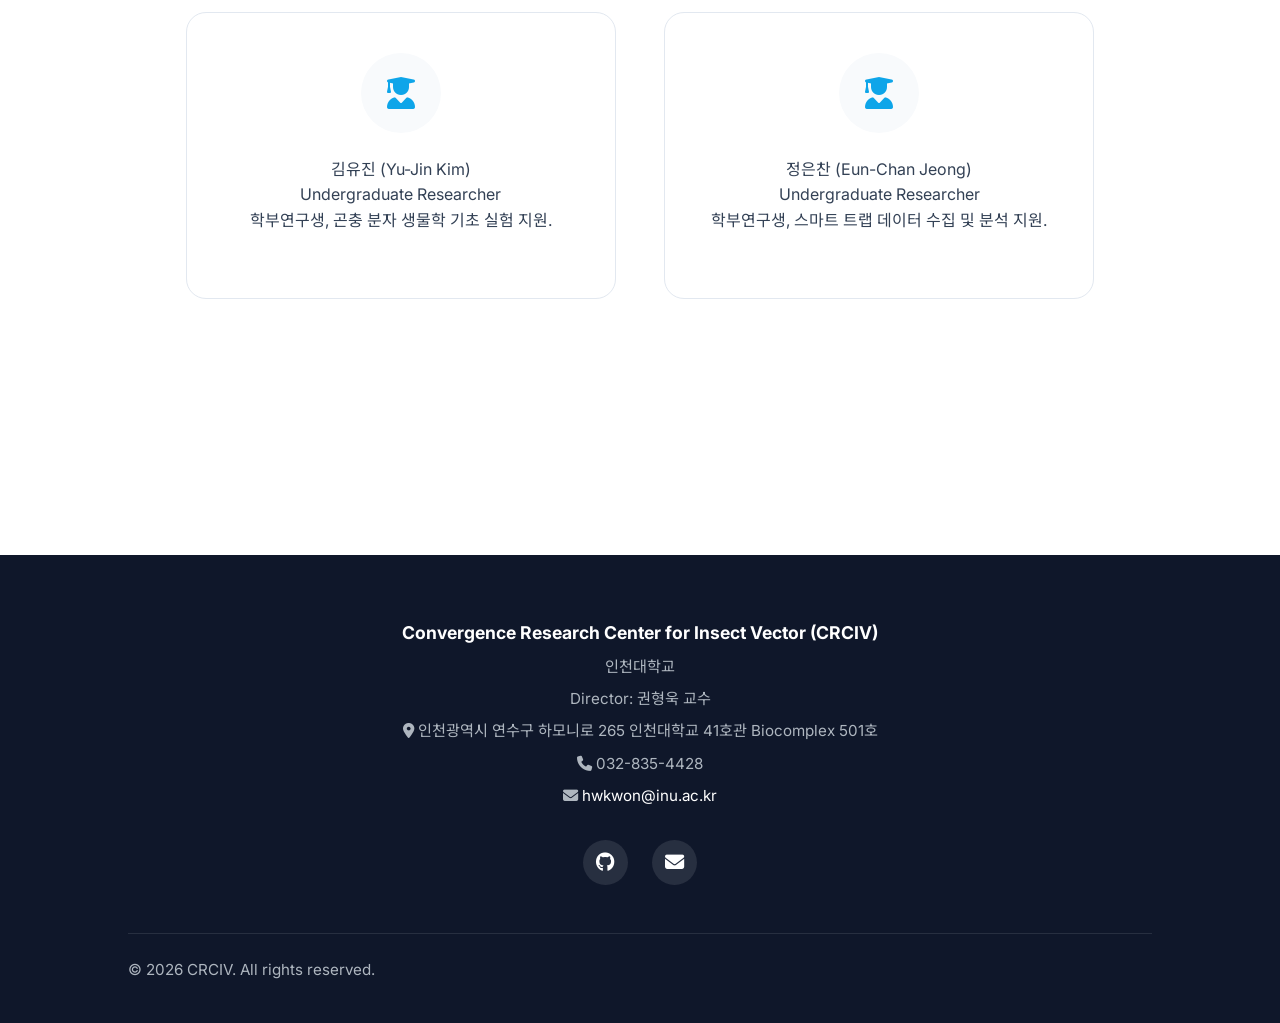
<file: team.html>
<!DOCTYPE html>
<html lang="ko">
<head>
    <meta charset="UTF-8">
    <meta name="viewport" content="width=device-width, initial-scale=1.0">
    <title>Team | CRCIV</title>
    <!-- Styles -->
    <link rel="stylesheet" href="https://cdnjs.cloudflare.com/ajax/libs/font-awesome/6.4.0/css/all.min.css">
    <link rel="stylesheet" href="assets/css/style.css">
    <style>
        .team-hero {
            background: var(--bg-gray);
            padding: 8rem 2rem 6rem;
            text-align: center;
            border-bottom: 1px solid var(--border-color);
        }
        
        .team-container {
            max-width: 1200px;
            margin: 4rem auto;
            padding: 0 2rem;
        }

        .category-title {
            font-size: 2rem;
            font-weight: 800;
            color: var(--primary-color);
            margin-bottom: 2.5rem;
            padding-bottom: 1rem;
            border-bottom: 2px solid var(--accent-color);
            display: inline-block;
        }

        /* Enhanced PI Profile */
        .pi-card-detailed {
            background: var(--white);
            border-radius: 30px;
            overflow: hidden;
            box-shadow: var(--shadow-lg);
            border: 1px solid var(--border-color);
            margin-bottom: 6rem;
            display: grid;
            grid-template-columns: 400px 1fr;
        }

        .pi-sidebar {
            background: var(--bg-gray);
            padding: 3rem;
            text-align: center;
            border-right: 1px solid var(--border-color);
            display: flex;
            flex-direction: column;
            justify-content: center;
            align-items: center;
        }

        .pi-icon-placeholder {
            font-size: 8rem;
            color: var(--accent-color);
            margin-bottom: 2rem;
            opacity: 0.8;
        }

        .pi-stat-grid {
            display: grid;
            grid-template-columns: 1fr 1fr;
            gap: 1rem;
            margin-top: 2rem;
        }

        .pi-stat-item {
            background: var(--white);
            padding: 1rem;
            border-radius: 12px;
            border: 1px solid var(--border-color);
        }

        .pi-stat-val {
            font-size: 1.5rem;
            font-weight: 800;
            color: var(--accent-color);
            display: block;
        }

        .pi-stat-label {
            font-size: 0.75rem;
            color: var(--text-muted);
            text-transform: uppercase;
            font-weight: 600;
        }

        .pi-content {
            padding: 4rem;
        }

        .pi-header {
            margin-bottom: 3rem;
        }

        .pi-header h2 {
            font-size: 2.8rem;
            margin-bottom: 0.5rem;
            color: var(--primary-color);
        }

        .pi-header .role-badge {
            display: inline-block;
            background: var(--accent-color);
            color: white;
            padding: 0.4rem 1rem;
            border-radius: 50px;
            font-size: 0.85rem;
            font-weight: 700;
            margin-bottom: 1.5rem;
        }

        .info-grid {
            display: grid;
            grid-template-columns: 1fr 1fr;
            gap: 3rem;
        }

        .info-section h3 {
            font-size: 1.2rem;
            color: var(--primary-color);
            margin-bottom: 1.2rem;
            display: flex;
            align-items: center;
            gap: 10px;
        }

        .info-section h3 i {
            color: var(--accent-color);
        }

        .info-list {
            list-style: none;
            padding: 0;
        }

        .info-list li {
            font-size: 0.95rem;
            line-height: 1.6;
            margin-bottom: 0.8rem;
            color: var(--text-main);
            position: relative;
            padding-left: 1.5rem;
        }

        .info-list li::before {
            content: '•';
            position: absolute;
            left: 0;
            color: var(--accent-color);
            font-weight: bold;
        }

        .member-grid-full {
            display: grid;
            grid-template-columns: repeat(auto-fill, minmax(280px, 1fr));
            gap: 3rem;
            margin-bottom: 6rem;
        }

        .member-card-new {
            background: var(--white);
            border-radius: 20px;
            overflow: hidden;
            border: 1px solid var(--border-color);
            transition: all 0.3s ease;
            text-align: center;
            padding: 2.5rem 1.5rem;
            opacity: 0;
            transform: translateY(30px);
        }

        .member-card-new.visible {
            opacity: 1;
            transform: translateY(0);
        }

        .member-card-new:hover {
            transform: translateY(-10px);
            box-shadow: var(--shadow-md);
            border-color: var(--accent-color);
        }

        .member-icon-new {
            width: 80px;
            height: 80px;
            border-radius: 50%;
            margin: 0 auto 1.5rem;
            background: var(--bg-gray);
            display: flex;
            align-items: center;
            justify-content: center;
            font-size: 2rem;
            color: var(--accent-color);
        }

        @media (max-width: 1024px) {
            .pi-card-detailed {
                grid-template-columns: 1fr;
            }
            .pi-sidebar {
                border-right: none;
                border-bottom: 1px solid var(--border-color);
            }
            .info-grid {
                grid-template-columns: 1fr;
            }
        }
    </style>
</head>
<body>

    <header></header>

    <section class="team-hero">
        <h1 style="font-size: 3.5rem; font-weight: 800; margin-bottom: 1rem;">Our Team</h1>
        <p style="font-size: 1.2rem; color: var(--text-muted);">세계적 수준의 곤충학 및 신경생물학 연구를 이끄는 CRCIV 전문가 그룹입니다.</p>
    </section>

    <main class="team-container">
        <!-- PI Section -->
        <div id="pi-container"></div>
        <!-- Categories -->
        <div id="team-sections"></div>
    </main>

    <footer></footer>

    <!-- Scripts -->
    <script src="assets/js/lab_info.js"></script>
    <script src="assets/js/layout.js"></script>
    <script src="blog_data.js"></script>
    <script src="team_data.js"></script>
    <script src="assets/js/main.js"></script>
    
    <script>
        document.addEventListener('DOMContentLoaded', () => {
            renderTeam();
            if (typeof initScrollAnimations === 'function') {
                initScrollAnimations();
            }
        });

        function renderTeam() {
            const piContainer = document.getElementById('pi-container');
            const sectionsContainer = document.getElementById('team-sections');

            if (!piContainer || !sectionsContainer) return;

            // Render PI (Detailed)
            const pi = teamData.pi;
            piContainer.innerHTML = `
                <div class="pi-card-detailed fade-up">
                    <div class="pi-sidebar">
                        <div class="pi-icon-placeholder">
                            <i class="fas fa-user-tie"></i>
                        </div>
                        <div class="social-links">
                            <a href="${pi.links.email}"><i class="fas fa-envelope"></i></a>
                            <a href="${pi.links.scholar}"><i class="fas fa-graduation-cap"></i></a>
                            <a href="${pi.links.researchgate}"><i class="fab fa-researchgate"></i></a>
                        </div>
                        <div class="pi-stat-grid">
                            <div class="pi-stat-item">
                                <span class="pi-stat-val">${pi.stats.publications}</span>
                                <span class="pi-stat-label">Publications</span>
                            </div>
                            <div class="pi-stat-item">
                                <span class="pi-stat-val">${pi.stats.citations}</span>
                                <span class="pi-stat-label">Citations</span>
                            </div>
                        </div>
                    </div>
                    <div class="pi-content">
                        <div class="pi-header">
                            <span class="role-badge">Principal Investigator</span>
                            <h2>${pi.name}</h2>
                            <p style="font-size: 1.1rem; color: var(--text-muted);">${pi.role}</p>
                        </div>

                        <div class="info-grid">
                            <div class="info-section">
                                <h3><i class="fas fa-university"></i> Current Affiliations</h3>
                                <ul class="info-list">
                                    ${pi.affiliations.map(a => `<li>${a}</li>`).join('')}
                                </ul>
                            </div>
                            <div class="info-section">
                                <h3><i class="fas fa-graduation-cap"></i> Education</h3>
                                <ul class="info-list">
                                    ${pi.education.map(e => `<li>${e}</li>`).join('')}
                                </ul>
                            </div>
                            <div class="info-section">
                                <h3><i class="fas fa-microscope"></i> Research Interests</h3>
                                <ul class="info-list">
                                    ${pi.interests.map(i => `<li>${i}</li>`).join('')}
                                </ul>
                            </div>
                            <div class="info-section">
                                <h3><i class="fas fa-award"></i> Awards & Highlights</h3>
                                <ul class="info-list">
                                    ${pi.awards.map(a => `<li>${a}</li>`).join('')}
                                    ${pi.stats.highlights.map(h => `<li>${h}</li>`).join('')}
                                </ul>
                            </div>
                        </div>
                    </div>
                </div>
            `;

            // Render other categories
            const categories = [
                { key: 'postdocs', title: 'Post-Doctoral Researchers' },
                { key: 'phd', title: 'Ph.D. Students' },
                { key: 'masters', title: "Master's Students" },
                { key: 'researchers', title: 'Researchers' },
                { key: 'undergrads', title: 'Undergraduate Researchers' }
            ];

            categories.forEach(cat => {
                const members = teamData[cat.key];
                if (!members || members.length === 0) return;

                const section = document.createElement('section');
                section.innerHTML = `
                    <h2 class="category-title">${cat.title}</h2>
                    <div class="member-grid-full">
                        ${members.map(m => `
                            <div class="member-card-new fade-up">
                                <div class="member-icon-new">
                                    <i class="fas fa-user-graduate"></i>
                                </div>
                                <div class="member-name-new">${m.name}</div>
                                <div class="member-role-new">${m.title}</div>
                                <p class="member-bio-new" style="margin-bottom: 1.5rem;">${m.bio}</p>
                                ${m.papers ? `
                                    <div style="text-align: left; background: var(--bg-gray); padding: 1rem; border-radius: 12px;">
                                        <div style="font-size: 0.75rem; font-weight: 800; color: var(--accent-color); text-transform: uppercase; margin-bottom: 0.5rem;">Representative Papers</div>
                                        <ul style="list-style: none; padding: 0; font-size: 0.8rem; line-height: 1.4;">
                                            ${m.papers.map(p => `<li style="margin-bottom: 0.4rem; padding-left: 10px; border-left: 2px solid var(--border-color);">${p}</li>`).join('')}
                                        </ul>
                                    </div>
                                ` : ''}
                            </div>
                        `).join('')}
                    </div>
                `;
                sectionsContainer.appendChild(section);
            });
        }
    </script>
</body>
</html>
</file>
<file: assets/css/style.css>
/* 
 * CRCIV Global Stylesheet
 * Modernized with Glassmorphism, Micro-animations, and Premium Colors
 */

@import url('https://fonts.googleapis.com/css2?family=Inter:wght@300;400;500;600;700&family=Noto+Sans+KR:wght@300;400;500;700&display=swap');

:root {
    --primary-color: #0f172a; 
    --primary-light: #1e293b; 
    --accent-color: #0ea5e9; 
    --accent-hover: #0284c7; 
    --bg-light: #ffffff;
    --bg-gray: #f8fafc; 
    --text-main: #334155; 
    --text-muted: #64748b; 
    --white: #ffffff;
    --header-bg: rgba(255, 255, 255, 0.8);
    --border-color: #e2e8f0;
    
    /* Animation Timing */
    --transition-fast: 0.2s cubic-bezier(0.4, 0, 0.2, 1);
    --transition-normal: 0.4s cubic-bezier(0.4, 0, 0.2, 1);
    --transition-slow: 0.6s cubic-bezier(0.4, 0, 0.2, 1);
    
    /* Shadows */
    --shadow-sm: 0 1px 3px rgba(0,0,0,0.1);
    --shadow-md: 0 10px 25px -5px rgba(0,0,0,0.05), 0 8px 10px -6px rgba(0,0,0,0.05);
    --shadow-lg: 0 20px 25px -5px rgba(0,0,0,0.1), 0 10px 10px -6px rgba(0,0,0,0.04);
}

/* Dark Mode Variables */
[data-theme="dark"] {
    --primary-color: #f1f5f9;
    --primary-light: #cbd5e1;
    --accent-color: #38bdf8;
    --accent-hover: #7dd3fc;
    --bg-light: #0f172a;
    --bg-gray: #1e293b;
    --text-main: #e2e8f0;
    --text-muted: #94a3b8;
    --white: #1e293b;
    --header-bg: rgba(15, 23, 42, 0.9);
    --border-color: #334155;
    --shadow-md: 0 10px 25px -5px rgba(0,0,0,0.3);
}



* { 
    margin: 0; 
    padding: 0; 
    box-sizing: border-box; 
}

body { 
    font-family: 'Inter', 'Noto Sans KR', sans-serif; 
    color: var(--text-main); 
    line-height: 1.6; 
    overflow-x: hidden;
    background-color: var(--bg-light);
}

a { 
    text-decoration: none; 
    color: inherit; 
    transition: color var(--transition-normal); 
}

ul { list-style: none; }

/* ----------------------------------
   Typography
---------------------------------- */
h1, h2, h3, h4, h5, h6 {
    font-weight: 700;
    color: var(--primary-color);
    letter-spacing: -0.02em;
}

/* ----------------------------------
   Navigation / Header (Glassmorphism)
---------------------------------- */
header {
    position: fixed; 
    width: 100%; 
    top: 0; 
    left: 0; 
    z-index: 1000;
    background: var(--header-bg);
    backdrop-filter: blur(12px);
    -webkit-backdrop-filter: blur(12px);
    border-bottom: 1px solid transparent;
    transition: all var(--transition-normal);
    display: flex;
    justify-content: space-between;
    align-items: center;
    padding: 0 4rem;
    height: 80px;
}

header.scrolled {
    height: 70px;
    background: var(--header-bg);
    border-bottom: 1px solid var(--border-color);
    box-shadow: var(--shadow-sm);
}

.logo {
    flex: 1;
    font-size: 1.8rem;
    font-weight: 800;
    display: flex;
    align-items: center;
}

.logo a {
    text-decoration: none;
    color: var(--primary-color);
}

.logo span {
    color: var(--accent-color);
}

#main-nav {
    flex: 2;
    display: flex;
    justify-content: center;
}

#main-nav ul {
    display: flex;
    gap: 2rem;
    list-style: none;
}

.header-tools {
    flex: 1;
    display: flex;
    justify-content: flex-end;
    align-items: center;
    gap: 1rem;
}

.tool-btn {
    background: none;
    border: none;
    color: var(--text-main);
    font-size: 1.1rem;
    cursor: pointer;
    padding: 0.5rem;
    border-radius: 50%;
    transition: all var(--transition-fast);
}

.tool-btn:hover {
    background: var(--bg-gray);
    color: var(--accent-color);
}

nav a { 
    font-weight: 500; 
    font-size: 0.95rem; 
    position: relative;
    padding-bottom: 5px;
}

nav a::after {
    content: '';
    position: absolute;
    width: 0;
    height: 2px;
    bottom: 0;
    left: 0;
    background-color: var(--accent-color);
    transition: width var(--transition-normal);
}

nav a:hover, nav a.active { 
    color: var(--accent-color); 
}

nav a:hover::after, nav a.active::after {
    width: 100%;
}

/* Mobile Toggle */
.mobile-toggle {
    display: none;
    flex-direction: column;
    gap: 6px;
    cursor: pointer;
    z-index: 1001;
}

.mobile-toggle span {
    display: block;
    width: 28px;
    height: 3px;
    background: var(--primary-color);
    border-radius: 3px;
    transition: all 0.3s ease;
}

.mobile-toggle.active span:nth-child(1) {
    transform: translateY(9px) rotate(45deg);
}
.mobile-toggle.active span:nth-child(2) {
    opacity: 0;
}
.mobile-toggle.active span:nth-child(3) {
    transform: translateY(-9px) rotate(-45deg);
}


/* ----------------------------------
   Common Section Styles
---------------------------------- */
main {
    margin-top: 80px; 
    padding: 4rem 10%;
    min-height: calc(100vh - 200px);
}

section { 
    padding: 6rem 10%; 
}

.bg-gray { 
    background-color: var(--bg-gray); 
}

.section-title { 
    text-align: center; 
    margin-bottom: 3.5rem; 
    font-size: 2.5rem; 
    font-weight: 800; 
    color: var(--primary-color); 
    position: relative;
}

.section-title::after { 
    content: ''; 
    display: block; 
    width: 60px; 
    height: 4px; 
    background: linear-gradient(90deg, var(--accent-color), #00d2ff); 
    margin: 15px auto 0; 
    border-radius: 2px;
}

/* ----------------------------------
   Buttons
---------------------------------- */
.btn {
    display: inline-block; 
    padding: 12px 30px; 
    border-radius: 30px;
    font-weight: 600; 
    transition: all var(--transition-normal);
    cursor: pointer;
    border: none;
    font-family: inherit;
    font-size: 1rem;
}

.btn-primary {
    background: var(--accent-color);
    color: var(--white);
    box-shadow: 0 4px 15px rgba(58, 134, 255, 0.4);
}

.btn-primary:hover {
    background: var(--accent-hover);
    transform: translateY(-2px);
    box-shadow: 0 6px 20px rgba(58, 134, 255, 0.5);
    color: var(--white);
}

.btn-outline {
    background: transparent;
    border: 2px solid var(--white);
    color: var(--white);
}

.btn-outline:hover {
    background: var(--white);
    color: var(--primary-color);
}

/* ----------------------------------
   Cards (Micro-animations)
---------------------------------- */
.card {
    background: var(--white); 
    padding: 3rem 2rem; 
    border-radius: 24px;
    box-shadow: var(--shadow-md); 
    transition: all var(--transition-normal);
    position: relative;
    overflow: hidden;
    z-index: 1;
    height: 100%;
    border: 1px solid rgba(0,0,0,0.03);
}

.card:hover {
    transform: translateY(-12px) scale(1.02);
    box-shadow: var(--shadow-lg);
    border-color: var(--accent-color);
}


.card::before {
    content: '';
    position: absolute;
    top: 0;
    left: 0;
    width: 100%;
    height: 4px;
    background: linear-gradient(90deg, var(--accent-color), #00d2ff);
    transform: scaleX(0);
    transform-origin: left;
    transition: transform var(--transition-normal);
    z-index: -1;
}

.card:hover::before {
    transform: scaleX(1);
}


/* ----------------------------------
   Footer
---------------------------------- */
footer { 
    background: var(--primary-color); 
    color: #aeb6bf; 
    padding: 4rem 10% 2rem; 
    text-align: center; 
}

footer strong {
    color: var(--white);
    font-size: 1.1rem;
}

footer p { 
    margin-bottom: 0.5rem; 
    font-size: 0.95rem; 
}

footer a {
    color: #cbd5e1;
}

footer a:hover {
    color: var(--white);
}

footer .social-links { 
    margin-top: 2rem; 
    display: flex; 
    justify-content: center; 
    gap: 1.5rem; 
}

footer .social-links a { 
    background: rgba(255,255,255,0.1);
    width: 45px;
    height: 45px;
    display: flex;
    align-items: center;
    justify-content: center;
    border-radius: 50%;
    color: var(--white); 
    font-size: 1.2rem; 
    transition: all var(--transition-normal); 
}

footer .social-links a:hover { 
    background: var(--accent-color);
    transform: translateY(-3px);
}

.footer-bottom {
    margin-top: 3rem;
    padding-top: 1.5rem;
    border-top: 1px solid rgba(255,255,255,0.1);
    font-size: 0.85rem;
    display: flex;
    justify-content: space-between;
    align-items: center;
    width: 100%;
}

.footer-links {
    display: flex;
    gap: 1.5rem;
}

@media (max-width: 768px) {
    .mobile-toggle {
        display: flex;
    }

    nav {
        position: fixed;
        top: 0;
        right: -100%;
        width: 80%;
        height: 100vh;
        background: var(--white);
        padding: 6rem 2rem;
        transition: 0.4s ease;
        box-shadow: -10px 0 30px rgba(0,0,0,0.1);
        z-index: 1000;
    }

    nav.active {
        right: 0;
    }

    nav ul {
        flex-direction: column;
        gap: 2rem;
    }

    nav a {
        font-size: 1.2rem;
    }

    .footer-bottom {
        flex-direction: column;
        gap: 15px;
    }
}


/* ----------------------------------
   Animations (AOS alternative via CSS)
---------------------------------- */
.fade-up {
    opacity: 0;
    transform: translateY(30px);
    transition: opacity 0.8s ease-out, transform 0.8s ease-out;
}

.fade-up.visible {
    opacity: 1;
    transform: translateY(0);
}

/* ----------------------------------
   Responsive Design
---------------------------------- */
@media (max-width: 768px) {
    nav ul {
        display: none; /* Add JS toggle later for mobile menu */
    }
    
    header {
        padding: 1rem 5%;
    }
    
    section {
        padding: 4rem 5%;
    }
    
    .section-title {
        font-size: 2rem;
    }
    
    main {
        padding: 3rem 5%;
    }
}

/* ----------------------------------
   Grid Layouts
---------------------------------- */
.grid-2 { display: grid; grid-template-columns: repeat(auto-fit, minmax(300px, 1fr)); gap: 2rem; }
.grid-3 { display: grid; grid-template-columns: repeat(auto-fit, minmax(300px, 1fr)); gap: 2rem; }
.grid-4 { display: grid; grid-template-columns: repeat(auto-fit, minmax(200px, 1fr)); gap: 2rem; }

/* ----------------------------------
   Home Page Specific
---------------------------------- */
.hero {
    height: 100vh;
    position: relative;
    overflow: hidden;
    color: white; 
    display: flex; 
    align-items: center;
    justify-content: center;
    text-align: center;
}

.hero-video {
    position: absolute;
    top: 0;
    left: 0;
    width: 100%;
    height: 100%;
    object-fit: cover;
    z-index: -1;
}

.hero-overlay {
    position: absolute;
    top: 0;
    left: 0;
    width: 100%;
    height: 100%;
    background: linear-gradient(rgba(15, 23, 42, 0.4), rgba(15, 23, 42, 0.8));
    z-index: 0;
}

.hero-content {
    position: relative;
    z-index: 10;
    padding: 0 2rem;
}


.hero h1 { 
    font-size: 4rem; 
    font-weight: 800; 
    margin-bottom: 1.5rem; 
    letter-spacing: -1px; 
    color: var(--white);
    animation: fadeDown 1s ease-out;
}

.hero p { 
    font-size: 1.25rem; 
    font-weight: 300; 
    max-width: 800px; 
    color: #cbd5e1; 
    margin-bottom: 2.5rem; 
    animation: fadeUp 1s ease-out 0.3s backwards;
}

.hero .btn {
    animation: fadeUp 1s ease-out 0.6s backwards;
}

@keyframes fadeDown {
    from { opacity: 0; transform: translateY(-30px); }
    to { opacity: 1; transform: translateY(0); }
}

@keyframes fadeUp {
    from { opacity: 0; transform: translateY(30px); }
    to { opacity: 1; transform: translateY(0); }
}

.card i { 
    font-size: 3rem; 
    color: var(--accent-color); 
    margin-bottom: 1.5rem; 
    transition: transform var(--transition-normal);
}
.card:hover i { transform: scale(1.1); }
.card h3 { font-size: 1.4rem; margin-bottom: 1rem; color: var(--primary-color); }
.card p { color: var(--text-muted); font-size: 1rem; }

/* ----------------------------------
   Tags
---------------------------------- */
.tag { 
    display: inline-block; 
    background: var(--bg-gray); 
    color: var(--text-main); 
    font-size: 0.75rem; 
    font-weight: 500;
    padding: 4px 10px; 
    border-radius: 20px; 
    margin-top: 10px; 
    margin-right: 5px;
    transition: all 0.2s;
}
.tag:hover {
    background: var(--accent-color);
    color: var(--white);
}

/* ----------------------------------
   Publications Page Specific
---------------------------------- */
.filters { margin-bottom: 2.5rem; display: flex; gap: 1rem; flex-wrap: wrap; justify-content: center; }
.filter-btn {
    padding: 0.6rem 1.5rem;
    border: 2px solid var(--bg-gray);
    background: var(--white);
    border-radius: 30px;
    cursor: pointer;
    transition: all var(--transition-fast);
    font-size: 0.95rem;
    font-weight: 600;
    color: var(--text-muted);
}
.filter-btn:hover,
.filter-btn.active { 
    background: var(--accent-color); 
color: var(--white); 
    border-color: var(--accent-color); 
    box-shadow: 0 4px 10px rgba(58, 134, 255, 0.3);
}

/* Projects Page - SuanLab Style */
.projects-hero {
    background: linear-gradient(rgba(0, 0, 0, 0.4), rgba(0, 0, 0, 0.4)), linear-gradient(135deg, #0f172a 0%, #1e293b 100%);
    color: white;
    padding: 10rem 2rem 12rem;
    text-align: center;
    position: relative;
    overflow: hidden;
}

.projects-hero::before {
    content: '';
    position: absolute;
    top: 0;
    left: 0;
    right: 0;
    bottom: 0;
    background: radial-gradient(circle at 50% 50%, rgba(34, 211, 238, 0.15) 0%, transparent 70%);
    pointer-events: none;
}

.projects-hero h1 {
    font-size: 4rem;
    font-weight: 800;
    margin-bottom: 1.5rem;
    letter-spacing: -0.03em;
    text-shadow: 0 4px 20px rgba(0, 0, 0, 0.5);
}

.projects-hero .subtitle {
    font-size: 1.4rem;
    opacity: 1;
    max-width: 900px;
    margin: 0 auto;
    font-weight: 600;
    line-height: 1.6;
    text-shadow: 0 2px 10px rgba(0, 0, 0, 0.5);
}

.projects-stats-grid {
    display: grid;
    grid-template-columns: repeat(4, 1fr);
    gap: 1.5rem;
    max-width: 1200px;
    margin: -4rem auto 4rem;
    padding: 0 2rem;
    position: relative;
    z-index: 10;
}

.stat-card {
    background: var(--white);
    padding: 2.5rem 1.5rem;
    border-radius: 20px;
    box-shadow: var(--shadow-lg);
    text-align: center;
    border: 1px solid var(--border-color);
    transition: transform 0.3s ease;
}

.stat-card:hover {
    transform: translateY(-5px);
}

.stat-card h3 {
    font-size: 2.2rem;
    color: var(--accent-color);
    font-weight: 800;
    margin-bottom: 0.5rem;
}

.stat-card p {
    color: var(--text-main);
    font-weight: 800;
    font-size: 0.85rem;
    text-transform: uppercase;
    letter-spacing: 0.05em;
}

.projects-container {
    max-width: 1200px;
    margin: 0 auto;
    padding: 2rem;
}

.filter-tabs {
    display: flex;
    justify-content: center;
    gap: 1rem;
    margin-bottom: 3rem;
    flex-wrap: wrap;
}

.filter-tab {
    padding: 0.75rem 1.5rem;
    border-radius: 9999px;
    font-weight: 600;
    cursor: pointer;
    transition: all 0.2s;
    background: #f1f5f9;
    color: #64748b;
    border: none;
    display: flex;
    align-items: center;
    gap: 0.5rem;
}

.filter-tab .count {
    background: rgba(0, 0, 0, 0.05);
    padding: 0.1rem 0.5rem;
    border-radius: 999px;
    font-size: 0.8rem;
}

.filter-tab.active {
    background: #0ea5e9;
    color: white;
}

.filter-tab.active .count {
    background: rgba(255, 255, 255, 0.2);
}

.project-grid {
    display: grid;
    grid-template-columns: repeat(auto-fill, minmax(350px, 1fr));
    gap: 2rem;
}

.project-card {
    background: var(--white);
    border-radius: 16px;
    padding: 2rem;
    border: 1px solid var(--border-color);
    transition: all 0.3s;
    position: relative;
    display: flex;
    flex-direction: column;
}

.project-card:hover {
    transform: translateY(-5px);
    box-shadow: var(--shadow-lg);
    border-color: var(--accent-color);
}

.status-badge {
    align-self: flex-start;
    padding: 0.25rem 0.75rem;
    border-radius: 9999px;
    font-size: 0.75rem;
    font-weight: 700;
    margin-bottom: 1.5rem;
    display: flex;
    align-items: center;
    gap: 0.4rem;
}

.status-active { background: #dcfce7; color: #15803d; }
.status-completed { background: var(--bg-gray); color: var(--text-muted); }

.project-card h3 {
    font-size: 1.25rem;
    line-height: 1.4;
    font-weight: 700;
    color: var(--primary-color);
    margin-bottom: 1.5rem;
    flex-grow: 1;
}

.project-info {
    display: flex;
    flex-direction: column;
    gap: 0.75rem;
    padding-top: 1.5rem;
    border-top: 1px solid #f1f5f9;
}

.info-item {
    display: flex;
    align-items: center;
    gap: 0.75rem;
    font-size: 0.9rem;
    color: #475569;
}

.info-item i {
    color: #0ea5e9;
    width: 1.25rem;
    text-align: center;
}

.info-item .label {
    font-weight: 600;
    min-width: 80px;
    color: #64748b;
}

.pub-item {
    background: var(--white);
    padding: 1.5rem 2rem;
    border-left: 4px solid var(--accent-color);
    box-shadow: var(--shadow-sm);
    border-radius: 0 12px 12px 0;
    transition: transform var(--transition-normal), box-shadow var(--transition-normal);
}
.pub-item:hover { 
    transform: translateX(10px); 
    box-shadow: var(--shadow-md);
}
.pub-item h3 { font-size: 1.15rem; margin-bottom: 0.6rem; color: var(--primary-color); }
.pub-item h3 a { color: inherit; transition: color var(--transition-fast); }
.pub-item h3 a:hover { color: var(--accent-color); text-decoration: none; }
.pub-item h3 a i { font-size: 0.8em; opacity: 0.5; margin-left: 5px; transition: opacity 0.2s; }
.pub-item h3 a:hover i { opacity: 1; }
.pub-item .authors { font-size: 0.95rem; color: #555; margin-bottom: 0.4rem; }
.pub-item .venue { font-size: 0.9rem; font-style: italic; color: var(--text-muted); margin-bottom: 0.6rem; }
.pub-item .year { display: inline-block; background: var(--bg-gray); color: var(--text-main); font-size: 0.8rem; font-weight: 600; padding: 3px 10px; border-radius: 12px; margin-right: 5px; }
.pub-item .citation { display: inline-block; background: #cfe2ff; color: #084298; font-size: 0.8rem; font-weight: 600; padding: 3px 10px; border-radius: 12px; }

.stats { 
    background: var(--white); 
    padding: 2.5rem; 
    border-radius: 16px; 
    margin-bottom: 3rem; 
    display: grid; 
    grid-template-columns: repeat(auto-fit, minmax(150px, 1fr)); 
    gap: 1.5rem; 
    text-align: center; 
    box-shadow: var(--shadow-sm);
}
.stat-item h3 { font-size: 2.5rem; color: var(--accent-color); font-weight: 800; margin-bottom: 0.5rem; }
.stat-item p { color: var(--text-muted); font-size: 1rem; font-weight: 500; }


/* ----------------------------------
   Team Page Specific
---------------------------------- */
.member-card {
    background: var(--white);
    border-radius: 16px;
    overflow: hidden;
    box-shadow: var(--shadow-sm);
    transition: all var(--transition-normal);
    text-align: center;
    border: 1px solid rgba(0,0,0,0.03);
}
.member-card:hover {
    transform: translateY(-10px);
    box-shadow: var(--shadow-lg);
}
.member-image {
    width: 100%;
    height: 220px;
    background: linear-gradient(135deg, var(--primary-light), var(--primary-color));
    display: flex;
    align-items: center;
    justify-content: center;
    color: var(--white);
    font-size: 4rem;
    position: relative;
}
.member-image::after {
    content: '';
    position: absolute;
    bottom: -20px;
    left: 50%;
    transform: translateX(-50%);
    border-width: 20px 20px 0;
    border-style: solid;
    border-color: var(--primary-color) transparent transparent transparent;
}
.member-info { padding: 2.5rem 1.5rem 1.5rem; }
.member-name { font-size: 1.25rem; font-weight: 800; color: var(--primary-color); margin-bottom: 0.3rem; }
.member-title { font-size: 0.95rem; color: var(--accent-color); font-weight: 600; margin-bottom: 1rem; }
.member-bio { font-size: 0.9rem; color: var(--text-muted); line-height: 1.6; }

/* ----------------------------------
   Contact Page Specific
---------------------------------- */
.contact-container {
    display: grid;
    grid-template-columns: 1fr 1fr;
    gap: 3rem;
    max-width: 1100px;
    margin: 0 auto;
}
@media (max-width: 768px) { .contact-container { grid-template-columns: 1fr; } }
.contact-info { background: var(--bg-gray); padding: 2.5rem; border-radius: 16px; box-shadow: var(--shadow-sm); }
.contact-info h2 { font-size: 1.8rem; color: var(--primary-color); margin-bottom: 2rem; }
.info-item { margin-bottom: 1.8rem; display: flex; align-items: flex-start; gap: 1.2rem; }
.info-item i { font-size: 1.5rem; color: var(--accent-color); min-width: 30px; text-align: center; margin-top: 0.2rem; }
.info-item h3 { font-size: 1.1rem; color: var(--primary-color); margin-bottom: 0.3rem; }
.info-item p, .info-item a { font-size: 0.95rem; color: var(--text-muted); }
.info-item a { font-weight: 600; color: var(--accent-color); }
.info-item a:hover { text-decoration: underline; color: var(--accent-hover); }

.contact-form {
    background: var(--white);
    padding: 2.5rem;
    border-radius: 16px;
    box-shadow: var(--shadow-md);
}
.contact-form h2 { font-size: 1.8rem; color: var(--primary-color); margin-bottom: 2rem; }
.form-group { margin-bottom: 1.5rem; position: relative; }
.form-group label { display: block; font-weight: 600; margin-bottom: 0.5rem; color: var(--primary-color); font-size: 0.95rem; }
.form-group input, .form-group textarea {
    width: 100%;
    padding: 0.9rem 1rem;
    border: 1px solid #ced4da;
    border-radius: 8px;
    font-family: inherit;
    font-size: 1rem;
    transition: all var(--transition-fast);
    background-color: #fcfcfc;
}
.form-group input:focus, .form-group textarea:focus {
    outline: none;
    border-color: var(--accent-color);
    box-shadow: 0 0 0 4px rgba(58, 134, 255, 0.15);
    background-color: var(--white);
}
.form-group textarea { resize: vertical; min-height: 140px; }
.submit-btn {
    background: var(--accent-color);
    color: var(--white);
    padding: 1rem 2rem;
    border: none;
    border-radius: 8px;
    font-weight: 600;
    font-size: 1.05rem;
    cursor: pointer;
    transition: all var(--transition-normal);
    width: 100%;
    box-shadow: 0 4px 15px rgba(58, 134, 255, 0.3);
}
.submit-btn:hover { background: var(--accent-hover); transform: translateY(-2px); box-shadow: 0 6px 20px rgba(58, 134, 255, 0.4); }

.location-map { margin-top: 4rem; border-radius: 16px; overflow: hidden; box-shadow: var(--shadow-md); }
.location-map h2 { font-size: 1.8rem; color: var(--primary-color); margin-bottom: 1.5rem; }
.map-placeholder {
    width: 100%;
    height: 450px;
    background: var(--bg-gray);
    display: flex;
    align-items: center;
    justify-content: center;
    border-radius: 16px;
    position: relative;
    overflow: hidden;
}
.map-placeholder iframe {
    width: 100%;
    height: 100%;
    border: 0;
}
.subtitle { color: var(--text-muted); margin-bottom: 2rem; font-size: 1.1rem; }

.research-area {
    background: var(--white);
    padding: 2.5rem;
    margin-bottom: 2.5rem;
    border-radius: 16px;
    box-shadow: var(--shadow-sm);
    border-left: 5px solid var(--accent-color);
    transition: all var(--transition-normal);
}

.research-area:hover {
    box-shadow: var(--shadow-md);
    transform: translateX(5px);
}

.research-area h2 {
    font-size: 1.8rem;
    color: var(--primary-color);
    margin-bottom: 0.8rem;
    display: flex;
    align-items: center;
    gap: 0.8rem;
}

.research-area h2 i {
    color: var(--accent-color);
    font-size: 2rem;
}

.research-area .description {
    color: var(--text-muted);
    margin-bottom: 1.5rem;
    font-size: 1.05rem;
    line-height: 1.7;
}

.research-area h3 {
    font-size: 1.2rem;
    color: var(--primary-color);
    margin-top: 1.5rem;
    margin-bottom: 0.8rem;
}

.research-area ul {
    margin-left: 1.5rem;
    color: var(--text-main);
}

.research-area li {
    list-style: disc;
    margin-bottom: 0.5rem;
}

.key-papers {
    background: var(--bg-gray);
    padding: 1.5rem;
    border-radius: 8px;
    margin-top: 1.5rem;
}

.key-papers p {
    font-size: 0.95rem;
    color: var(--text-muted);
    margin-bottom: 0.5rem;
}

.paper-link {
    color: var(--accent-color);
    font-weight: 500;
    transition: color var(--transition-fast);
}

.paper-link:hover {
    color: var(--accent-hover);
    text-decoration: underline;
}

/* ----------------------------------
   Latest News (Home Page)
---------------------------------- */
.news-grid {
    display: grid;
    grid-template-columns: repeat(auto-fill, minmax(280px, 1fr));
    gap: 1.5rem;
}

.news-card {
    background: #fff;
    border: 1px solid #edf2f7;
    padding: 1.5rem;
    border-radius: 12px;
    transition: all 0.3s ease;
    display: flex;
    flex-direction: column;
}

.news-card:hover {
    transform: translateY(-5px);
    box-shadow: 0 10px 20px rgba(0,0,0,0.05);
    border-color: var(--accent-color);
}

.news-header {
    display: flex;
    justify-content: space-between;
    font-size: 0.8rem;
    color: #718096;
    margin-bottom: 1rem;
}

.news-source {
    font-weight: 700;
    color: var(--accent-color);
    display: flex;
    align-items: center;
    gap: 5px;
}

.news-title {
    text-decoration: none;
    color: inherit;
}

.news-title h3 {
    font-size: 1.1rem;
    margin-bottom: 0.75rem;
    line-height: 1.4;
    color: #1a202c;
    transition: color 0.2s;
}

.news-card:hover .news-title h3 {
    color: var(--accent-color);
}

.news-summary {
    font-size: 0.9rem;
    color: #4a5568;
    line-height: 1.5;
    flex-grow: 1;
}

.bg-white {
    background-color: var(--white);
}
</file>
